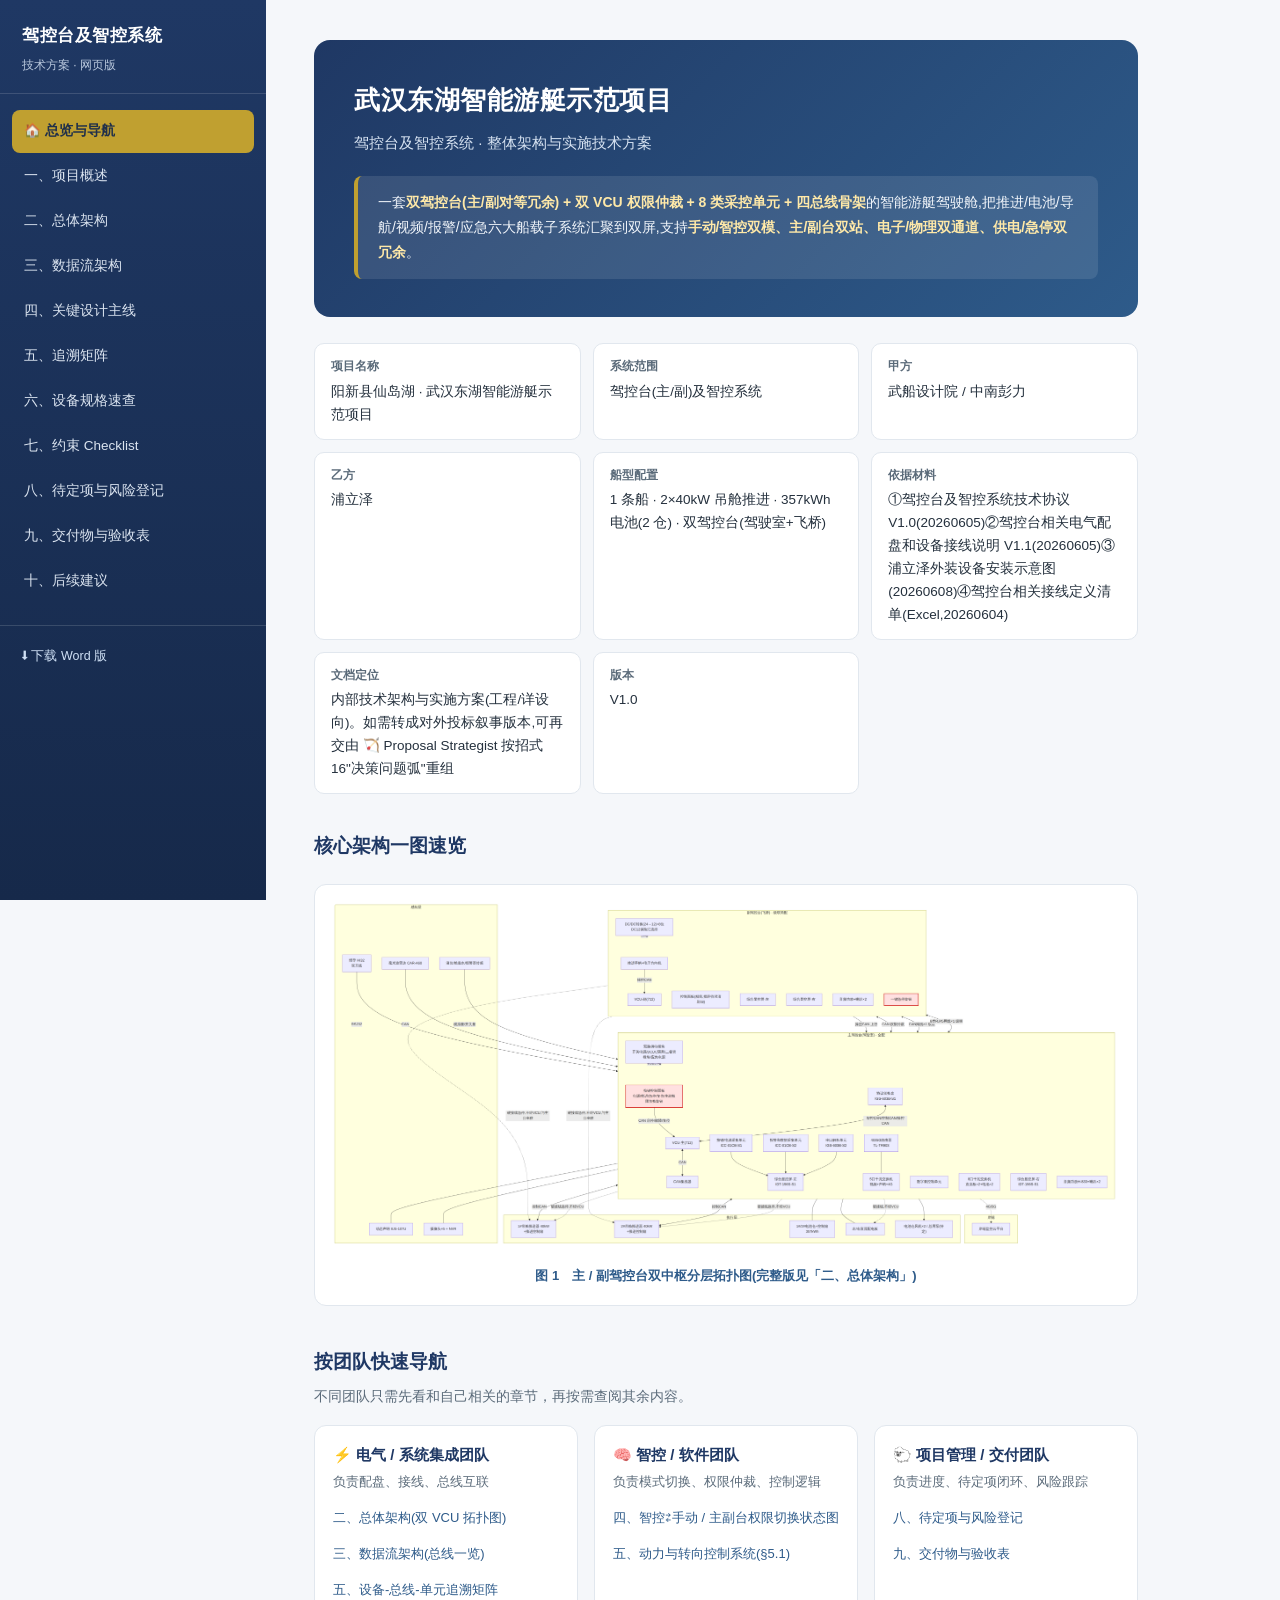
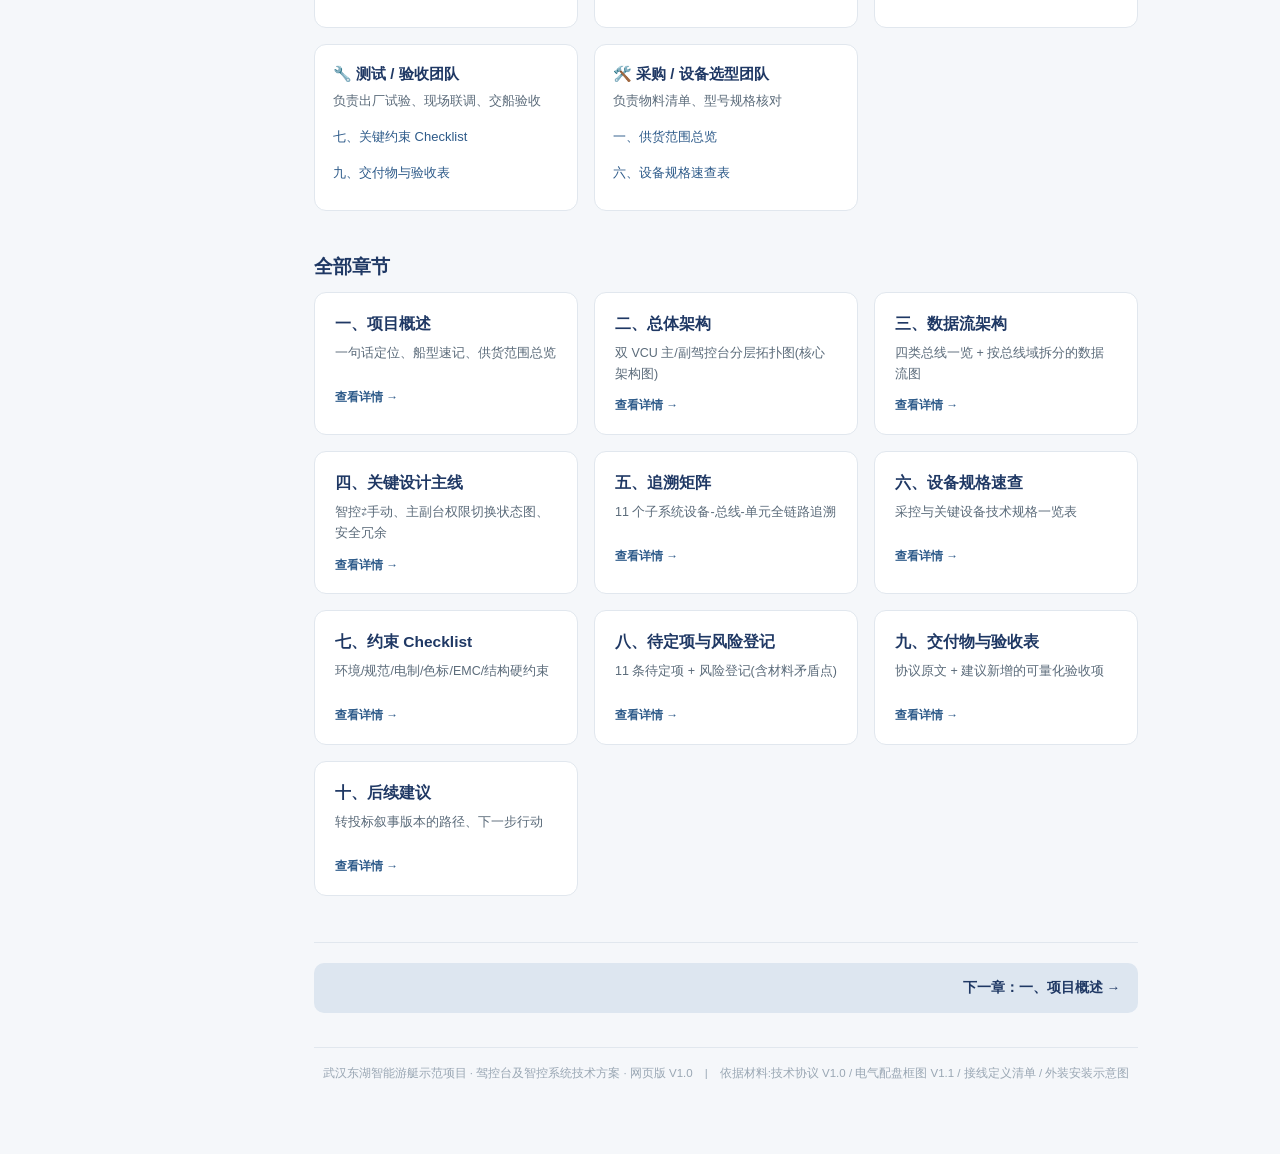
<file: projects/武汉东湖智能游艇示范项目/web/index.html>
<!DOCTYPE html>
<html lang="zh-CN">
<head>
<meta charset="UTF-8">
<meta name="viewport" content="width=device-width, initial-scale=1.0">
<title>总览 · 驾控台及智控系统技术方案</title>
<link rel="stylesheet" href="assets/style.css">
</head>
<body>
<input type="checkbox" id="nav-toggle" class="nav-toggle-checkbox">
<label for="nav-toggle" class="nav-toggle-btn" aria-label="打开导航">☰ 目录</label>

<aside class="sidebar">
  <div class="brand">
    <div class="brand-title">驾控台及智控系统</div>
    <div class="brand-sub">技术方案 · 网页版</div>
  </div>
  <nav class="chapter-nav">
    <a class="nav-link active" href="index.html">🏠 总览与导航</a>
    <a class="nav-link " href="01-项目概述.html">一、项目概述</a>
    <a class="nav-link " href="02-总体架构.html">二、总体架构</a>
    <a class="nav-link " href="03-数据流架构.html">三、数据流架构</a>
    <a class="nav-link " href="04-关键设计主线.html">四、关键设计主线</a>
    <a class="nav-link " href="05-追溯矩阵.html">五、追溯矩阵</a>
    <a class="nav-link " href="06-设备规格速查.html">六、设备规格速查</a>
    <a class="nav-link " href="07-约束checklist.html">七、约束 Checklist</a>
    <a class="nav-link " href="08-待定项与风险.html">八、待定项与风险登记</a>
    <a class="nav-link " href="09-交付物与验收.html">九、交付物与验收表</a>
    <a class="nav-link " href="10-后续建议.html">十、后续建议</a>
  </nav>
  <div class="sidebar-footer">
    <a href="../驾控台及智控系统-技术方案.docx">⬇ 下载 Word 版</a>
  </div>
</aside>

<main class="content">
  
  
<div class="hero">
  <div class="hero-title">武汉东湖智能游艇示范项目</div>
  <div class="hero-sub">驾控台及智控系统 · 整体架构与实施技术方案</div>
  <blockquote class="hero-quote">一套<strong>双驾控台(主/副对等冗余) + 双 VCU 权限仲裁 + 8 类采控单元 + 四总线骨架</strong>的智能游艇驾驶舱,把推进/电池/导航/视频/报警/应急六大船载子系统汇聚到双屏,支持<strong>手动/智控双模、主/副台双站、电子/物理双通道、供电/急停双冗余</strong>。</blockquote>
</div>

<section class="facts-grid"><div class="fact"><div class="fact-k">项目名称</div><div class="fact-v">阳新县仙岛湖 · 武汉东湖智能游艇示范项目</div></div><div class="fact"><div class="fact-k">系统范围</div><div class="fact-v">驾控台(主/副)及智控系统</div></div><div class="fact"><div class="fact-k">甲方</div><div class="fact-v">武船设计院 / 中南彭力</div></div><div class="fact"><div class="fact-k">乙方</div><div class="fact-v">浦立泽</div></div><div class="fact"><div class="fact-k">船型配置</div><div class="fact-v">1 条船 · 2×40kW 吊舱推进 · 357kWh 电池(2 仓) · 双驾控台(驾驶室+飞桥)</div></div><div class="fact"><div class="fact-k">依据材料</div><div class="fact-v">①驾控台及智控系统技术协议 V1.0(20260605)②驾控台相关电气配盘和设备接线说明 V1.1(20260605)③浦立泽外装设备安装示意图(20260608)④驾控台相关接线定义清单(Excel,20260604)</div></div><div class="fact"><div class="fact-k">文档定位</div><div class="fact-v">内部技术架构与实施方案(工程/详设向)。如需转成对外投标叙事版本,可再交由 🏹 Proposal Strategist 按招式16"决策问题弧"重组</div></div><div class="fact"><div class="fact-k">版本</div><div class="fact-v">V1.0</div></div></section>

<section class="section-block">
  <h2 class="block-title">核心架构一图速览</h2>
  <figure class="diagram">
    <img src="assets/img/diagram1-hd.png" alt="主/副驾控台双中枢分层拓扑图" loading="lazy">
    <figcaption>图 1　主 / 副驾控台双中枢分层拓扑图(完整版见「二、总体架构」)</figcaption>
  </figure>
</section>

<section class="section-block">
  <h2 class="block-title">按团队快速导航</h2>
  <p class="block-hint">不同团队只需先看和自己相关的章节，再按需查阅其余内容。</p>
  <div class="team-grid"><div class="team-card"><div class="team-title">⚡ 电气 / 系统集成团队</div><div class="team-desc">负责配盘、接线、总线互联</div><ul class="team-links"><li><a href="02-总体架构.html">二、总体架构(双 VCU 拓扑图)</a></li><li><a href="03-数据流架构.html">三、数据流架构(总线一览)</a></li><li><a href="05-追溯矩阵.html">五、设备-总线-单元追溯矩阵</a></li></ul></div><div class="team-card"><div class="team-title">🧠 智控 / 软件团队</div><div class="team-desc">负责模式切换、权限仲裁、控制逻辑</div><ul class="team-links"><li><a href="04-关键设计主线.html">四、智控⇄手动 / 主副台权限切换状态图</a></li><li><a href="05-追溯矩阵.html">五、动力与转向控制系统(§5.1)</a></li></ul></div><div class="team-card"><div class="team-title">🐑 项目管理 / 交付团队</div><div class="team-desc">负责进度、待定项闭环、风险跟踪</div><ul class="team-links"><li><a href="08-待定项与风险.html">八、待定项与风险登记</a></li><li><a href="09-交付物与验收.html">九、交付物与验收表</a></li></ul></div><div class="team-card"><div class="team-title">🔧 测试 / 验收团队</div><div class="team-desc">负责出厂试验、现场联调、交船验收</div><ul class="team-links"><li><a href="07-约束checklist.html">七、关键约束 Checklist</a></li><li><a href="09-交付物与验收.html">九、交付物与验收表</a></li></ul></div><div class="team-card"><div class="team-title">🛠️ 采购 / 设备选型团队</div><div class="team-desc">负责物料清单、型号规格核对</div><ul class="team-links"><li><a href="01-项目概述.html">一、供货范围总览</a></li><li><a href="06-设备规格速查.html">六、设备规格速查表</a></li></ul></div></div>
</section>

<section class="section-block">
  <h2 class="block-title">全部章节</h2>
  <div class="chapter-grid"><a class="chapter-card" href="01-项目概述.html"><div class="card-title">一、项目概述</div><div class="card-desc">一句话定位、船型速记、供货范围总览</div><div class="card-arrow">查看详情 →</div></a><a class="chapter-card" href="02-总体架构.html"><div class="card-title">二、总体架构</div><div class="card-desc">双 VCU 主/副驾控台分层拓扑图(核心架构图)</div><div class="card-arrow">查看详情 →</div></a><a class="chapter-card" href="03-数据流架构.html"><div class="card-title">三、数据流架构</div><div class="card-desc">四类总线一览 + 按总线域拆分的数据流图</div><div class="card-arrow">查看详情 →</div></a><a class="chapter-card" href="04-关键设计主线.html"><div class="card-title">四、关键设计主线</div><div class="card-desc">智控⇄手动、主副台权限切换状态图、安全冗余</div><div class="card-arrow">查看详情 →</div></a><a class="chapter-card" href="05-追溯矩阵.html"><div class="card-title">五、追溯矩阵</div><div class="card-desc">11 个子系统设备-总线-单元全链路追溯</div><div class="card-arrow">查看详情 →</div></a><a class="chapter-card" href="06-设备规格速查.html"><div class="card-title">六、设备规格速查</div><div class="card-desc">采控与关键设备技术规格一览表</div><div class="card-arrow">查看详情 →</div></a><a class="chapter-card" href="07-约束checklist.html"><div class="card-title">七、约束 Checklist</div><div class="card-desc">环境/规范/电制/色标/EMC/结构硬约束</div><div class="card-arrow">查看详情 →</div></a><a class="chapter-card" href="08-待定项与风险.html"><div class="card-title">八、待定项与风险登记</div><div class="card-desc">11 条待定项 + 风险登记(含材料矛盾点)</div><div class="card-arrow">查看详情 →</div></a><a class="chapter-card" href="09-交付物与验收.html"><div class="card-title">九、交付物与验收表</div><div class="card-desc">协议原文 + 建议新增的可量化验收项</div><div class="card-arrow">查看详情 →</div></a><a class="chapter-card" href="10-后续建议.html"><div class="card-title">十、后续建议</div><div class="card-desc">转投标叙事版本的路径、下一步行动</div><div class="card-arrow">查看详情 →</div></a></div>
</section>

  <div class="prevnext"><a class="pn-btn pn-next" href="01-项目概述.html">下一章：一、项目概述 →</a></div>
  <footer class="page-footer">
    武汉东湖智能游艇示范项目 · 驾控台及智控系统技术方案 · 网页版 V1.0　|　依据材料:技术协议 V1.0 / 电气配盘框图 V1.1 / 接线定义清单 / 外装安装示意图
  </footer>
</main>
</body>
</html>
</file>
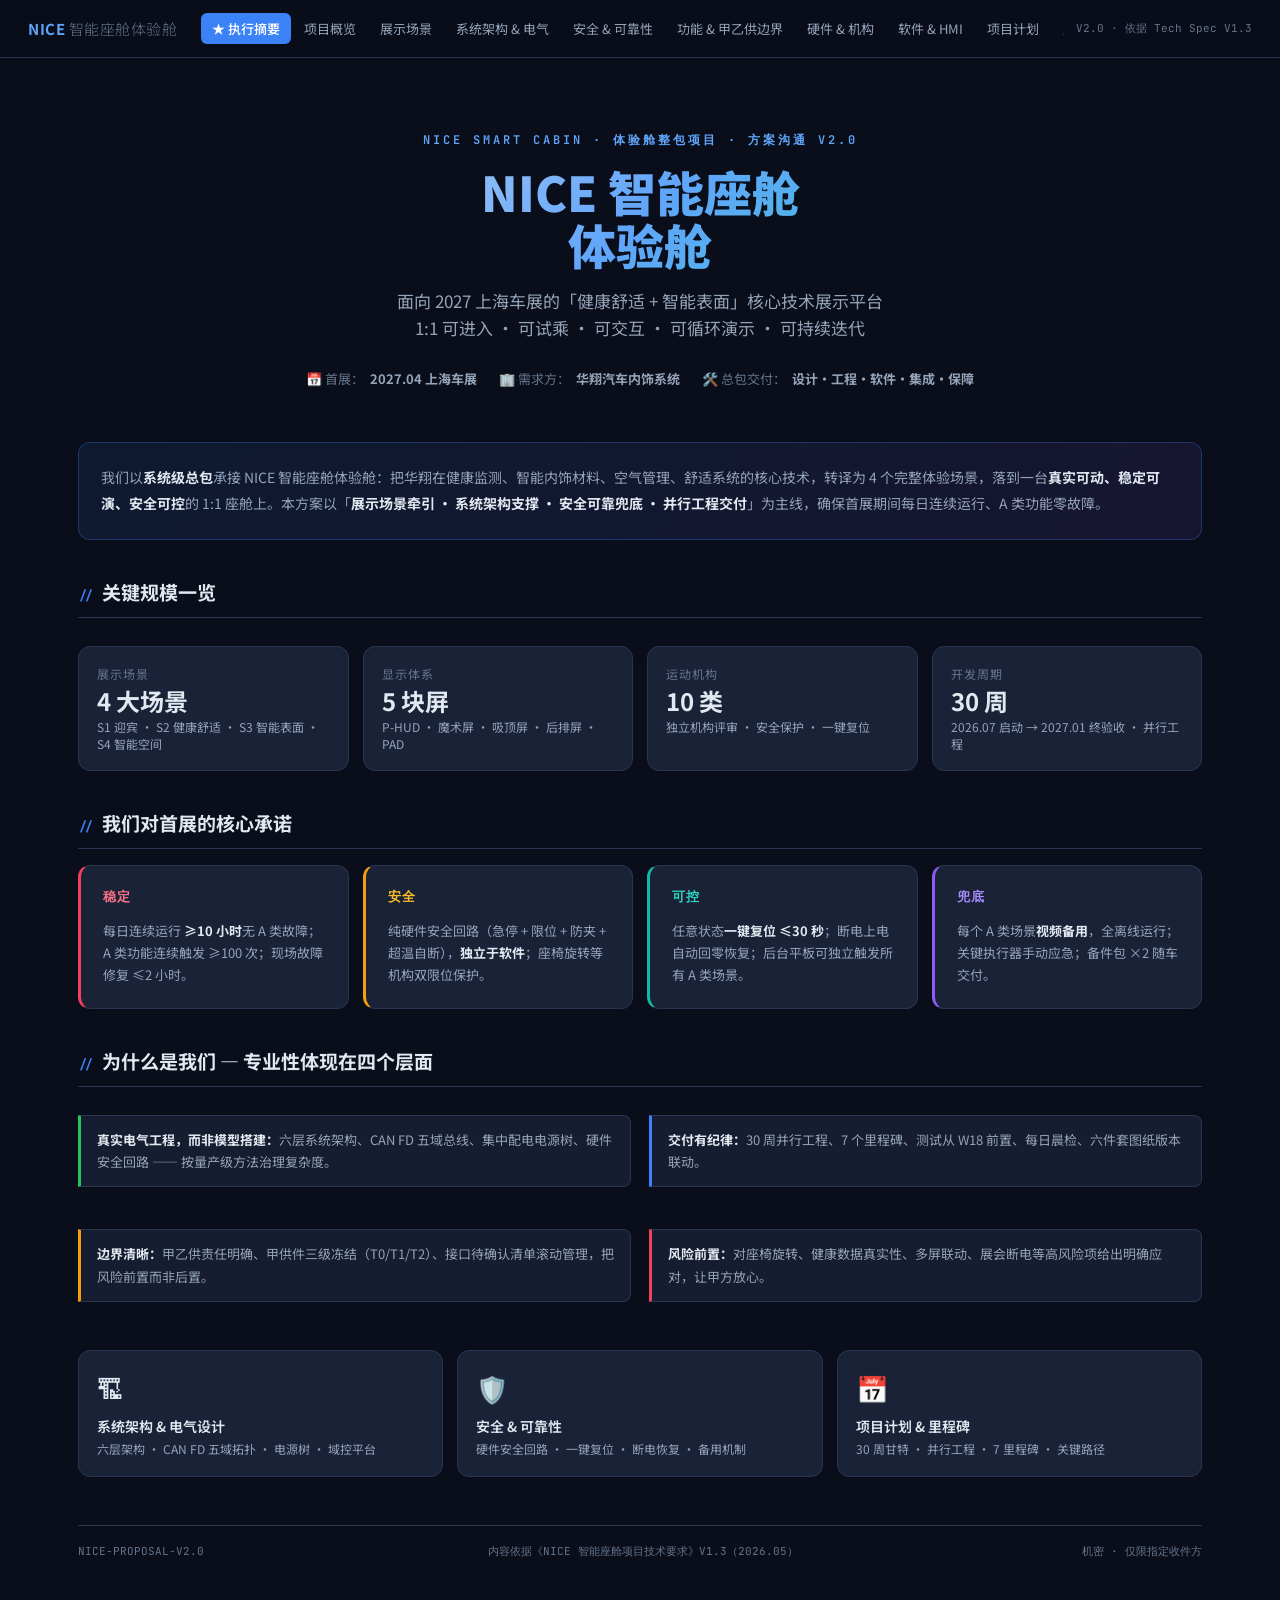
<file: NICE-智能座舱-方案沟通-V2.0.html>
<!DOCTYPE html>
<html lang="zh-CN">
<head>
<meta charset="UTF-8">
<meta name="viewport" content="width=device-width, initial-scale=1.0">
<title>NICE 智能座舱 — 体验舱整包方案沟通 V2.0</title>
<link href="https://fonts.googleapis.com/css2?family=Noto+Sans+SC:wght@300;400;500;700;900&family=Inter:wght@300;400;600;700&family=JetBrains+Mono:wght@400;600&display=swap" rel="stylesheet">
<style>
  :root{
    --bg:#0a0e1a;--bg2:#0f1525;--bg3:#161d30;--card:#1a2238;--card2:#1e2840;
    --border:#2a3550;--border2:#3a4a6a;--accent:#3b82f6;--accent2:#60a5fa;--accent3:#93c5fd;
    --teal:#14b8a6;--teal2:#2dd4bf;--amber:#f59e0b;--amber2:#fbbf24;--rose:#f43f5e;--rose2:#fb7185;
    --violet:#8b5cf6;--violet2:#a78bfa;--green:#22c55e;--green2:#4ade80;
    --text:#e2e8f0;--text2:#94a3b8;--text3:#64748b;
  }
  *{box-sizing:border-box;margin:0;padding:0}
  body{font-family:'Noto Sans SC','Inter',sans-serif;background:var(--bg);color:var(--text);min-height:100vh;overflow-x:hidden}
  /* NAV */
  .navbar{position:fixed;top:0;left:0;right:0;z-index:1000;background:rgba(10,14,26,.92);backdrop-filter:blur(16px);border-bottom:1px solid var(--border);display:flex;align-items:center;padding:0 28px;height:58px;gap:4px}
  .nav-logo{font-weight:700;font-size:15px;color:var(--accent2);margin-right:20px;letter-spacing:.5px;white-space:nowrap}
  .nav-logo span{color:var(--text3);font-weight:300}
  .nav-links{display:flex;gap:2px;flex:1;overflow-x:auto;scrollbar-width:none}
  .nav-links::-webkit-scrollbar{display:none}
  .nav-btn{background:none;border:none;color:var(--text2);font-family:'Noto Sans SC',sans-serif;font-size:13px;padding:6px 11px;border-radius:6px;cursor:pointer;white-space:nowrap;transition:all .2s}
  .nav-btn:hover{background:var(--card);color:var(--text)}
  .nav-btn.active{background:var(--accent);color:#fff;font-weight:500}
  .nav-ver{font-size:11px;color:var(--text3);font-family:'JetBrains Mono',monospace;white-space:nowrap;margin-left:8px}
  /* PAGE */
  .page{display:none;padding-top:78px;min-height:100vh}
  .page.active{display:block;animation:fade .4s ease}
  @keyframes fade{from{opacity:0;transform:translateY(6px)}to{opacity:1;transform:none}}
  .page-container{max-width:1180px;margin:0 auto;padding:0 28px 72px}
  .page-header{padding:36px 0 28px;border-bottom:1px solid var(--border);margin-bottom:36px}
  .page-tag{font-size:11px;font-weight:600;letter-spacing:2px;text-transform:uppercase;color:var(--accent);margin-bottom:8px;font-family:'JetBrains Mono',monospace}
  .page-title{font-size:30px;font-weight:900;line-height:1.2;margin-bottom:12px}
  .page-subtitle{font-size:15px;color:var(--text2);line-height:1.65;max-width:760px}
  /* CARDS / GRID */
  .card{background:var(--card);border:1px solid var(--border);border-radius:12px;padding:22px}
  .card-title{font-size:13px;font-weight:600;color:var(--text2);text-transform:uppercase;letter-spacing:1px;margin-bottom:14px;font-family:'JetBrains Mono',monospace}
  .grid-2{display:grid;grid-template-columns:1fr 1fr;gap:18px}
  .grid-3{display:grid;grid-template-columns:repeat(3,1fr);gap:18px}
  .grid-4{display:grid;grid-template-columns:repeat(4,1fr);gap:14px}
  @media(max-width:900px){.grid-3,.grid-4{grid-template-columns:1fr 1fr}.grid-2{grid-template-columns:1fr}}
  .stat-card{background:var(--card);border:1px solid var(--border);border-radius:12px;padding:18px}
  .stat-label{font-size:12px;color:var(--text3);margin-bottom:6px;text-transform:uppercase;letter-spacing:1px}
  .stat-value{font-size:24px;font-weight:700;line-height:1.05}
  .stat-sub{font-size:12px;color:var(--text2);margin-top:5px}
  .section-title{font-size:19px;font-weight:700;margin:38px 0 16px;padding-bottom:12px;border-bottom:1px solid var(--border)}
  .section-title::before{content:'// ';color:var(--accent);font-family:'JetBrains Mono',monospace;font-size:13px}
  /* BADGE */
  .badge{display:inline-flex;align-items:center;gap:4px;padding:3px 10px;border-radius:20px;font-size:11px;font-weight:600;letter-spacing:.5px}
  .badge-A{background:rgba(239,68,68,.15);color:var(--rose2);border:1px solid rgba(239,68,68,.3)}
  .badge-B{background:rgba(245,158,11,.15);color:var(--amber2);border:1px solid rgba(245,158,11,.3)}
  .badge-C{background:rgba(59,130,246,.15);color:var(--accent3);border:1px solid rgba(59,130,246,.3)}
  .badge-green{background:rgba(34,197,94,.12);color:var(--green2);border:1px solid rgba(34,197,94,.25)}
  .badge-violet{background:rgba(139,92,246,.12);color:var(--violet2);border:1px solid rgba(139,92,246,.25)}
  .badge-teal{background:rgba(20,184,166,.12);color:var(--teal2);border:1px solid rgba(20,184,166,.25)}
  /* TABLE */
  .table-wrap{overflow-x:auto;border-radius:10px;border:1px solid var(--border)}
  table{width:100%;border-collapse:collapse;font-size:13px}
  th{background:var(--bg3);color:var(--text2);font-weight:600;text-align:left;padding:11px 14px;border-bottom:1px solid var(--border);white-space:nowrap}
  td{padding:9px 14px;border-bottom:1px solid var(--border);color:var(--text);vertical-align:top;line-height:1.5}
  tr:last-child td{border-bottom:none}
  tr:hover td{background:rgba(59,130,246,.04)}
  .proto-tag{display:inline-block;padding:2px 8px;border-radius:4px;font-size:11px;font-family:'JetBrains Mono',monospace;font-weight:600;background:rgba(59,130,246,.15);color:var(--accent3);border:1px solid rgba(59,130,246,.2)}
  .info-block{background:var(--bg3);border:1px solid var(--border);border-left:3px solid var(--accent);border-radius:0 8px 8px 0;padding:13px 16px;margin:12px 0;font-size:13px;color:var(--text2);line-height:1.7}
  .info-block.warn{border-left-color:var(--amber)}.info-block.danger{border-left-color:var(--rose)}.info-block.success{border-left-color:var(--green)}
  .info-block strong{color:var(--text)}
  .highlight-box{background:linear-gradient(135deg,rgba(59,130,246,.1),rgba(139,92,246,.1));border:1px solid rgba(59,130,246,.3);border-radius:12px;padding:22px;margin:18px 0}
  .step-list{list-style:none}
  .step-list li{display:flex;gap:12px;align-items:flex-start;padding:8px 0;border-bottom:1px solid var(--border);font-size:13px;color:var(--text2);line-height:1.5}
  .step-list li:last-child{border-bottom:none}
  .step-num{min-width:22px;height:22px;background:var(--accent);color:#fff;border-radius:50%;display:flex;align-items:center;justify-content:center;font-size:11px;font-weight:600;flex-shrink:0;margin-top:1px}
  .scene-card{border-radius:14px;border:1px solid var(--border);overflow:hidden;background:var(--card);margin-bottom:22px}
  .scene-header{padding:18px 22px 14px;background:linear-gradient(135deg,var(--bg3),var(--card2));border-bottom:1px solid var(--border);display:flex;align-items:center;gap:14px}
  .scene-icon{width:42px;height:42px;border-radius:10px;display:flex;align-items:center;justify-content:center;font-size:21px}
  .scene-num{font-size:11px;font-family:'JetBrains Mono',monospace;color:var(--text3);font-weight:600}
  .scene-name{font-size:17px;font-weight:700}
  .scene-body{padding:18px 22px}
  /* HERO / EXEC */
  .hero{text-align:center;padding:54px 0 36px}
  .hero-eyebrow{font-size:12px;font-weight:600;letter-spacing:3px;text-transform:uppercase;color:var(--accent2);margin-bottom:16px;font-family:'JetBrains Mono',monospace}
  .hero-title{font-size:48px;font-weight:900;line-height:1.1;margin-bottom:16px;background:linear-gradient(135deg,#e2e8f0,#60a5fa,#2dd4bf);-webkit-background-clip:text;-webkit-text-fill-color:transparent;background-clip:text}
  .hero-sub{font-size:17px;color:var(--text2);max-width:660px;margin:0 auto 28px;line-height:1.6}
  .hero-meta{display:flex;justify-content:center;gap:22px;flex-wrap:wrap;font-size:13px;color:var(--text3)}
  .hero-meta span{display:flex;align-items:center;gap:6px}.hero-meta strong{color:var(--text2)}
  .commit-grid{display:grid;grid-template-columns:repeat(4,1fr);gap:14px;margin:28px 0}
  @media(max-width:900px){.commit-grid,.quick-nav{grid-template-columns:1fr 1fr!important}}
  .quick-nav{display:grid;grid-template-columns:repeat(3,1fr);gap:14px;margin:36px 0}
  .qn-card{background:var(--card);border:1px solid var(--border);border-radius:12px;padding:18px;cursor:pointer;transition:all .2s;text-align:left}
  .qn-card:hover{border-color:var(--accent);background:var(--card2);transform:translateY(-2px)}
  .qn-icon{font-size:26px;margin-bottom:10px}.qn-title{font-size:14px;font-weight:600;margin-bottom:4px}.qn-desc{font-size:12px;color:var(--text2);line-height:1.5}
  /* TOPOLOGY DIAGRAM */
  .topo{display:flex;flex-direction:column;gap:10px;margin:8px 0 4px}
  .topo-band{border:1px solid var(--border);border-radius:10px;padding:12px 14px;display:grid;grid-template-columns:120px 1fr;gap:14px;align-items:center;background:var(--card)}
  .topo-band .lyr{font-size:12px;font-weight:700;font-family:'JetBrains Mono',monospace}
  .topo-nodes{display:flex;gap:8px;flex-wrap:wrap}
  .node{background:var(--card2);border:1px solid var(--border2);border-radius:7px;padding:6px 11px;font-size:12px;color:var(--text);white-space:nowrap}
  .node.dc{background:rgba(139,92,246,.16);border-color:var(--violet)}
  .node.safe{background:rgba(244,63,94,.14);border-color:var(--rose)}
  .arrow-down{text-align:center;color:var(--text3);font-size:15px;line-height:1}
  .can-cols{display:grid;grid-template-columns:repeat(5,1fr);gap:8px}
  @media(max-width:900px){.can-cols{grid-template-columns:1fr 1fr}.topo-band{grid-template-columns:1fr}}
  .can-col{border:1px solid var(--border);border-radius:9px;overflow:hidden;background:var(--bg3)}
  .can-head{padding:7px 10px;font-size:11px;font-weight:700;font-family:'JetBrains Mono',monospace;color:#fff}
  .can-body{padding:8px;display:flex;flex-direction:column;gap:5px}
  .can-body .n{font-size:11px;color:var(--text2);background:var(--card);border:1px solid var(--border);border-radius:5px;padding:4px 7px;line-height:1.3}
  .safe-rail{border:1px dashed var(--rose);border-radius:10px;padding:12px 14px;background:rgba(244,63,94,.05)}
  /* POWER TREE */
  .pwr{display:grid;grid-template-columns:140px 1fr;gap:10px;align-items:start}
  @media(max-width:700px){.pwr{grid-template-columns:1fr}}
  .pwr-src{background:rgba(34,197,94,.1);border:1px solid var(--green);border-radius:9px;padding:12px;font-size:12px;text-align:center;align-self:center}
  .pwr-rails{display:flex;flex-direction:column;gap:8px}
  .pwr-rail{display:grid;grid-template-columns:120px 1fr;gap:10px;align-items:center;border:1px solid var(--border);border-radius:8px;padding:9px 11px;background:var(--card)}
  .pwr-v{font-family:'JetBrains Mono',monospace;font-weight:700;font-size:13px}
  .pwr-load{font-size:12px;color:var(--text2);line-height:1.4}
  /* GANTT */
  .gantt-wrap{overflow-x:auto;border:1px solid var(--border);border-radius:10px;background:var(--bg3)}
  .gantt{min-width:920px;font-size:11px}
  .gantt-head,.gantt-row{display:grid;grid-template-columns:130px repeat(30,1fr)}
  .gantt-head>div{padding:6px 2px;text-align:center;color:var(--text3);font-family:'JetBrains Mono',monospace;border-bottom:1px solid var(--border);border-left:1px solid rgba(42,53,80,.5)}
  .gantt-head>div:first-child{text-align:left;padding-left:10px;border-left:none}
  .gantt-month{display:grid;grid-template-columns:130px repeat(30,1fr);background:var(--bg2)}
  .gantt-month>div{padding:5px 2px;text-align:center;font-size:10px;color:var(--accent2);border-left:1px solid rgba(42,53,80,.4)}
  .gantt-month>div:first-child{border-left:none}
  .gantt-row{align-items:center;border-bottom:1px solid rgba(42,53,80,.45);min-height:30px}
  .gantt-row .lbl{padding:5px 10px;font-size:12px;color:var(--text);font-weight:500}
  .gbar{height:13px;border-radius:4px;margin:0 1px;align-self:center}
  .gms{height:0;position:relative}
  .gms .dia{position:relative;width:11px;height:11px;background:var(--amber);transform:rotate(45deg);margin:0 auto;border:1.5px solid var(--bg)}
  .ms-tip{font-size:10px;color:var(--amber2);text-align:center;margin-top:14px;font-family:'JetBrains Mono',monospace;white-space:nowrap}
  .checklist{list-style:none}
  .checklist li{display:flex;gap:10px;padding:7px 0;font-size:13px;color:var(--text2);border-bottom:1px solid var(--border);align-items:flex-start}
  .checklist li:last-child{border-bottom:none}
  .checklist li::before{content:'✓';color:var(--green2);font-size:12px;flex-shrink:0;margin-top:1px}
  .flow-col{display:flex;flex-direction:column;gap:7px}
  .flow-box{background:var(--card2);border:1px solid var(--border);border-radius:8px;padding:9px 13px;font-size:12px;color:var(--text);text-align:center}
  .foot{margin-top:48px;padding-top:18px;border-top:1px solid var(--border);font-size:11px;color:var(--text3);font-family:'JetBrains Mono',monospace;display:flex;justify-content:space-between;flex-wrap:wrap;gap:8px}
  ::-webkit-scrollbar{width:6px;height:6px}::-webkit-scrollbar-track{background:var(--bg)}::-webkit-scrollbar-thumb{background:var(--border2);border-radius:3px}
  @media(max-width:768px){.navbar{padding:0 14px}.page-container{padding:0 14px 48px}.hero-title{font-size:30px}}
</style>
</head>
<body>

<nav class="navbar">
  <div class="nav-logo">NICE <span>智能座舱体验舱</span></div>
  <div class="nav-links">
    <button class="nav-btn active" onclick="show('exec',this)">★ 执行摘要</button>
    <button class="nav-btn" onclick="show('over',this)">项目概览</button>
    <button class="nav-btn" onclick="show('scenes',this)">展示场景</button>
    <button class="nav-btn" onclick="show('arch',this)">系统架构 & 电气</button>
    <button class="nav-btn" onclick="show('safe',this)">安全 & 可靠性</button>
    <button class="nav-btn" onclick="show('func',this)">功能 & 甲乙供边界</button>
    <button class="nav-btn" onclick="show('hw',this)">硬件 & 机构</button>
    <button class="nav-btn" onclick="show('sw',this)">软件 & HMI</button>
    <button class="nav-btn" onclick="show('plan',this)">项目计划</button>
    <button class="nav-btn" onclick="show('quality',this)">质量 & 保障</button>
    <button class="nav-btn" onclick="show('risk',this)">风险管理</button>
  </div>
  <div class="nav-ver">V2.0 · 依据 Tech&nbsp;Spec&nbsp;V1.3</div>
</nav>

<!-- ===== EXEC SUMMARY ===== -->
<div id="page-exec" class="page active">
  <div class="page-container">
    <div class="hero">
      <div class="hero-eyebrow">NICE Smart Cabin · 体验舱整包项目 · 方案沟通 V2.0</div>
      <h1 class="hero-title">NICE 智能座舱<br>体验舱</h1>
      <p class="hero-sub">面向 2027 上海车展的「健康舒适 + 智能表面」核心技术展示平台<br>1:1 可进入 · 可试乘 · 可交互 · 可循环演示 · 可持续迭代</p>
      <div class="hero-meta">
        <span>📅 首展：<strong>2027.04 上海车展</strong></span>
        <span>🏢 需求方：<strong>华翔汽车内饰系统</strong></span>
        <span>🛠️ 总包交付：<strong>设计·工程·软件·集成·保障</strong></span>
      </div>
    </div>

    <div class="highlight-box">
      <p style="font-size:14px;line-height:1.85;color:var(--text2)">
      我们以<strong style="color:var(--text)">系统级总包</strong>承接 NICE 智能座舱体验舱：把华翔在健康监测、智能内饰材料、空气管理、舒适系统的核心技术，转译为 4 个完整体验场景，落到一台<strong style="color:var(--text)">真实可动、稳定可演、安全可控</strong>的 1:1 座舱上。本方案以「<strong style="color:var(--text)">展示场景牵引 · 系统架构支撑 · 安全可靠兜底 · 并行工程交付</strong>」为主线，确保首展期间每日连续运行、A 类功能零故障。
      </p>
    </div>

    <div class="section-title">关键规模一览</div>
    <div class="commit-grid">
      <div class="stat-card"><div class="stat-label">展示场景</div><div class="stat-value">4 大场景</div><div class="stat-sub">S1 迎宾 · S2 健康舒适 · S3 智能表面 · S4 智能空间</div></div>
      <div class="stat-card"><div class="stat-label">显示体系</div><div class="stat-value">5 块屏</div><div class="stat-sub">P-HUD · 魔术屏 · 吸顶屏 · 后排屏 · PAD</div></div>
      <div class="stat-card"><div class="stat-label">运动机构</div><div class="stat-value">10 类</div><div class="stat-sub">独立机构评审 · 安全保护 · 一键复位</div></div>
      <div class="stat-card"><div class="stat-label">开发周期</div><div class="stat-value">30 周</div><div class="stat-sub">2026.07 启动 → 2027.01 终验收 · 并行工程</div></div>
    </div>

    <div class="section-title">我们对首展的核心承诺</div>
    <div class="grid-4">
      <div class="card" style="border-left:3px solid var(--rose)"><div class="card-title" style="color:var(--rose2)">稳定</div><p style="font-size:13px;color:var(--text2);line-height:1.7">每日连续运行 <strong style="color:var(--text)">≥10 小时</strong>无 A 类故障；A 类功能连续触发 ≥100 次；现场故障修复 ≤2 小时。</p></div>
      <div class="card" style="border-left:3px solid var(--amber)"><div class="card-title" style="color:var(--amber2)">安全</div><p style="font-size:13px;color:var(--text2);line-height:1.7">纯硬件安全回路（急停 + 限位 + 防夹 + 超温自断），<strong style="color:var(--text)">独立于软件</strong>；座椅旋转等机构双限位保护。</p></div>
      <div class="card" style="border-left:3px solid var(--teal)"><div class="card-title" style="color:var(--teal2)">可控</div><p style="font-size:13px;color:var(--text2);line-height:1.7">任意状态<strong style="color:var(--text)">一键复位 ≤30 秒</strong>；断电上电自动回零恢复；后台平板可独立触发所有 A 类场景。</p></div>
      <div class="card" style="border-left:3px solid var(--violet)"><div class="card-title" style="color:var(--violet2)">兜底</div><p style="font-size:13px;color:var(--text2);line-height:1.7">每个 A 类场景<strong style="color:var(--text)">视频备用</strong>，全离线运行；关键执行器手动应急；备件包 ×2 随车交付。</p></div>
    </div>

    <div class="section-title">为什么是我们 — 专业性体现在四个层面</div>
    <div class="grid-2">
      <div class="info-block success"><strong>真实电气工程，而非模型搭建：</strong>六层系统架构、CAN FD 五域总线、集中配电电源树、硬件安全回路 —— 按量产级方法治理复杂度。</div>
      <div class="info-block"><strong>交付有纪律：</strong>30 周并行工程、7 个里程碑、测试从 W18 前置、每日晨检、六件套图纸版本联动。</div>
      <div class="info-block warn"><strong>边界清晰：</strong>甲乙供责任明确、甲供件三级冻结（T0/T1/T2）、接口待确认清单滚动管理，把风险前置而非后置。</div>
      <div class="info-block danger"><strong>风险前置：</strong>对座椅旋转、健康数据真实性、多屏联动、展会断电等高风险项给出明确应对，让甲方放心。</div>
    </div>

    <div class="quick-nav">
      <div class="qn-card" onclick="show('arch',document.querySelectorAll('.nav-btn')[3])"><div class="qn-icon">🏗</div><div class="qn-title">系统架构 & 电气设计</div><div class="qn-desc">六层架构 · CAN FD 五域拓扑 · 电源树 · 域控平台</div></div>
      <div class="qn-card" onclick="show('safe',document.querySelectorAll('.nav-btn')[4])"><div class="qn-icon">🛡️</div><div class="qn-title">安全 & 可靠性</div><div class="qn-desc">硬件安全回路 · 一键复位 · 断电恢复 · 备用机制</div></div>
      <div class="qn-card" onclick="show('plan',document.querySelectorAll('.nav-btn')[8])"><div class="qn-icon">📅</div><div class="qn-title">项目计划 & 里程碑</div><div class="qn-desc">30 周甘特 · 并行工程 · 7 里程碑 · 关键路径</div></div>
    </div>
    <div class="foot"><span>NICE-PROPOSAL-V2.0</span><span>内容依据《NICE 智能座舱项目技术要求》V1.3（2026.05）</span><span>机密 · 仅限指定收件方</span></div>
  </div>
</div>

<!-- ===== OVERVIEW ===== -->
<div id="page-over" class="page">
  <div class="page-container">
    <div class="page-header"><div class="page-tag">CHAPTER 01</div><h2 class="page-title">项目背景与技术路径</h2>
      <p class="page-subtitle">NICE 智能座舱体验舱是华翔面向 2027 上海车展及后续全球车展打造的核心技术展示平台，并将持续迭代。我们以系统级总包方式，把核心零部件技术整合为可进入、可交互、可循环演示的 1:1 体验舱。</p></div>

    <div class="section-title">「健康舒适 + 智能表面」主题转译</div>
    <div class="highlight-box" style="background:linear-gradient(135deg,rgba(20,184,166,.08),rgba(59,130,246,.08));border-color:rgba(20,184,166,.3)">
      <p style="font-size:13px;line-height:1.85;color:var(--text2)">技术实现路径：<strong style="color:var(--text)">甲供核心技术输入 → 主题转译 → 4 大场景编排 → 软硬件系统集成 → 多模态交互 → 展示脚本与动画 → 体验舱制作 → 展会交付运维</strong>。在电子电器层面，建立以<strong style="color:var(--text)">域控制器为核心、CAN FD 为主干</strong>的控制架构；在软件层面，开发多屏 HMI、场景引擎、健康数据可视化、语音交互、后台调试与一键复位；在保障层面，通过视频备用、后台触发、手动应急、备件与驻场确保首展稳定。</p>
    </div>

    <div class="section-title">4 大展示场景</div>
    <div class="table-wrap">
      <table><thead><tr><th>场景</th><th>名称</th><th>优先级</th><th>核心展示技术</th></tr></thead><tbody>
        <tr><td><strong>S1</strong></td><td>迎宾场景</td><td><span class="badge badge-green">P0 首展必有</span></td><td>P-HUD 星河迎宾 · 氛围灯迎宾序列 · 星空天幕 · 发光字标</td></tr>
        <tr><td><strong>S2</strong></td><td>健康舒适场景</td><td><span class="badge badge-green">P0 首展必有</span></td><td>健康监测（传感+可视化）· 零重力座椅 · 全车加热 · 空调净化</td></tr>
        <tr><td><strong>S3</strong></td><td>智能表面场景</td><td><span class="badge badge-teal">P1 重点展示</span></td><td>IMSE 膜激活 · 自发光缝线 · 屏幕消隐内饰一体化</td></tr>
        <tr><td><strong>S4</strong></td><td>智能空间场景</td><td><span class="badge badge-teal">P1 重点展示</span></td><td>Console Body1/2 · 方向盘收缩 · 座椅 180° 旋转 · 吸顶屏联动</td></tr>
      </tbody></table>
    </div>
    <div class="info-block"><strong>功能分级原则：</strong><span class="badge badge-A">A 类 必达</span> 真实硬件、稳定演示、不可替代（实现率 100%）；<span class="badge badge-B">B 类 增强</span> 实现主要效果、允许适度简化（≥90%，可用模拟数据，须书面确认）；<span class="badge badge-C">C 类 概念</span> 可用动画/样件/屏幕替代，预验收前确认边界。</div>

    <div class="section-title">模型形式定义</div>
    <div class="grid-3">
      <div class="card"><div class="card-title">形态</div><p style="font-size:13px;color:var(--text2);line-height:1.7">全舱 1:1，含完整外饰（前/后保/侧围/车顶/车门/尾门样式），可进入支持 4 人试乘。</p></div>
      <div class="card"><div class="card-title">座椅</div><p style="font-size:13px;color:var(--text2);line-height:1.7">前排 2 套（含 180° 旋转）+ 后排 2 套，合计 4 套零重力座椅。</p></div>
      <div class="card"><div class="card-title">边界</div><p style="font-size:13px;color:var(--text2);line-height:1.7">无实际尾门（仅样式）、车窗无升降、<strong>无底盘驱动系统</strong>；独立展台，可分拆运输，展馆安装 ≤8 小时。</p></div>
    </div>
  </div>
</div>

<!-- ===== SCENES ===== -->
<div id="page-scenes" class="page">
  <div class="page-container">
    <div class="page-header"><div class="page-tag">CHAPTER 02</div><h2 class="page-title">展示场景与体验脚本</h2>
      <p class="page-subtitle">每个场景构成「触发 → 系统响应 → 技术亮点 → 复位」完整闭环，覆盖 ≥2 种交互方式，并配套故事板、联动逻辑图、演示视频与验收用例。</p></div>

    <div class="scene-card">
      <div class="scene-header"><div class="scene-icon" style="background:rgba(251,191,36,.15)">🌟</div><div><div class="scene-num">SCENE 01 · P0</div><div class="scene-name">S1 — 迎宾场景</div></div><span class="badge badge-A" style="margin-left:auto">A 类 必达</span></div>
      <div class="scene-body">
        <div style="font-size:12px;color:var(--text3);margin-bottom:8px">触发：人体接近感应（毫米波/PIR）≤2m</div>
        <ul class="step-list">
          <li><span class="step-num">①</span>P-HUD 播放带字标星河迎宾动画（15–20 秒）→ 主界面</li>
          <li><span class="step-num">②</span>整车氛围灯迎宾序列：由外向内渐亮，暖白→品牌色，≥8 分区流水</li>
          <li><span class="step-num">③</span>发光字标点亮 + 星空天幕激活（光纤）</li>
          <li><span class="step-num">④</span>语音播报「您好，欢迎乘坐 NICE 智能座舱」</li>
        </ul>
        <div class="info-block success" style="margin-top:12px"><strong>备用演示：</strong>后台平板一键触发；迎宾动画视频备份；氛围灯可独立触发。</div>
      </div>
    </div>

    <div class="scene-card">
      <div class="scene-header"><div class="scene-icon" style="background:rgba(20,184,166,.15)">💚</div><div><div class="scene-num">SCENE 02 · P0</div><div class="scene-name">S2 — 健康舒适场景</div></div><span class="badge badge-A" style="margin-left:auto">A 类 必达</span></div>
      <div class="scene-body">
        <div style="font-size:12px;color:var(--text3);margin-bottom:8px">触发：主界面选「健康舒适」或语音「进入健康模式」</div>
        <ul class="step-list">
          <li><span class="step-num">①</span>健康监测开始采集（甲供摄像头数据源，乙方域控取流）</li>
          <li><span class="step-num">②</span>健康画面显示于魔术屏/PAD/吸顶屏：红外画面 + 心率/HRV/血压/血氧</li>
          <li><span class="step-num">③</span>座椅调整至零重力（靠背角 + 腿托同步联动）</li>
          <li><span class="step-num">④</span>全车加热膜激活（扶手/门板/头顶/地毯，分区控温，上限 70℃）</li>
          <li><span class="step-num">⑤</span>氛围灯切换健康色 + 空调富氧离子/花粉过滤</li>
        </ul>
        <div class="info-block" style="margin-top:12px"><strong>责任边界：</strong>健康数据算法、准确性与医学边界由甲供方负责；我方负责取流驱动、数据解析、可视化与场景联动。现场数据不稳时支持<strong>模拟数据备用模式</strong>。</div>
      </div>
    </div>

    <div class="scene-card">
      <div class="scene-header"><div class="scene-icon" style="background:rgba(139,92,246,.15)">✨</div><div><div class="scene-num">SCENE 03 · P1</div><div class="scene-name">S3 — 智能表面场景</div></div><span class="badge badge-teal" style="margin-left:auto">P1 重点</span></div>
      <div class="scene-body">
        <ul class="step-list">
          <li><span class="step-num">①</span>P-HUD/魔术屏/吸顶屏全部熄屏，体现「无屏即屏」消隐</li>
          <li><span class="step-num">②</span>星空顶关闭，扬声器下降收纳</li>
          <li><span class="step-num">③</span>IMSE 膜激活（隐藏触控 + 背光图案）</li>
          <li><span class="step-num">④</span>自发光缝线独立发光（独立控制，不与氛围灯联动）</li>
          <li><span class="step-num">⑤</span>多材质饰条（真木/真铝/碳纤维/金属拉丝）低亮度下呈质感</li>
        </ul>
        <div class="info-block warn" style="margin-top:12px"><strong>核心理念：</strong>以材料本身的光学与触觉特性展示华翔智能表面技术，与 S4 的机构运动形成对比。</div>
      </div>
    </div>

    <div class="scene-card">
      <div class="scene-header"><div class="scene-icon" style="background:rgba(59,130,246,.15)">🚀</div><div><div class="scene-num">SCENE 04 · P1</div><div class="scene-name">S4 — 智能空间场景</div></div><span class="badge badge-teal" style="margin-left:auto">P1 重点</span></div>
      <div class="scene-body">
        <ul class="step-list">
          <li><span class="step-num">①</span>Console Body1（旋转出）+ Body2（滑出）展开</li>
          <li><span class="step-num">②</span>方向盘收缩（向前/向上折叠），模拟 L4 接管</li>
          <li><span class="step-num">③</span>前排座椅旋转 180° 面向后排（电控，≤15 秒，有提示音）</li>
          <li><span class="step-num">④</span>吸顶屏旋转至播放位 + 后排控制屏接管 + P-HUD 切自动驾驶信息</li>
        </ul>
        <div class="info-block danger" style="margin-top:12px"><strong>安全要求：</strong>座椅旋转有限位 + 防夹保护、旋转过程有提示音；方向盘收缩机械 + 电气双限位；一键复位全程 ≤30 秒。</div>
      </div>
    </div>
  </div>
</div>

<!-- ===== ARCH & EE ===== -->
<div id="page-arch" class="page">
  <div class="page-container">
    <div class="page-header"><div class="page-tag">CHAPTER 03</div><h2 class="page-title">系统架构与电气设计</h2>
      <p class="page-subtitle">系统按「<strong>主域控 + 多子控制器 + 多屏 HMI + CAN FD 主干</strong>」的量产级方法治理。六层架构 + 五域 CAN FD + 集中配电电源树，确保各模块可独立调试、整体联动、一键复位、单节点故障不影响整体。</p></div>

    <div class="section-title">图 3-1 · 系统网络拓扑（六层 + 五域 CAN FD + 硬件安全回路）</div>
    <div class="topo">
      <div class="topo-band"><div class="lyr" style="color:var(--accent2)">演示/运维层</div><div class="topo-nodes"><span class="node">演示平板 · Wi-Fi 本地 AP</span><span class="node">后台调试 PC</span><span class="node safe">硬件复位按键</span></div></div>
      <div class="arrow-down">↓ TCP 心跳 + ACK</div>
      <div class="topo-band"><div class="lyr" style="color:var(--violet2)">中央控制层</div><div class="topo-nodes"><span class="node dc">域控制器（主控）· 多屏输出 · 5×CAN FD 网关 · 千兆以太网 · USB3 · Wi-Fi6/BT5</span><span class="node safe">运动安全协处理 MCU</span></div></div>
      <div class="arrow-down">↓</div>
      <div class="topo-band"><div class="lyr" style="color:var(--teal2)">显示/视频层</div><div class="topo-nodes"><span class="node">P-HUD（HDMI/LVDS）</span><span class="node">魔术屏 9″</span><span class="node">吸顶屏 20.5″</span><span class="node">后排屏 7″</span><span class="node">PAD · Wi-Fi</span><span class="node">健康/吸顶摄像头 · USB3/以太网</span></div></div>
      <div class="arrow-down">↓ CAN FD ≥5 Mbps</div>
      <div class="can-cols">
        <div class="can-col"><div class="can-head" style="background:var(--accent)">CAN-A 灯光</div><div class="can-body"><div class="n">氛围灯 ≥8 分区</div><div class="n">发光字标</div><div class="n">大灯</div></div></div>
        <div class="can-col"><div class="can-head" style="background:var(--teal)">CAN-B 座椅</div><div class="can-body"><div class="n">前排×2（含旋转）</div><div class="n">后排×2</div><div class="n">加热/通风/按摩</div></div></div>
        <div class="can-col"><div class="can-head" style="background:var(--violet)">CAN-C 机构</div><div class="can-body"><div class="n">Console B1/B2</div><div class="n">方向盘/手套箱</div><div class="n">无线充电/升降/遮阳/鞋清理</div></div></div>
        <div class="can-col"><div class="can-head" style="background:var(--amber)">CAN-D 舒适</div><div class="can-body"><div class="n">空调/香氛</div><div class="n">冰箱/吹风机</div><div class="n">垃圾桶/风机</div></div></div>
        <div class="can-col"><div class="can-head" style="background:var(--rose)">CAN-E 加热&健康</div><div class="can-body"><div class="n">加热膜分区(NTC)</div><div class="n">健康扶手×2</div></div></div>
      </div>
      <div class="arrow-down">↑ 状态/到位/温度/电流/限位反馈</div>
      <div class="safe-rail"><strong style="color:var(--rose2);font-size:12px">硬件安全回路（独立于软件）</strong><div class="topo-nodes" style="margin-top:8px"><span class="node safe">急停×3 → 安全继电器</span><span class="node safe">切断 48V/24V 机构动力</span><span class="node safe">每轴原点+双限位</span><span class="node safe">电流防夹</span><span class="node safe">加热超温自断 ≤70℃</span></div></div>
      <div class="info-block" style="margin-top:6px"><strong>甲供专控（预留接口）：</strong>IMSE 膜控制器 · 星空天幕光纤控制器 · 健康监测控制器 —— 接口与协议由华翔后期提供，拓扑按预留 CAN FD/以太网接口 + 占位节点处理。</div>
    </div>

    <div class="section-title">六层架构职责</div>
    <div class="table-wrap"><table><thead><tr><th>层级</th><th>组成</th><th>职责</th></tr></thead><tbody>
      <tr><td>演示/运维层</td><td>演示平板、后台调试 PC、硬件复位</td><td>场景触发、一键演示/复位、单功能调试、备用视频、断网降级</td></tr>
      <tr><td>中央控制层</td><td>域控制器（主控）+ 运动安全协处理 MCU</td><td>多屏 UI、场景编排、健康可视化、状态监控、一键复位、与安全回路握手</td></tr>
      <tr><td>显示/视频层</td><td>4 屏（HDMI/LVDS）+ PAD（Wi-Fi）+ 摄像头（USB3/以太网）</td><td>高带宽视频分发与采集，独立于 CAN 信令</td></tr>
      <tr><td>域总线层</td><td>CAN-A 灯光 / B 座椅 / C 机构 / D 舒适 / E 加热&健康</td><td>节点级实时控制指令与状态回传（CAN FD ≥5 Mbps）</td></tr>
      <tr><td>节点执行层</td><td>各控制板、驱动器、加热膜控制器、健康扶手节点</td><td>本地闭环执行、限位保护、故障上报</td></tr>
      <tr><td>配电安全层</td><td>PSU×5、PDU-A~E、安全继电器、急停回路</td><td>供电、分路熔断、硬件级安全切断</td></tr>
    </tbody></table></div>

    <div class="section-title">图 3-2 · 电源树（一进五出 · 集中配电 · 分路熔断）</div>
    <div class="pwr">
      <div class="pwr-src">AC 220V<br>市电/展馆电源<br><span style="color:var(--text3);font-size:11px">总开关 + 漏保 + 滤波防雷</span></div>
      <div class="pwr-rails">
        <div class="pwr-rail"><div class="pwr-v" style="color:var(--rose2)">48V / 30A</div><div class="pwr-load">大扭矩机构：座椅 180° 旋转伺服 ×2、Console B1/B2 主驱动 · <em>经安全继电器 + STO</em></div></div>
        <div class="pwr-rail"><div class="pwr-v" style="color:var(--amber2)">24V / 20A</div><div class="pwr-load">步进机构：方向盘/手套箱/无线充电/扬声器升降/吸顶屏旋转/遮阳帘/鞋清理 · <em>经安全继电器</em></div></div>
        <div class="pwr-rail"><div class="pwr-v" style="color:var(--teal2)">13V / 80A</div><div class="pwr-load">加热膜分区（扶手/门板/头顶/地毯）· NTC 超温自断 · 不经急停</div></div>
        <div class="pwr-rail"><div class="pwr-v" style="color:var(--accent2)">12V / 40A</div><div class="pwr-load">域控/交换机/5 屏/音响/各控制板逻辑/健康扶手 · 急停后仍可监控报警</div></div>
        <div class="pwr-rail"><div class="pwr-v" style="color:var(--green2)">5V / 60A</div><div class="pwr-load">氛围灯灯带分 8 回路就近注电，每段 ≤3m，消除末端压降</div></div>
      </div>
    </div>
    <div class="info-block warn" style="margin-top:14px"><strong>断电恢复策略：</strong>采用「机构断电自锁 + 上电自动回零 + 域控关键参数记忆」，重新上电至可演示状态 ≤5 分钟。<em>（UPS 配置为开口项，若需「市电闪断不中断」可为控制电增配在线式 UPS，详见与甲方确认事项。）</em></div>

    <div class="section-title">通信协议主干</div>
    <div class="table-wrap"><table><thead><tr><th>协议</th><th>应用</th><th>关键规格</th></tr></thead><tbody>
      <tr><td><span class="proto-tag">CAN FD</span></td><td>五域执行总线（座椅/机构/灯光/舒适/加热健康）</td><td>数据段 ≥5 Mbps；两端 120Ω；负载率 ≤40%；节点 ID 提前规划</td></tr>
      <tr><td><span class="proto-tag">Ethernet</span></td><td>演示端通信 + 健康/吸顶视频取流</td><td>千兆；TCP 心跳 1Hz + ACK；断网进入本地脚本降级</td></tr>
      <tr><td><span class="proto-tag">HDMI/LVDS</span></td><td>4 屏高带宽视频</td><td>独立于 CAN 信令</td></tr>
      <tr><td><span class="proto-tag">Wi-Fi 6 / BT 5</span></td><td>PAD、后台平板、无线充电识别</td><td>独立 AP，不依赖展馆公共网络</td></tr>
    </tbody></table></div>
  </div>
</div>

<!-- ===== SAFETY ===== -->
<div id="page-safe" class="page">
  <div class="page-container">
    <div class="page-header"><div class="page-tag">CHAPTER 04</div><h2 class="page-title">安全与可靠性</h2>
      <p class="page-subtitle">展会环境 4 人进入、参观者高频操作，安全与稳定是首展的生命线。我们以<strong>纯硬件安全回路（独立于软件）</strong>为底线，软件死机或总线掉线均不影响急停有效性。</p></div>

    <div class="grid-4">
      <div class="stat-card"><div class="stat-label">连续运行</div><div class="stat-value">≥10h</div><div class="stat-sub">24 小时内无需重启</div></div>
      <div class="stat-card"><div class="stat-label">A 类触发</div><div class="stat-value">≥100 次</div><div class="stat-sub">无故障；修复 ≤2 小时</div></div>
      <div class="stat-card"><div class="stat-label">一键复位</div><div class="stat-value">≤30s</div><div class="stat-sub">任意状态 → 默认待机</div></div>
      <div class="stat-card"><div class="stat-label">断电恢复</div><div class="stat-value">≤5min</div><div class="stat-sub">上电自动回零至可演示</div></div>
    </div>

    <div class="section-title">硬件安全功能矩阵</div>
    <div class="table-wrap"><table><thead><tr><th>安全功能</th><th>实现方式</th><th>恢复方式</th></tr></thead><tbody>
      <tr><td>紧急停止</td><td>急停按钮 ×3（中控/舱外/无线遥控）串联安全继电器，断开 48V/24V 机构动力</td><td>排险→旋出急停→面板复位→域控确认后重新使能</td></tr>
      <tr><td>伺服安全转矩关断</td><td>安全继电器接座椅旋转/Console 伺服 STO 端子</td><td>同急停</td></tr>
      <tr><td>机构限位</td><td>每运动轴原点 ×1 + 正/负机械限位 ×2，直接接入驱动器</td><td>报警→反向脱离→重新回零</td></tr>
      <tr><td>电流防夹</td><td>座椅旋转/Console/方向盘/升降/遮阳帘/鞋清理 电流检测，超限停止并反向释放 ≥10mm</td><td>自动释放后等待重新触发</td></tr>
      <tr><td>加热膜超温保护</td><td>各区 NTC 硬件比较器，超 70℃ 直接切断该区 13V（独立于软件，60℃ 告警/70℃ 断电）</td><td>降温至阈值以下自动恢复</td></tr>
      <tr><td>断电安全</td><td>机构断电自锁（步进保持/蜗轮自锁），不溜位；上电自动回零</td><td>上电自检→各轴回零→待机场景</td></tr>
    </tbody></table></div>

    <div class="section-title">一键复位与备用机制</div>
    <div class="grid-2">
      <div class="card"><div class="card-title" style="color:var(--accent2)">一键复位（≤30 秒）</div>
        <div class="flow-col"><div class="flow-box">域控广播复位帧 → 暂停新指令</div><div style="text-align:center;color:var(--text3)">↓ 按安全优先级</div><div class="flow-box" style="text-align:left">1. 停加热/风机 · 鞋清理回收锁止</div><div class="flow-box" style="text-align:left">2. 座椅停危险动作并回安全位</div><div class="flow-box" style="text-align:left">3. Console/方向盘/吸顶屏复位</div><div class="flow-box" style="text-align:left">4. 屏幕/灯光/音响回默认</div></div>
        <div class="info-block danger" style="margin-top:10px">无法自动复位时显示「需人工处理」，<strong>不强行执行</strong>。</div>
      </div>
      <div class="card"><div class="card-title" style="color:var(--green2)">A 类功能保障底线</div>
        <ul class="checklist">
          <li>后台平板独立触发所有 A 类场景，无需触碰本体</li>
          <li>每个 A 类场景视频备用版本（1080P），预加载本地，≤2 秒切换</li>
          <li>系统全离线运行，语音本地模式，不依赖展馆网络</li>
          <li>每个关键执行器手动应急旁路 + 书面操作说明</li>
          <li>易损件备件包 ×2 随车交付；硬件复位按键</li>
        </ul>
      </div>
    </div>
    <div class="info-block success"><strong>测试前置：</strong>测试从 W18 开始而非最后 —— 单体功能 → 分系统联调 → 场景联动 → 稳定性（8h×3 次）→ 预验收，问题早暴露早整改。</div>
  </div>
</div>

<!-- ===== FUNC & BOUNDARY ===== -->
<div id="page-func" class="page">
  <div class="page-container">
    <div class="page-header"><div class="page-tag">CHAPTER 05</div><h2 class="page-title">功能清单与甲乙供边界</h2>
      <p class="page-subtitle">功能按 A/B/C 分级、甲供/乙供边界清晰。甲供件以华翔确认样件状态为准、可无损取出；接口协议采用三级冻结（T0/T1/T2）滚动管理，把集成风险前置。</p></div>

    <div class="grid-3" style="margin-bottom:28px">
      <div class="stat-card" style="border-left:3px solid var(--rose)"><div class="stat-label">A 类 必达</div><div class="stat-value" style="color:var(--rose2)">硬件真实</div><div class="stat-sub">展会稳定演示，不可替代</div></div>
      <div class="stat-card" style="border-left:3px solid var(--amber)"><div class="stat-label">B 类 增强</div><div class="stat-value" style="color:var(--amber2)">主要效果</div><div class="stat-sub">允许适度简化，书面确认</div></div>
      <div class="stat-card" style="border-left:3px solid var(--accent)"><div class="stat-label">甲供件</div><div class="stat-value" style="color:var(--accent2)">12 类</div><div class="stat-sub">我方负责结构适配与集成</div></div>
    </div>

    <div class="section-title">核心功能与供应边界（节选）</div>
    <div class="table-wrap"><table><thead><tr><th>产品/功能</th><th>级别</th><th>供应</th><th>关键规格 / 边界</th></tr></thead><tbody>
      <tr><td>P-HUD 天际屏</td><td><span class="badge badge-A">A</span></td><td><span style="color:var(--green2)">乙供</span></td><td>乙方推荐屏幕规格、甲方确认；三区分区显示 + 熄屏动画</td></tr>
      <tr><td>魔术屏 9″</td><td><span class="badge badge-A">A</span></td><td><span style="color:var(--accent3)">甲供 ES</span></td><td>华翔提供样件 + 控制逻辑；乙方设计造型、定义接口协议</td></tr>
      <tr><td>吸顶屏 20.5″ 1920×1080</td><td><span class="badge badge-A">A</span></td><td><span style="color:var(--accent3)">甲供 ES</span></td><td>乙方制作旋转机构 + 匹配摄像头外框</td></tr>
      <tr><td>后排控制屏 7″</td><td><span class="badge badge-A">A</span></td><td><span style="color:var(--green2)">乙供</span></td><td>可拆卸；华翔提供升降底座，乙方适配</td></tr>
      <tr><td>健康监测系统</td><td><span class="badge badge-B">B</span></td><td><span style="color:var(--accent3)">甲供</span></td><td>华翔提供摄像头 + 在乙方域控上开发 APP；乙方做取流驱动 + UI/UE 适配</td></tr>
      <tr><td>域控制器</td><td><span class="badge badge-A">A</span></td><td><span style="color:var(--green2)">乙供</span></td><td>工控级主控；多屏 + 5×CAN FD 网关 + 以太网 + 后台调试</td></tr>
      <tr><td>全车氛围灯</td><td><span class="badge badge-A">A</span></td><td><span style="color:var(--green2)">乙供</span></td><td>RGB256；呼吸+流水；≥8 分区；场景联动</td></tr>
      <tr><td>IMSE 膜 ×4</td><td><span class="badge badge-B">B</span></td><td><span style="color:var(--accent3)">甲供 ES</span></td><td>华翔提供膜+控制器；乙方设计装配骨架；接口后期提供</td></tr>
      <tr><td>自发光缝线</td><td><span class="badge badge-A">A</span></td><td><span style="color:var(--accent3)">甲供 ES</span></td><td>仅独立控制发光，不与氛围灯联动</td></tr>
      <tr><td>星空天幕（光纤）</td><td><span class="badge badge-A">A</span></td><td><span style="color:var(--green2)">乙供</span></td><td>华翔提供样件/光纤方案；顶棚光纤丝须隐藏不外露</td></tr>
      <tr><td>加热膜（各区域）</td><td><span class="badge badge-B">B</span></td><td><span style="color:var(--accent3)">甲供材料</span></td><td>DC13V / 1000W·m⁻² / NTC / 上限 70℃；乙方控制集成</td></tr>
      <tr><td>零重力座椅 ×4</td><td><span class="badge badge-B">B</span></td><td><span style="color:var(--green2)">乙供</span></td><td>前 2 含 180° 旋转；红外按摩/加热/通风</td></tr>
    </tbody></table></div>

    <div class="section-title">甲供件接口三级冻结（前置风险管理）</div>
    <div class="grid-3">
      <div class="card" style="border-left:3px solid var(--rose)"><div class="card-title" style="color:var(--rose2)">T0 · 样件清单冻结</div><p style="font-size:13px;color:var(--text2);line-height:1.7">明确甲供件清单、数量、状态、责任人、到货时间。<strong style="color:var(--text)">项目启动 W2</strong>。</p></div>
      <div class="card" style="border-left:3px solid var(--amber)"><div class="card-title" style="color:var(--amber2)">T1 · 接口协议冻结</div><p style="font-size:13px;color:var(--text2);line-height:1.7">电源、通信、SDK、接插件、数据格式、安装界面。<strong style="color:var(--text)">W4–W8</strong>。</p></div>
      <div class="card" style="border-left:3px solid var(--green)"><div class="card-title" style="color:var(--green2)">T2 · 集成样件冻结</div><p style="font-size:13px;color:var(--text2);line-height:1.7">实物样件到位，可用于结构安装、线束制作、软件联调。<strong style="color:var(--text)">W8–W12</strong>。</p></div>
    </div>
    <div class="info-block"><strong>协同与边界：</strong>我方作为总包对自身工作包质量与进度负责，并对甲供件做无损集成与接口适配；甲供件本体功能、接口协议交付时点由华翔负责，相关待确认项以《接口协议待确认清单》每周滚动同步，确保依赖关系透明、可控。</div>
  </div>
</div>

<!-- ===== HW ===== -->
<div id="page-hw" class="page">
  <div class="page-container">
    <div class="page-header"><div class="page-tag">CHAPTER 06</div><h2 class="page-title">硬件系统与运动机构</h2>
      <p class="page-subtitle">含 <strong>10 类运动机构</strong>，均在方案阶段提交独立机构评审（运动参数、安全保护、噪音、连续可靠性、手动应急、一键复位）。电子电器满足展车级工艺标准。</p></div>

    <div class="section-title">10 类运动机构关键指标</div>
    <div class="table-wrap"><table><thead><tr><th>机构</th><th>关键参数</th><th>验收指标</th></tr></thead><tbody>
      <tr><td>Console Body1 旋转</td><td>角度/行程/速度乙方自定义；与 B2 联动或独立</td><td>连续 100 次无卡死；噪音 ≤45dB；限位有效</td></tr>
      <tr><td>Console Body2 滑动</td><td>行程乙方自定义；独立或联动</td><td>连续 100 次；平稳无抖动；≤45dB</td></tr>
      <tr><td>水晶扬声器升降（集成液晶屏）</td><td>行程 ≥80mm；音乐/语音唤醒自动升降</td><td>升降 3–5 秒；左右平衡 ≤2mm；≤42dB</td></tr>
      <tr><td>手套箱电控开合</td><td>密码保护逻辑联动主屏</td><td>顺畅无卡，连续 100 次；密码稳定</td></tr>
      <tr><td>无线充电座上翘</td><td>5–15°；充电触发；Qi/MagSafe</td><td>平稳无晃；充电 ≥15W 实测</td></tr>
      <tr><td>前排座椅 180° 旋转</td><td>定位 180°；电控；限位 + 防夹</td><td>≤15 秒；定位 ±2°；≤45dB</td></tr>
      <tr><td>吸顶屏旋转</td><td>旋转至合适视角；场景联动</td><td>到位 ±3°；≤40dB；稳定不晃</td></tr>
      <tr><td>方向盘伸缩折叠</td><td>UI 开关选项</td><td>机械 + 电气双限位；可手动应急</td></tr>
      <tr><td>电控前风挡遮阳帘</td><td>全幅覆盖；车停手动操作</td><td>平稳无晃；≤48dB；连续 50 次</td></tr>
      <tr><td>鞋清理烘干装置<span class="badge badge-B" style="margin-left:6px">简化单轴</span></td><td>副驾座位底部地毯中后部；单轴滑出/收回</td><td>平稳无晃；限位 + 断电自锁</td></tr>
    </tbody></table></div>

    <div class="section-title">电子电器子系统</div>
    <div class="table-wrap"><table><thead><tr><th>子系统</th><th>规格要点</th></tr></thead><tbody>
      <tr><td>域控制器（主控）</td><td>统筹多屏/场景/联动/健康可视化/语音/后台调试/一键复位</td></tr>
      <tr><td>CAN FD 网关</td><td>波特率 ≥5 Mbps；网关节点统一管理；节点 ID 提前规划</td></tr>
      <tr><td>灯光控制系统</td><td>氛围灯 RGB256/≥8 分区、字标、大灯、自发光缝线（DMX512 或私有协议）</td></tr>
      <tr><td>机构控制系统</td><td>独立 MCU；位置反馈；机械 + 电气双限位保护</td></tr>
      <tr><td>座椅控制系统</td><td>CAN FD；多轴独立控制；位置记忆</td></tr>
      <tr><td>加热膜控制系统</td><td>DC13V；NTC 温度监测；各区独立；超温自断 ≤70℃</td></tr>
      <tr><td>健康监测系统</td><td>甲供摄像头数据源接入乙方域控，华翔基于域控开发 APP</td></tr>
      <tr><td>电源管理系统</td><td>AC220V → DC 48/24/13/12/5V 分配；过流/过压/短路保护</td></tr>
      <tr><td>线束系统</td><td>带屏蔽 + 防水连接器；标签（模块名+接插件编号）；防错设计</td></tr>
    </tbody></table></div>

    <div class="section-title">车身骨架与品质</div>
    <div class="grid-2">
      <div class="card"><div class="card-title">结构</div><ul class="checklist"><li>方钢焊接，4 人试乘（静载 ≥400kg 无永久变形）</li><li>所有安装点定位误差 ≤±1mm，骨架阶段预埋</li><li>可分段运输（单段 ≤500kg）；展台高度可调 ±50mm</li></ul></div>
      <div class="card"><div class="card-title">车展展车级外观</div><ul class="checklist"><li>缝隙变化 ≤0.5mm；面差 ≤0.5mm</li><li>色差 ΔE ≤2.0（D65/10°，以确认色板为基准）</li><li>包覆无鼓包气泡皱褶；缝线间距偏差 ≤0.5mm</li></ul></div>
    </div>
  </div>
</div>

<!-- ===== SW ===== -->
<div id="page-sw" class="page">
  <div class="page-container">
    <div class="page-header"><div class="page-tag">CHAPTER 07</div><h2 class="page-title">软件系统与 HMI</h2>
      <p class="page-subtitle">域控软件统筹多屏 UI、场景联动、语音交互、健康可视化、后台工具与一键复位。核心是<strong>基于统一状态机和场景引擎</strong>实现跨屏状态同步、设备反馈、场景联动与异常提示 —— 而非孤立地「做几套界面」。</p></div>

    <div class="section-title">软件工作包拆分</div>
    <div class="grid-2">
      <div class="card"><div class="card-title" style="color:var(--accent2)">基础平台层</div><ul class="checklist"><li>域控基础平台（OS/驱动/通信服务/日志）</li><li>多屏内容管理框架（5 屏统一渲染调度）</li><li>场景引擎（S1–S4 触发/切换/复位状态机）</li><li>CAN FD 通信中间件（设备状态/数据解析）</li></ul></div>
      <div class="card"><div class="card-title" style="color:var(--teal2)">应用逻辑层</div><ul class="checklist"><li>多屏 UI（基于统一状态机，非孤立页面）</li><li>健康数据可视化（取流驱动 + 华翔 APP 适配）</li><li>语音交互（唤醒「你好，华翔」+ 连续对话 + 指令库）</li><li>机构控制逻辑（10 类机构状态机与互锁）</li></ul></div>
      <div class="card"><div class="card-title" style="color:var(--violet2)">联动逻辑层</div><ul class="checklist"><li>氛围灯/加热/座椅/Console 场景联动</li><li>S1–S4 场景预设与情绪联动</li></ul></div>
      <div class="card"><div class="card-title" style="color:var(--rose2)">运维工具层</div><ul class="checklist"><li>后台调试（功能独立触发/日志/参数/状态监控）</li><li>一键复位（安全优先级）+ 备用视频（≤2 秒切换）</li><li>故障日志与状态监控 + 离线部署/版本管理</li></ul></div>
    </div>

    <div class="section-title">多屏 HMI 主从关系</div>
    <div class="table-wrap"><table><thead><tr><th>屏幕</th><th>定位</th><th>核心职责</th></tr></thead><tbody>
      <tr><td>魔术屏 9″</td><td><span class="badge badge-A">主交互入口</span></td><td>车辆设置、场景控制、健康数据、语音反馈、P-HUD 控制</td></tr>
      <tr><td>P-HUD 天际屏</td><td><span class="badge badge-C">品牌展示</span></td><td>迎宾动画、驾驶/导航/娱乐三区、自动驾驶状态模拟</td></tr>
      <tr><td>吸顶屏 20.5″</td><td><span class="badge badge-teal">大屏展示</span></td><td>视频、健康大屏、AED 急救引导、迎宾内容</td></tr>
      <tr><td>后排控制屏 7″</td><td><span class="badge badge-violet">后排控制</span></td><td>后排座椅、温控、娱乐、Console、舒适功能</td></tr>
      <tr><td>PAD</td><td><span class="badge badge-green">辅助/后台</span></td><td>辅助控制终端 / 后台演示终端</td></tr>
    </tbody></table></div>
    <div class="info-block warn"><strong>域控选型框架：</strong>工控级 ≥8 核 X86/ARM、≥16GB RAM、≥256GB SSD、多路 HDMI/DP、5×CAN FD、千兆以太网、USB3.0、Wi-Fi6/BT5；连续运行 ≥10 小时无重启；断电恢复 ≤5 分钟；语音识别率 ≥95%（安静环境）、唤醒 ≤1 秒；触控响应 ≤100ms。</div>
  </div>
</div>

<!-- ===== PLAN ===== -->
<div id="page-plan" class="page">
  <div class="page-container">
    <div class="page-header"><div class="page-tag">CHAPTER 08</div><h2 class="page-title">项目计划与里程碑</h2>
      <p class="page-subtitle">总周期 <strong style="color:var(--amber2)">30 周</strong>，以 <strong>2026 年 7 月 1 日启动</strong>倒排至 2027 年 1 月终验收，留 2 个月余量对接 2027.04 上海车展。关键不是压缩所有工作，而是<strong>并行工程</strong>：造型并行结构、硬件并行软件、制作并行单体测试、总装并行联调。</p></div>

    <div class="section-title">图 8-1 · 30 周项目甘特图（7/1 启动）</div>
    <div class="gantt-wrap"><div class="gantt">
      <div class="gantt-month">
        <div>团队 \ 月份</div>
        <div style="grid-column:span 4">2026.07</div><div style="grid-column:span 4">08</div><div style="grid-column:span 5">09</div><div style="grid-column:span 4">10</div><div style="grid-column:span 4">11</div><div style="grid-column:span 5">12</div><div style="grid-column:span 4">2027.01</div>
      </div>
      <div class="gantt-head">
        <div>里程碑</div>
        <div>1</div><div>2</div><div>3</div><div>4</div><div>5</div><div>6</div><div>7</div><div>8</div><div>9</div><div>10</div><div>11</div><div>12</div><div>13</div><div>14</div><div>15</div><div>16</div><div>17</div><div>18</div><div>19</div><div>20</div><div>21</div><div>22</div><div>23</div><div>24</div><div>25</div><div>26</div><div>27</div><div>28</div><div>29</div><div>30</div>
      </div>
      <!-- milestone row -->
      <div class="gantt-row" style="min-height:34px">
        <div class="lbl" style="color:var(--amber2)">M1–M7</div>
        <div class="gms" style="grid-column:6"><div class="dia"></div><div class="ms-tip">M1·7-29</div></div>
        <div class="gms" style="grid-column:9"><div class="dia"></div><div class="ms-tip">M2·8-19</div></div>
        <div class="gms" style="grid-column:12"><div class="dia"></div><div class="ms-tip">M3·9-9</div></div>
        <div class="gms" style="grid-column:15"><div class="dia" style="background:var(--rose)"></div><div class="ms-tip" style="color:var(--rose2)">M4骨架·9-30</div></div>
        <div class="gms" style="grid-column:21"><div class="dia"></div><div class="ms-tip">M5·11-11</div></div>
        <div class="gms" style="grid-column:27"><div class="dia" style="background:var(--green)"></div><div class="ms-tip" style="color:var(--green2)">M6预验收·12-23</div></div>
        <div class="gms" style="grid-column:31"><div class="dia" style="background:var(--rose)"></div><div class="ms-tip" style="color:var(--rose2)">M7终验收·1-20</div></div>
      </div>
      <div class="gantt-row"><div class="lbl">造型 / CAS</div><div class="gbar" style="grid-column:2 / span 16;background:linear-gradient(90deg,var(--accent),var(--accent2))"></div></div>
      <div class="gantt-row"><div class="lbl">交互 / 动效</div><div class="gbar" style="grid-column:2 / span 21;background:linear-gradient(90deg,var(--violet),var(--violet2))"></div></div>
      <div class="gantt-row"><div class="lbl">动画制作</div><div class="gbar" style="grid-column:15 / span 16;background:linear-gradient(90deg,var(--violet2),var(--accent))"></div></div>
      <div class="gantt-row"><div class="lbl">硬件开发</div><div class="gbar" style="grid-column:3 / span 22;background:linear-gradient(90deg,var(--rose),var(--violet))"></div></div>
      <div class="gantt-row"><div class="lbl">软件开发</div><div class="gbar" style="grid-column:5 / span 24;background:linear-gradient(90deg,var(--teal),var(--green))"></div></div>
      <div class="gantt-row"><div class="lbl">展车模型</div><div class="gbar" style="grid-column:6 / span 25;background:linear-gradient(90deg,var(--amber),#f87171)"></div></div>
      <div class="gantt-row"><div class="lbl">测试（前置）</div><div class="gbar" style="grid-column:19 / span 12;background:linear-gradient(90deg,var(--green),var(--teal))"></div></div>
    </div></div>
    <div class="info-block" style="margin-top:6px"><strong>说明：</strong>条形为各团队主要工作区间（并行）；◆ 为里程碑。上述为<strong>执行计划口径</strong>（7 里程碑/30 周）；合同关键节点（M1 概念评审 / M2 数据冻结 / M3 骨架完成 / M4 预验收零 A 类）以正式合同为准，两套口径在项目计划书中对应映射。</div>

    <div class="section-title">7 个里程碑（7/1 启动顺延）</div>
    <div class="table-wrap"><table><thead><tr><th>里程碑</th><th>周</th><th>日期</th><th>核心通过条件</th></tr></thead><tbody>
      <tr><td>M1 需求/概念冻结</td><td>W5</td><td>2026-07-29</td><td>≥1 套造型方向 + S1–S4 初版脚本 + 甲供件清单冻结（T0）</td></tr>
      <tr><td>M2 概念方向确认</td><td>W8</td><td>2026-08-19</td><td>造型方向 + 故事板（≥6 帧）+ 技术植入策略</td></tr>
      <tr><td>M3 方案冻结</td><td>W11</td><td>2026-09-09</td><td>系统拓扑 + 机构方案（10 类）+ 软件架构 + CMF 方向</td></tr>
      <tr><td><strong>M4 骨架完成</strong></td><td>W14</td><td>2026-09-30</td><td>CAS/A 面、骨架、线束、IO/CAN FD 协议冻结</td></tr>
      <tr><td>M5 单体调试完成</td><td>W20</td><td>2026-11-11</td><td>硬件/机构/屏幕/控制器单体调试，具备联调条件</td></tr>
      <tr><td><strong>M6 预验收</strong></td><td>W26</td><td>2026-12-23</td><td>A 类通过、B 类 ≥90%、S1–S4 可完整演示、稳定性 8h×3</td></tr>
      <tr><td><strong>M7 终验收交付</strong></td><td>W30</td><td>2027-01-20</td><td>终验收、运输、安装、展会保障准备</td></tr>
    </tbody></table></div>

    <div class="section-title">并行工程策略</div>
    <div class="grid-2">
      <div class="info-block success"><strong>造型 ∥ 结构：</strong>造型设计并行结构可行性，避免串行等待。</div>
      <div class="info-block success"><strong>硬件 ∥ 软件：</strong>软件侧先用 Mock 数据，与硬件并行。</div>
      <div class="info-block success"><strong>制作 ∥ 单体测试：</strong>模型制作并行单体测试，早发现早整改。</div>
      <div class="info-block success"><strong>总装 ∥ 联调：</strong>测试从 W18 前置启动，总装并行联调整改。</div>
    </div>
  </div>
</div>

<!-- ===== QUALITY ===== -->
<div id="page-quality" class="page">
  <div class="page-container">
    <div class="page-header"><div class="page-tag">CHAPTER 09</div><h2 class="page-title">验收、交付与展会保障</h2>
      <p class="page-subtitle">多维度验收体系 + 展会现场驻场 + 售后质保，确保从工厂到展馆、从首展到后续巡展全链路可控。</p></div>

    <div class="section-title">验收维度</div>
    <div class="table-wrap"><table><thead><tr><th>验收类别</th><th>关键指标</th></tr></thead><tbody>
      <tr><td>外观验收</td><td>缝隙变化 ≤0.5mm；面差 ≤0.5mm；色差 ΔE ≤2.0</td></tr>
      <tr><td>结构验收</td><td>4 人静载无变形；运动机构噪音达标</td></tr>
      <tr><td>功能验收</td><td>A 类 100%；B 类 ≥90%；C 类书面确认边界</td></tr>
      <tr><td>场景联动验收</td><td>S1–S4 每场景联动要素 ≥6 类；演示全程无中断</td></tr>
      <tr><td>软件验收</td><td>触控 ≤100ms；一键复位 ≤30 秒；语音唤醒 ≤1 秒</td></tr>
      <tr><td>稳定性验收</td><td>8 小时 ×3 次；A 类零故障；断电恢复 ≤5 分钟</td></tr>
      <tr><td>专项模块验收</td><td>健康监测 / 加热膜 / 多屏联动 / 运动机构 / 一键复位 逐项</td></tr>
    </tbody></table></div>

    <div class="section-title">展会现场保障（首展 2027 上海车展）</div>
    <div class="grid-2">
      <div class="card"><div class="card-title" style="color:var(--accent2)">驻场与响应</div><ul class="checklist"><li>展前 72 小时完成全场景演示测试 + 报告</li><li>展前 24 小时现场工程师到位、最终调试</li><li>展会期间 ≥2 名技术工程师全程驻场</li><li>A 类故障响应 ≤15 分钟、修复 ≤2 小时</li><li>每日开展前 A 类功能晨检并提交报告</li></ul></div>
      <div class="card"><div class="card-title" style="color:var(--teal2)">售后与持续保障</div><ul class="checklist"><li>免费质保期不少于 1 年（非人为损坏免费维修）</li><li>远程支持 7×24，≤2 小时响应</li><li>质保期内免费软件迭代 ≤3 次</li><li>关键易损件供应保障 ≥3 年</li><li>质保期内展会现场支持（不少于 10 次 / 16 天）</li></ul></div>
    </div>

    <div class="section-title">交付物（六件套图纸 + 实物 + 软件 + 动画）</div>
    <div class="grid-3">
      <div class="card"><div class="card-title">工程数据</div><ul class="checklist"><li>CAS/A 面数据、结构数据</li><li>整车 BOM、10 类机构方案</li><li>系统拓扑图、电气原理图、线束图</li><li>IO 点表 + CAN FD 协议表</li></ul></div>
      <div class="card"><div class="card-title">软件 & 动画</div><ul class="checklist"><li>全部屏幕 UI 设计文件</li><li>域控源代码 + 后台调试工具</li><li>主宣传片、S1–S4 场景动画</li><li>技术原理动画、备用演示视频</li></ul></div>
      <div class="card"><div class="card-title">实物 & 管理</div><ul class="checklist"><li>1:1 体验舱 + 展台</li><li>备件包 ×2 随车交付</li><li>安装手册（图文 + 视频）</li><li>周报、纪要、风险/变更台账</li></ul></div>
    </div>
  </div>
</div>

<!-- ===== RISK ===== -->
<div id="page-risk" class="page">
  <div class="page-container">
    <div class="page-header"><div class="page-tag">CHAPTER 10</div><h2 class="page-title">风险识别与应对</h2>
      <p class="page-subtitle">把高风险项前置识别、明确应对，是总包专业度的直接体现。我们在项目启动即建立风险台账并持续更新。</p></div>

    <div class="grid-2">
      <div class="card" style="border-left:3px solid var(--rose)"><div style="font-weight:600;margin-bottom:6px">座椅 180° 旋转 — 安全与可靠性</div><p style="font-size:13px;color:var(--text2);line-height:1.6"><strong>应对：</strong>机械 + 电气双限位、旋转提示音；独立机构评审；≥100 次连续可靠性测试；现场工程师待命。</p></div>
      <div class="card" style="border-left:3px solid var(--rose)"><div style="font-weight:600;margin-bottom:6px">甲供件接口协议交付时点</div><p style="font-size:13px;color:var(--text2);line-height:1.6"><strong>应对：</strong>三级冻结（T0/T1/T2）+ 接口待确认清单周同步；接口未到位时优先推进不依赖项（造型/骨架/乙供硬件），协议到位即并行启动。</p></div>
      <div class="card" style="border-left:3px solid var(--rose)"><div style="font-weight:600;margin-bottom:6px">多屏多设备实时联动稳定性</div><p style="font-size:13px;color:var(--text2);line-height:1.6"><strong>应对：</strong>域控算力留余量；异步消息解耦；单场景压测后再联调；降级策略 + 全场景视频备用兜底。</p></div>
      <div class="card" style="border-left:3px solid var(--rose)"><div style="font-weight:600;margin-bottom:6px">健康数据真实性 vs 展示效果</div><p style="font-size:13px;color:var(--text2);line-height:1.6"><strong>应对：</strong>方案阶段明确 A/B 边界；实测稳定则展示真实值，否则书面确认采用模拟数据替代。</p></div>
      <div class="card" style="border-left:3px solid var(--amber)"><div style="font-weight:600;margin-bottom:6px">展会断电恢复（无 UPS）</div><p style="font-size:13px;color:var(--text2);line-height:1.6"><strong>应对：</strong>断电自锁 + 上电自动回零 + 参数记忆；如需「闪断不中断」可增配控制电 UPS（与甲方确认）。</p></div>
      <div class="card" style="border-left:3px solid var(--amber)"><div style="font-weight:600;margin-bottom:6px">车展展车级外观 — 多次运输保持</div><p style="font-size:13px;color:var(--text2);line-height:1.6"><strong>应对：</strong>定制防护包装；可调节安装方式；备件含易损外观件；安装手册提供缝隙调整方法。</p></div>
    </div>

    <div class="section-title">需与华翔共同确认的开口项</div>
    <div class="info-block warn">① 取消 UPS 与技术要求 UPS 条款的偏差确认；② 加热膜各区面积/功率/控制器；③ 甲供专控（IMSE/星空天幕/健康）接口协议与接入方式；④ 魔术屏分辨率口径统一（9″ 规格）；⑤ 展馆供电容量（建议预留 16A×N 路）；⑥ 健康监测取流驱动 + 华翔 APP 的接口边界。</div>
    <div class="foot"><span>NICE-PROPOSAL-V2.0</span><span>依据《技术要求》V1.3 · 项目计划 7/1 启动顺延</span><span>机密 · 仅限指定收件方</span></div>
  </div>
</div>

<script>
function show(id,btn){
  document.querySelectorAll('.page').forEach(p=>p.classList.remove('active'));
  document.querySelectorAll('.nav-btn').forEach(b=>b.classList.remove('active'));
  document.getElementById('page-'+id).classList.add('active');
  if(btn) btn.classList.add('active');
  window.scrollTo(0,0);
}
</script>
</body>
</html>
</file>
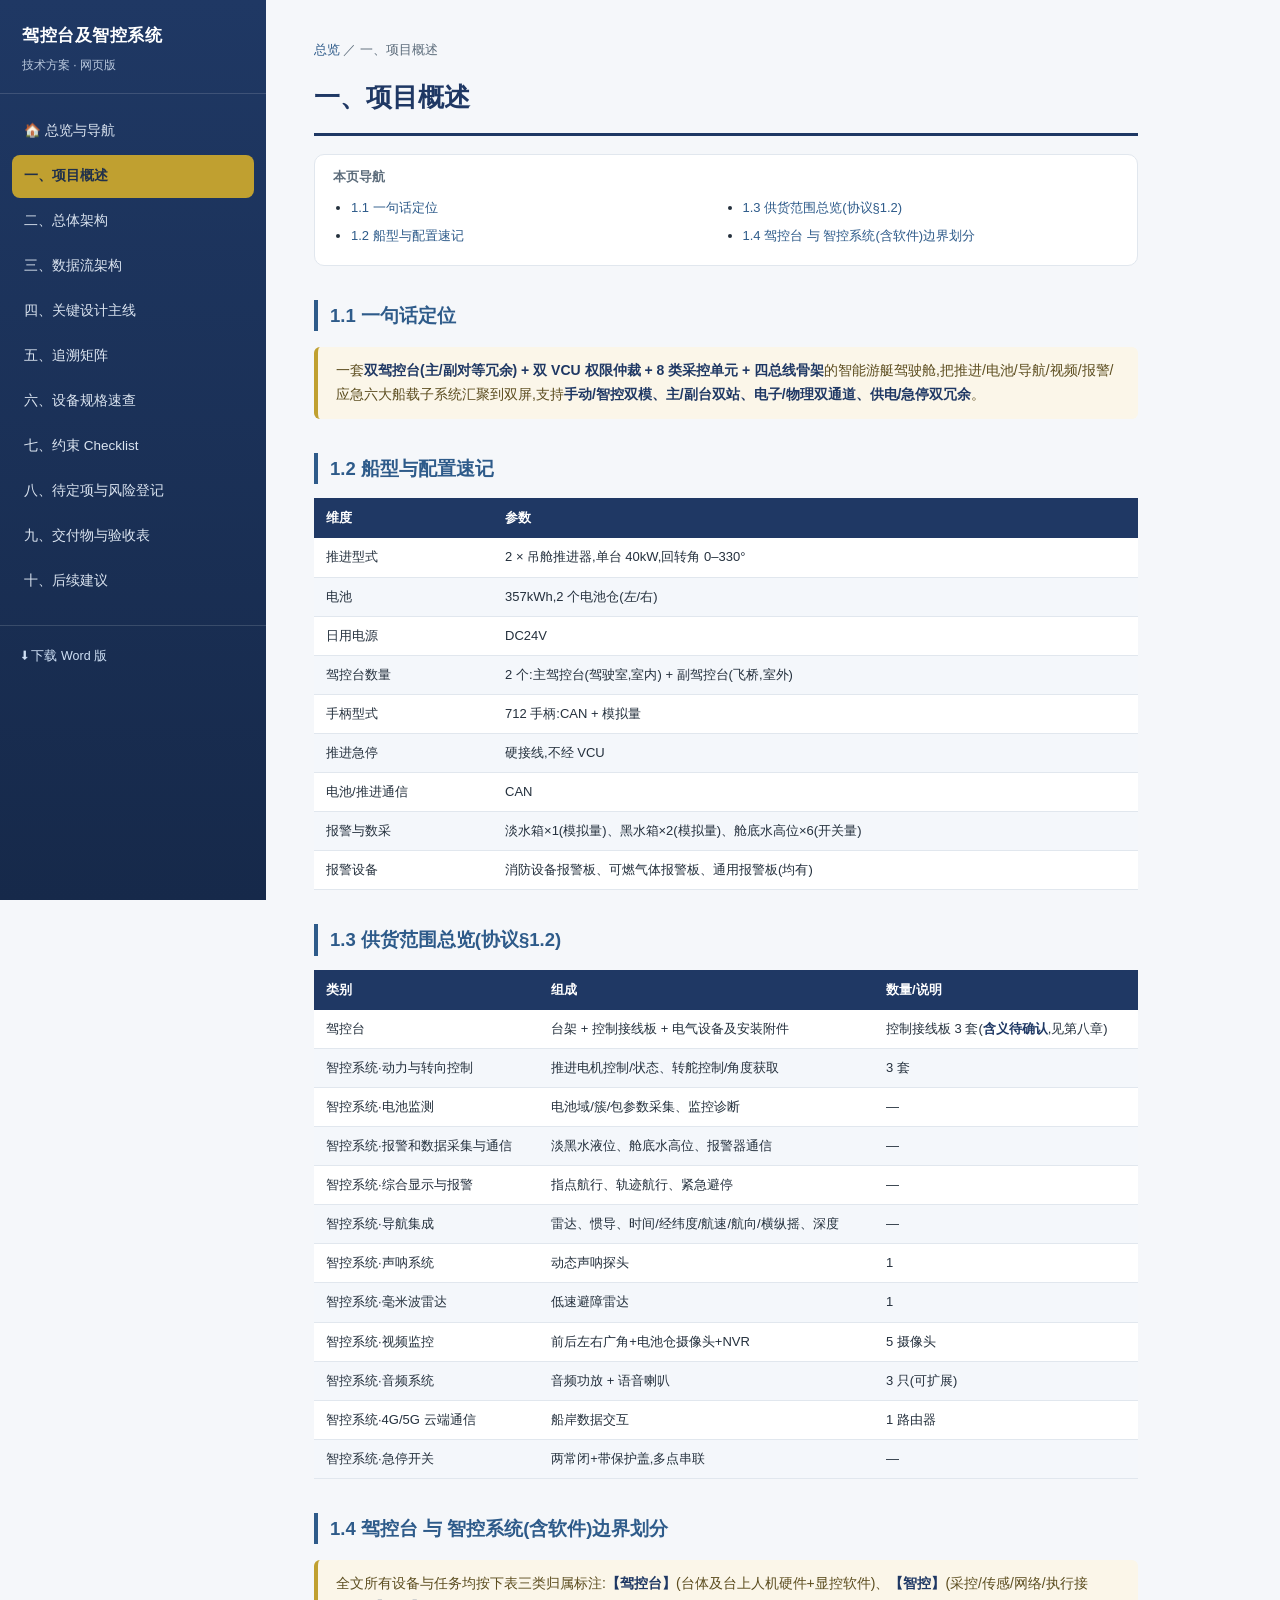
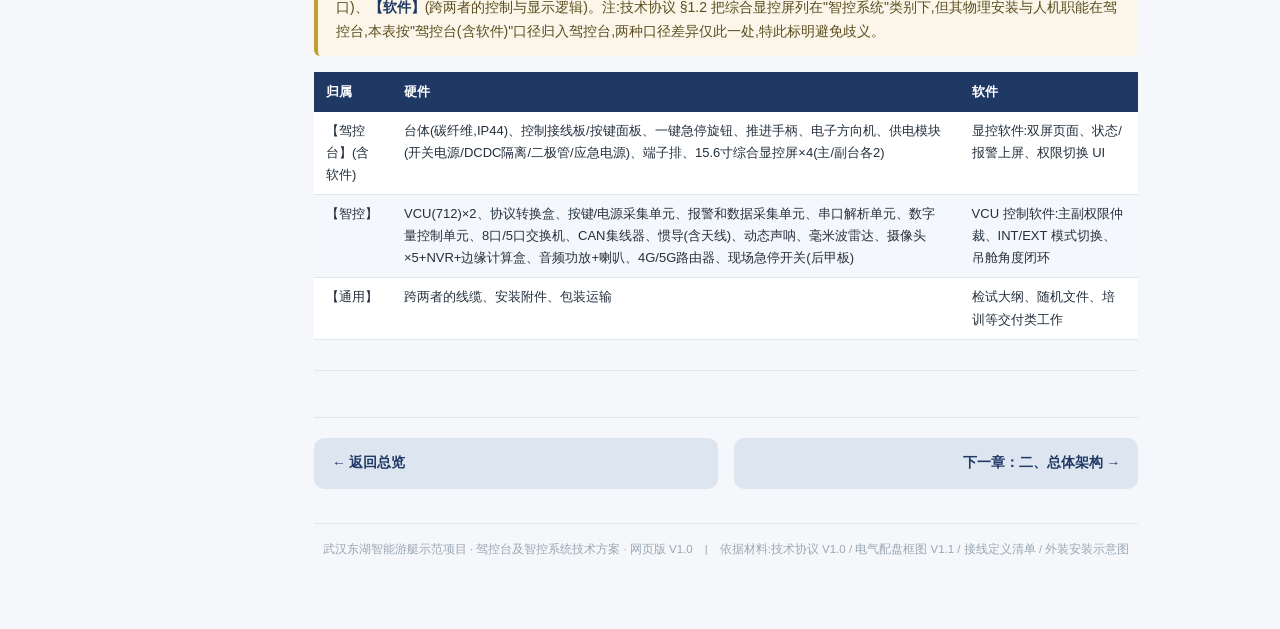
<file: projects/武汉东湖智能游艇示范项目/web/01-项目概述.html>
<!DOCTYPE html>
<html lang="zh-CN">
<head>
<meta charset="UTF-8">
<meta name="viewport" content="width=device-width, initial-scale=1.0">
<title>一、项目概述 · 驾控台及智控系统技术方案</title>
<link rel="stylesheet" href="assets/style.css">
</head>
<body>
<input type="checkbox" id="nav-toggle" class="nav-toggle-checkbox">
<label for="nav-toggle" class="nav-toggle-btn" aria-label="打开导航">☰ 目录</label>

<aside class="sidebar">
  <div class="brand">
    <div class="brand-title">驾控台及智控系统</div>
    <div class="brand-sub">技术方案 · 网页版</div>
  </div>
  <nav class="chapter-nav">
    <a class="nav-link " href="index.html">🏠 总览与导航</a>
    <a class="nav-link active" href="01-项目概述.html">一、项目概述</a>
    <a class="nav-link " href="02-总体架构.html">二、总体架构</a>
    <a class="nav-link " href="03-数据流架构.html">三、数据流架构</a>
    <a class="nav-link " href="04-关键设计主线.html">四、关键设计主线</a>
    <a class="nav-link " href="05-追溯矩阵.html">五、追溯矩阵</a>
    <a class="nav-link " href="06-设备规格速查.html">六、设备规格速查</a>
    <a class="nav-link " href="07-约束checklist.html">七、约束 Checklist</a>
    <a class="nav-link " href="08-待定项与风险.html">八、待定项与风险登记</a>
    <a class="nav-link " href="09-交付物与验收.html">九、交付物与验收表</a>
    <a class="nav-link " href="10-后续建议.html">十、后续建议</a>
  </nav>
  <div class="sidebar-footer">
    <a href="../驾控台及智控系统-技术方案.docx">⬇ 下载 Word 版</a>
  </div>
</aside>

<main class="content">
  <div class="breadcrumb"><a href="index.html">总览</a> ／ <span>一、项目概述</span></div>
  <h1 class="chapter-h1">一、项目概述</h1><nav class="mini-toc"><div class="mini-toc-title">本页导航</div><ul><li><a href="#sec-1">1.1 一句话定位</a></li><li><a href="#sec-2">1.2 船型与配置速记</a></li><li><a href="#sec-3">1.3 供货范围总览(协议§1.2)</a></li><li><a href="#sec-4">1.4 驾控台 与 智控系统(含软件)边界划分</a></li></ul></nav><h2 id="sec-1">1.1 一句话定位</h2>
<blockquote class="callout">一套<strong>双驾控台(主/副对等冗余) + 双 VCU 权限仲裁 + 8 类采控单元 + 四总线骨架</strong>的智能游艇驾驶舱,把推进/电池/导航/视频/报警/应急六大船载子系统汇聚到双屏,支持<strong>手动/智控双模、主/副台双站、电子/物理双通道、供电/急停双冗余</strong>。</blockquote>
<h2 id="sec-2">1.2 船型与配置速记</h2>
<div class="table-wrap"><table>
<thead><tr><th>维度</th><th>参数</th></tr></thead>
<tbody>
<tr><td>推进型式</td><td>2 × 吊舱推进器,单台 40kW,回转角 0–330°</td></tr>
<tr><td>电池</td><td>357kWh,2 个电池仓(左/右)</td></tr>
<tr><td>日用电源</td><td>DC24V</td></tr>
<tr><td>驾控台数量</td><td>2 个:主驾控台(驾驶室,室内) + 副驾控台(飞桥,室外)</td></tr>
<tr><td>手柄型式</td><td>712 手柄:CAN + 模拟量</td></tr>
<tr><td>推进急停</td><td>硬接线,不经 VCU</td></tr>
<tr><td>电池/推进通信</td><td>CAN</td></tr>
<tr><td>报警与数采</td><td>淡水箱×1(模拟量)、黑水箱×2(模拟量)、舱底水高位×6(开关量)</td></tr>
<tr><td>报警设备</td><td>消防设备报警板、可燃气体报警板、通用报警板(均有)</td></tr>
</tbody></table></div>
<h2 id="sec-3">1.3 供货范围总览(协议§1.2)</h2>
<div class="table-wrap"><table>
<thead><tr><th>类别</th><th>组成</th><th>数量/说明</th></tr></thead>
<tbody>
<tr><td>驾控台</td><td>台架 + 控制接线板 + 电气设备及安装附件</td><td>控制接线板 3 套(<strong>含义待确认</strong>,见第八章)</td></tr>
<tr><td>智控系统·动力与转向控制</td><td>推进电机控制/状态、转舵控制/角度获取</td><td>3 套</td></tr>
<tr><td>智控系统·电池监测</td><td>电池域/簇/包参数采集、监控诊断</td><td>—</td></tr>
<tr><td>智控系统·报警和数据采集与通信</td><td>淡黑水液位、舱底水高位、报警器通信</td><td>—</td></tr>
<tr><td>智控系统·综合显示与报警</td><td>指点航行、轨迹航行、紧急避停</td><td>—</td></tr>
<tr><td>智控系统·导航集成</td><td>雷达、惯导、时间/经纬度/航速/航向/横纵摇、深度</td><td>—</td></tr>
<tr><td>智控系统·声呐系统</td><td>动态声呐探头</td><td>1</td></tr>
<tr><td>智控系统·毫米波雷达</td><td>低速避障雷达</td><td>1</td></tr>
<tr><td>智控系统·视频监控</td><td>前后左右广角+电池仓摄像头+NVR</td><td>5 摄像头</td></tr>
<tr><td>智控系统·音频系统</td><td>音频功放 + 语音喇叭</td><td>3 只(可扩展)</td></tr>
<tr><td>智控系统·4G/5G 云端通信</td><td>船岸数据交互</td><td>1 路由器</td></tr>
<tr><td>智控系统·急停开关</td><td>两常闭+带保护盖,多点串联</td><td>—</td></tr>
</tbody></table></div>
<h2 id="sec-4">1.4 驾控台 与 智控系统(含软件)边界划分</h2>
<blockquote class="callout">全文所有设备与任务均按下表三类归属标注:<strong>【驾控台】</strong>(台体及台上人机硬件+显控软件)、<strong>【智控】</strong>(采控/传感/网络/执行接口)、<strong>【软件】</strong>(跨两者的控制与显示逻辑)。注:技术协议 §1.2 把综合显控屏列在"智控系统"类别下,但其物理安装与人机职能在驾控台,本表按"驾控台(含软件)"口径归入驾控台,两种口径差异仅此一处,特此标明避免歧义。</blockquote>
<div class="table-wrap"><table>
<thead><tr><th>归属</th><th>硬件</th><th>软件</th></tr></thead>
<tbody>
<tr><td>【驾控台】(含软件)</td><td>台体(碳纤维,IP44)、控制接线板/按键面板、一键急停旋钮、推进手柄、电子方向机、供电模块(开关电源/DCDC隔离/二极管/应急电源)、端子排、15.6寸综合显控屏×4(主/副台各2)</td><td>显控软件:双屏页面、状态/报警上屏、权限切换 UI</td></tr>
<tr><td>【智控】</td><td>VCU(712)×2、协议转换盒、按键/电源采集单元、报警和数据采集单元、串口解析单元、数字量控制单元、8口/5口交换机、CAN集线器、惯导(含天线)、动态声呐、毫米波雷达、摄像头×5+NVR+边缘计算盒、音频功放+喇叭、4G/5G路由器、现场急停开关(后甲板)</td><td>VCU 控制软件:主副权限仲裁、INT/EXT 模式切换、吊舱角度闭环</td></tr>
<tr><td>【通用】</td><td>跨两者的线缆、安装附件、包装运输</td><td>检试大纲、随机文件、培训等交付类工作</td></tr>
</tbody></table></div>
<hr class="divider">
  <div class="prevnext">
<a class="pn-btn pn-prev" href="index.html">← 返回总览</a>
<a class="pn-btn pn-next" href="02-总体架构.html">下一章：二、总体架构 →</a>
</div>
  <footer class="page-footer">
    武汉东湖智能游艇示范项目 · 驾控台及智控系统技术方案 · 网页版 V1.0　|　依据材料:技术协议 V1.0 / 电气配盘框图 V1.1 / 接线定义清单 / 外装安装示意图
  </footer>
</main>
</body>
</html>
</file>
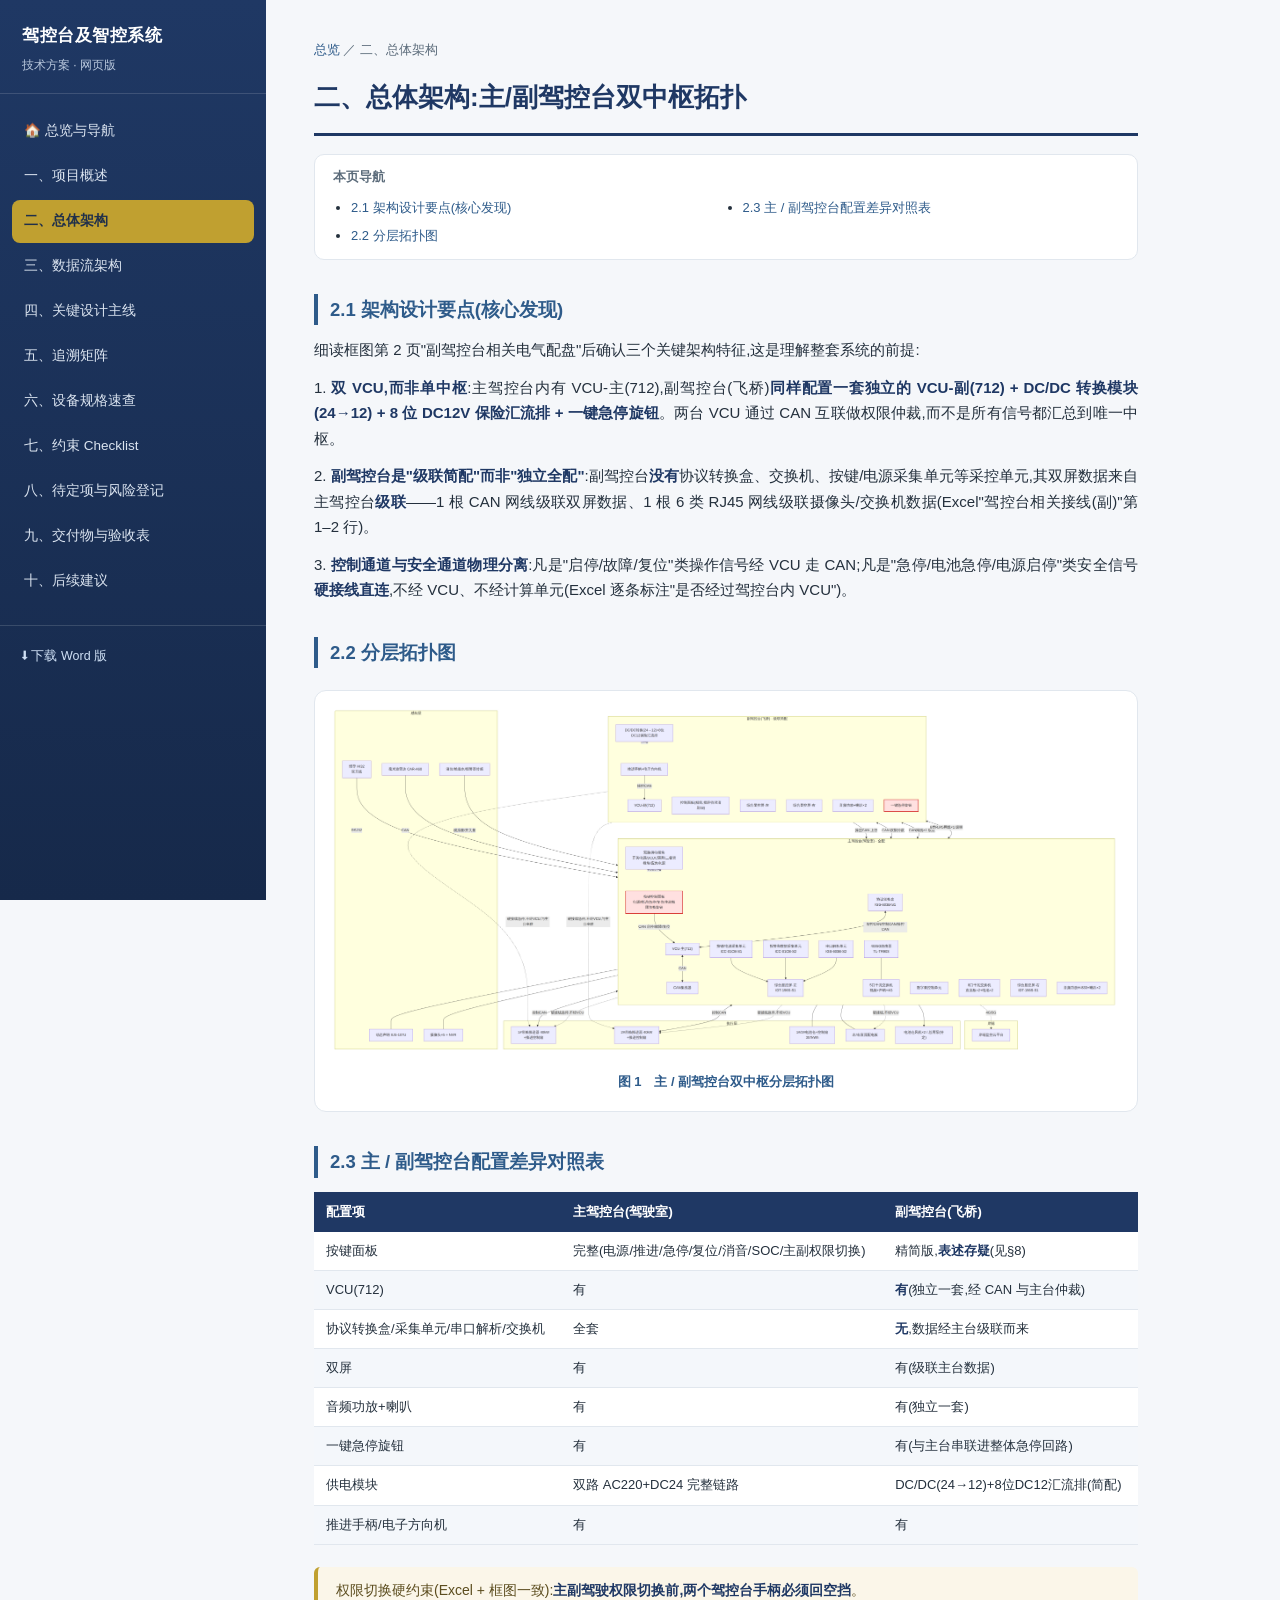
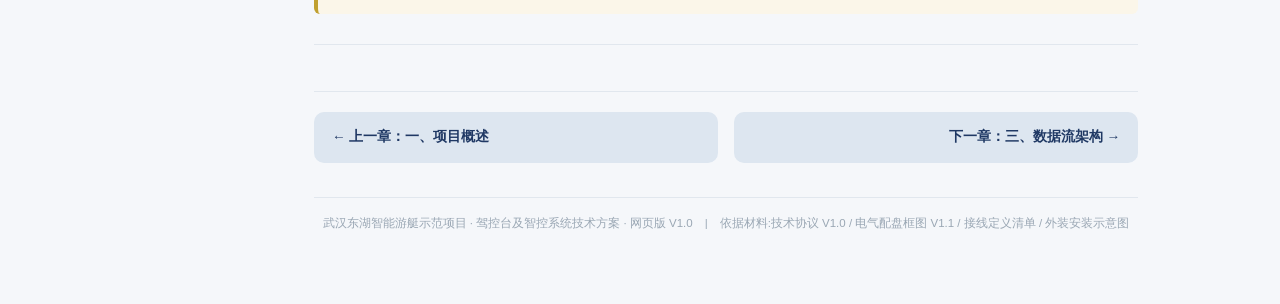
<file: projects/武汉东湖智能游艇示范项目/web/02-总体架构.html>
<!DOCTYPE html>
<html lang="zh-CN">
<head>
<meta charset="UTF-8">
<meta name="viewport" content="width=device-width, initial-scale=1.0">
<title>二、总体架构 · 驾控台及智控系统技术方案</title>
<link rel="stylesheet" href="assets/style.css">
</head>
<body>
<input type="checkbox" id="nav-toggle" class="nav-toggle-checkbox">
<label for="nav-toggle" class="nav-toggle-btn" aria-label="打开导航">☰ 目录</label>

<aside class="sidebar">
  <div class="brand">
    <div class="brand-title">驾控台及智控系统</div>
    <div class="brand-sub">技术方案 · 网页版</div>
  </div>
  <nav class="chapter-nav">
    <a class="nav-link " href="index.html">🏠 总览与导航</a>
    <a class="nav-link " href="01-项目概述.html">一、项目概述</a>
    <a class="nav-link active" href="02-总体架构.html">二、总体架构</a>
    <a class="nav-link " href="03-数据流架构.html">三、数据流架构</a>
    <a class="nav-link " href="04-关键设计主线.html">四、关键设计主线</a>
    <a class="nav-link " href="05-追溯矩阵.html">五、追溯矩阵</a>
    <a class="nav-link " href="06-设备规格速查.html">六、设备规格速查</a>
    <a class="nav-link " href="07-约束checklist.html">七、约束 Checklist</a>
    <a class="nav-link " href="08-待定项与风险.html">八、待定项与风险登记</a>
    <a class="nav-link " href="09-交付物与验收.html">九、交付物与验收表</a>
    <a class="nav-link " href="10-后续建议.html">十、后续建议</a>
  </nav>
  <div class="sidebar-footer">
    <a href="../驾控台及智控系统-技术方案.docx">⬇ 下载 Word 版</a>
  </div>
</aside>

<main class="content">
  <div class="breadcrumb"><a href="index.html">总览</a> ／ <span>二、总体架构</span></div>
  <h1 class="chapter-h1">二、总体架构:主/副驾控台双中枢拓扑</h1><nav class="mini-toc"><div class="mini-toc-title">本页导航</div><ul><li><a href="#sec-1">2.1 架构设计要点(核心发现)</a></li><li><a href="#sec-2">2.2 分层拓扑图</a></li><li><a href="#sec-3">2.3 主 / 副驾控台配置差异对照表</a></li></ul></nav><h2 id="sec-1">2.1 架构设计要点(核心发现)</h2>
<p>细读框图第 2 页"副驾控台相关电气配盘"后确认三个关键架构特征,这是理解整套系统的前提:</p>
<p>1. <strong>双 VCU,而非单中枢</strong>:主驾控台内有 VCU-主(712),副驾控台(飞桥)<strong>同样配置一套独立的 VCU-副(712) + DC/DC 转换模块(24→12) + 8 位 DC12V 保险汇流排 + 一键急停旋钮</strong>。两台 VCU 通过 CAN 互联做权限仲裁,而不是所有信号都汇总到唯一中枢。</p>
<p>2. <strong>副驾控台是"级联简配"而非"独立全配"</strong>:副驾控台<strong>没有</strong>协议转换盒、交换机、按键/电源采集单元等采控单元,其双屏数据来自主驾控台<strong>级联</strong>——1 根 CAN 网线级联双屏数据、1 根 6 类 RJ45 网线级联摄像头/交换机数据(Excel"驾控台相关接线(副)"第 1–2 行)。</p>
<p>3. <strong>控制通道与安全通道物理分离</strong>:凡是"启停/故障/复位"类操作信号经 VCU 走 CAN;凡是"急停/电池急停/电源启停"类安全信号<strong>硬接线直连</strong>,不经 VCU、不经计算单元(Excel 逐条标注"是否经过驾控台内 VCU")。</p>
<h2 id="sec-2">2.2 分层拓扑图</h2>
<figure class="diagram"><img src="assets/img/diagram1-hd.png" alt="图 1　主 / 副驾控台双中枢分层拓扑图" loading="lazy"><figcaption>图 1　主 / 副驾控台双中枢分层拓扑图</figcaption></figure>
<h2 id="sec-3">2.3 主 / 副驾控台配置差异对照表</h2>
<div class="table-wrap"><table>
<thead><tr><th>配置项</th><th>主驾控台(驾驶室)</th><th>副驾控台(飞桥)</th></tr></thead>
<tbody>
<tr><td>按键面板</td><td>完整(电源/推进/急停/复位/消音/SOC/主副权限切换)</td><td>精简版,<strong>表述存疑</strong>(见§8)</td></tr>
<tr><td>VCU(712)</td><td>有</td><td><strong>有</strong>(独立一套,经 CAN 与主台仲裁)</td></tr>
<tr><td>协议转换盒/采集单元/串口解析/交换机</td><td>全套</td><td><strong>无</strong>,数据经主台级联而来</td></tr>
<tr><td>双屏</td><td>有</td><td>有(级联主台数据)</td></tr>
<tr><td>音频功放+喇叭</td><td>有</td><td>有(独立一套)</td></tr>
<tr><td>一键急停旋钮</td><td>有</td><td>有(与主台串联进整体急停回路)</td></tr>
<tr><td>供电模块</td><td>双路 AC220+DC24 完整链路</td><td>DC/DC(24→12)+8位DC12汇流排(简配)</td></tr>
<tr><td>推进手柄/电子方向机</td><td>有</td><td>有</td></tr>
</tbody></table></div>
<blockquote class="callout">权限切换硬约束(Excel + 框图一致):<strong>主副驾驶权限切换前,两个驾控台手柄必须回空挡</strong>。</blockquote>
<hr class="divider">
  <div class="prevnext">
<a class="pn-btn pn-prev" href="01-项目概述.html">← 上一章：一、项目概述</a>
<a class="pn-btn pn-next" href="03-数据流架构.html">下一章：三、数据流架构 →</a>
</div>
  <footer class="page-footer">
    武汉东湖智能游艇示范项目 · 驾控台及智控系统技术方案 · 网页版 V1.0　|　依据材料:技术协议 V1.0 / 电气配盘框图 V1.1 / 接线定义清单 / 外装安装示意图
  </footer>
</main>
</body>
</html>
</file>
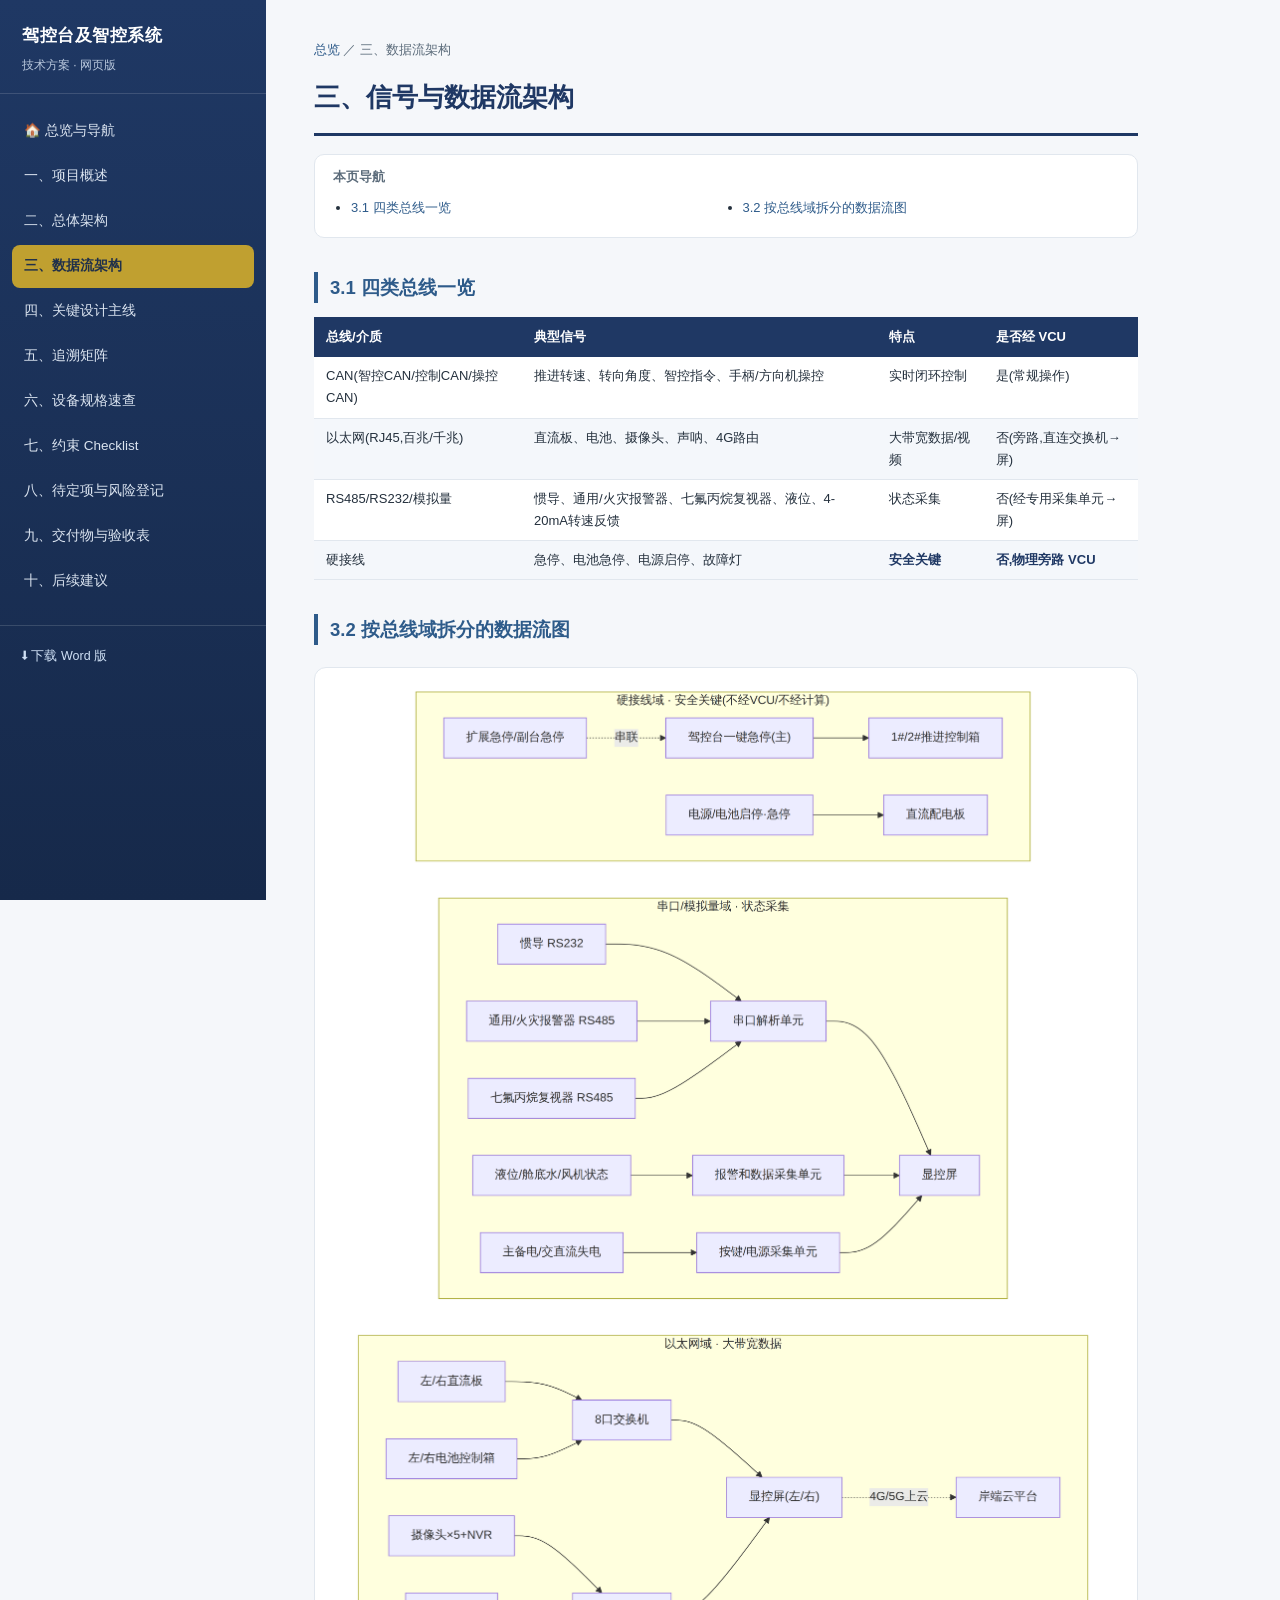
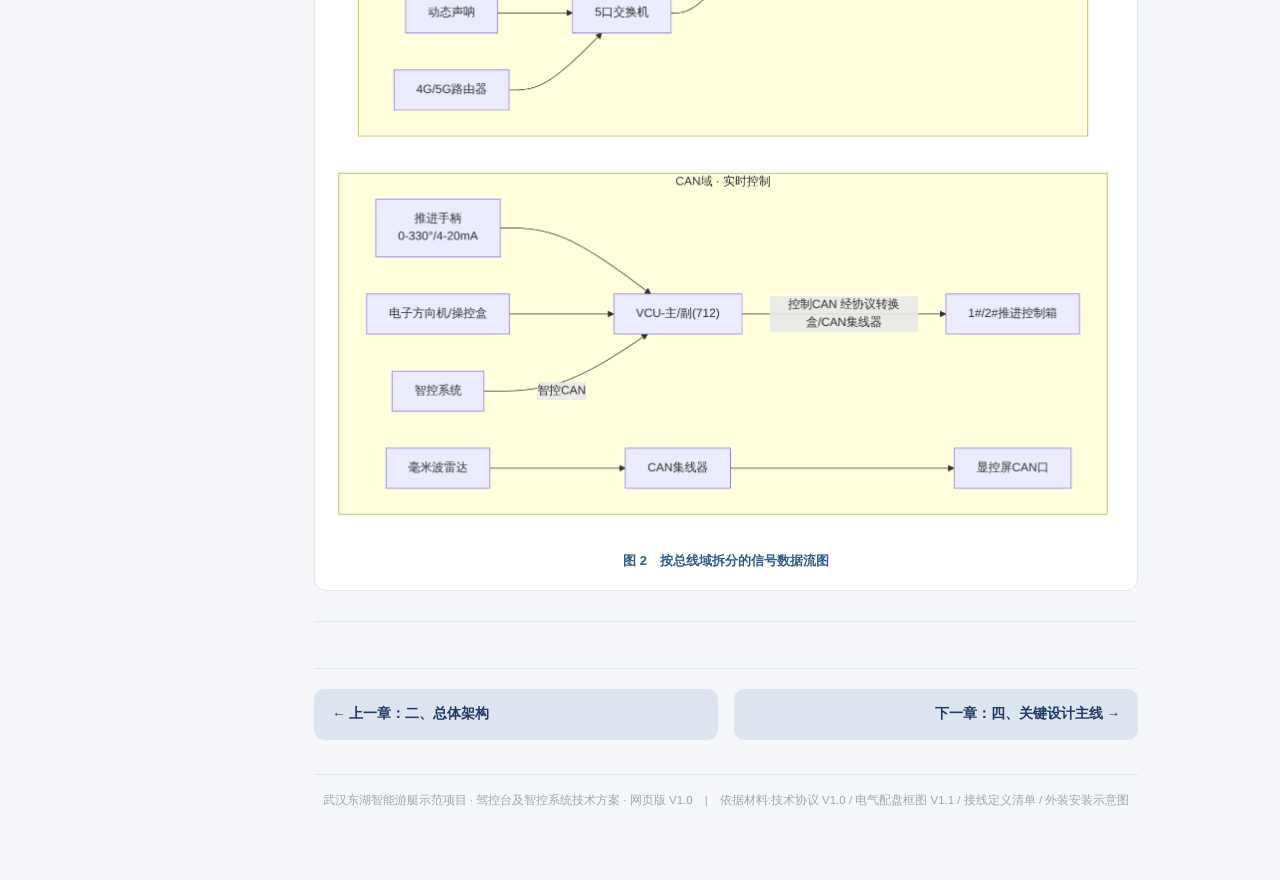
<file: projects/武汉东湖智能游艇示范项目/web/03-数据流架构.html>
<!DOCTYPE html>
<html lang="zh-CN">
<head>
<meta charset="UTF-8">
<meta name="viewport" content="width=device-width, initial-scale=1.0">
<title>三、数据流架构 · 驾控台及智控系统技术方案</title>
<link rel="stylesheet" href="assets/style.css">
</head>
<body>
<input type="checkbox" id="nav-toggle" class="nav-toggle-checkbox">
<label for="nav-toggle" class="nav-toggle-btn" aria-label="打开导航">☰ 目录</label>

<aside class="sidebar">
  <div class="brand">
    <div class="brand-title">驾控台及智控系统</div>
    <div class="brand-sub">技术方案 · 网页版</div>
  </div>
  <nav class="chapter-nav">
    <a class="nav-link " href="index.html">🏠 总览与导航</a>
    <a class="nav-link " href="01-项目概述.html">一、项目概述</a>
    <a class="nav-link " href="02-总体架构.html">二、总体架构</a>
    <a class="nav-link active" href="03-数据流架构.html">三、数据流架构</a>
    <a class="nav-link " href="04-关键设计主线.html">四、关键设计主线</a>
    <a class="nav-link " href="05-追溯矩阵.html">五、追溯矩阵</a>
    <a class="nav-link " href="06-设备规格速查.html">六、设备规格速查</a>
    <a class="nav-link " href="07-约束checklist.html">七、约束 Checklist</a>
    <a class="nav-link " href="08-待定项与风险.html">八、待定项与风险登记</a>
    <a class="nav-link " href="09-交付物与验收.html">九、交付物与验收表</a>
    <a class="nav-link " href="10-后续建议.html">十、后续建议</a>
  </nav>
  <div class="sidebar-footer">
    <a href="../驾控台及智控系统-技术方案.docx">⬇ 下载 Word 版</a>
  </div>
</aside>

<main class="content">
  <div class="breadcrumb"><a href="index.html">总览</a> ／ <span>三、数据流架构</span></div>
  <h1 class="chapter-h1">三、信号与数据流架构</h1><nav class="mini-toc"><div class="mini-toc-title">本页导航</div><ul><li><a href="#sec-1">3.1 四类总线一览</a></li><li><a href="#sec-2">3.2 按总线域拆分的数据流图</a></li></ul></nav><h2 id="sec-1">3.1 四类总线一览</h2>
<div class="table-wrap"><table>
<thead><tr><th>总线/介质</th><th>典型信号</th><th>特点</th><th>是否经 VCU</th></tr></thead>
<tbody>
<tr><td>CAN(智控CAN/控制CAN/操控CAN)</td><td>推进转速、转向角度、智控指令、手柄/方向机操控</td><td>实时闭环控制</td><td>是(常规操作)</td></tr>
<tr><td>以太网(RJ45,百兆/千兆)</td><td>直流板、电池、摄像头、声呐、4G路由</td><td>大带宽数据/视频</td><td>否(旁路,直连交换机→屏)</td></tr>
<tr><td>RS485/RS232/模拟量</td><td>惯导、通用/火灾报警器、七氟丙烷复视器、液位、4-20mA转速反馈</td><td>状态采集</td><td>否(经专用采集单元→屏)</td></tr>
<tr><td>硬接线</td><td>急停、电池急停、电源启停、故障灯</td><td><strong>安全关键</strong></td><td><strong>否,物理旁路 VCU</strong></td></tr>
</tbody></table></div>
<h2 id="sec-2">3.2 按总线域拆分的数据流图</h2>
<figure class="diagram"><img src="assets/img/diagram2-hd.png" alt="图 2　按总线域拆分的信号数据流图" loading="lazy"><figcaption>图 2　按总线域拆分的信号数据流图</figcaption></figure>
<hr class="divider">
  <div class="prevnext">
<a class="pn-btn pn-prev" href="02-总体架构.html">← 上一章：二、总体架构</a>
<a class="pn-btn pn-next" href="04-关键设计主线.html">下一章：四、关键设计主线 →</a>
</div>
  <footer class="page-footer">
    武汉东湖智能游艇示范项目 · 驾控台及智控系统技术方案 · 网页版 V1.0　|　依据材料:技术协议 V1.0 / 电气配盘框图 V1.1 / 接线定义清单 / 外装安装示意图
  </footer>
</main>
</body>
</html>
</file>
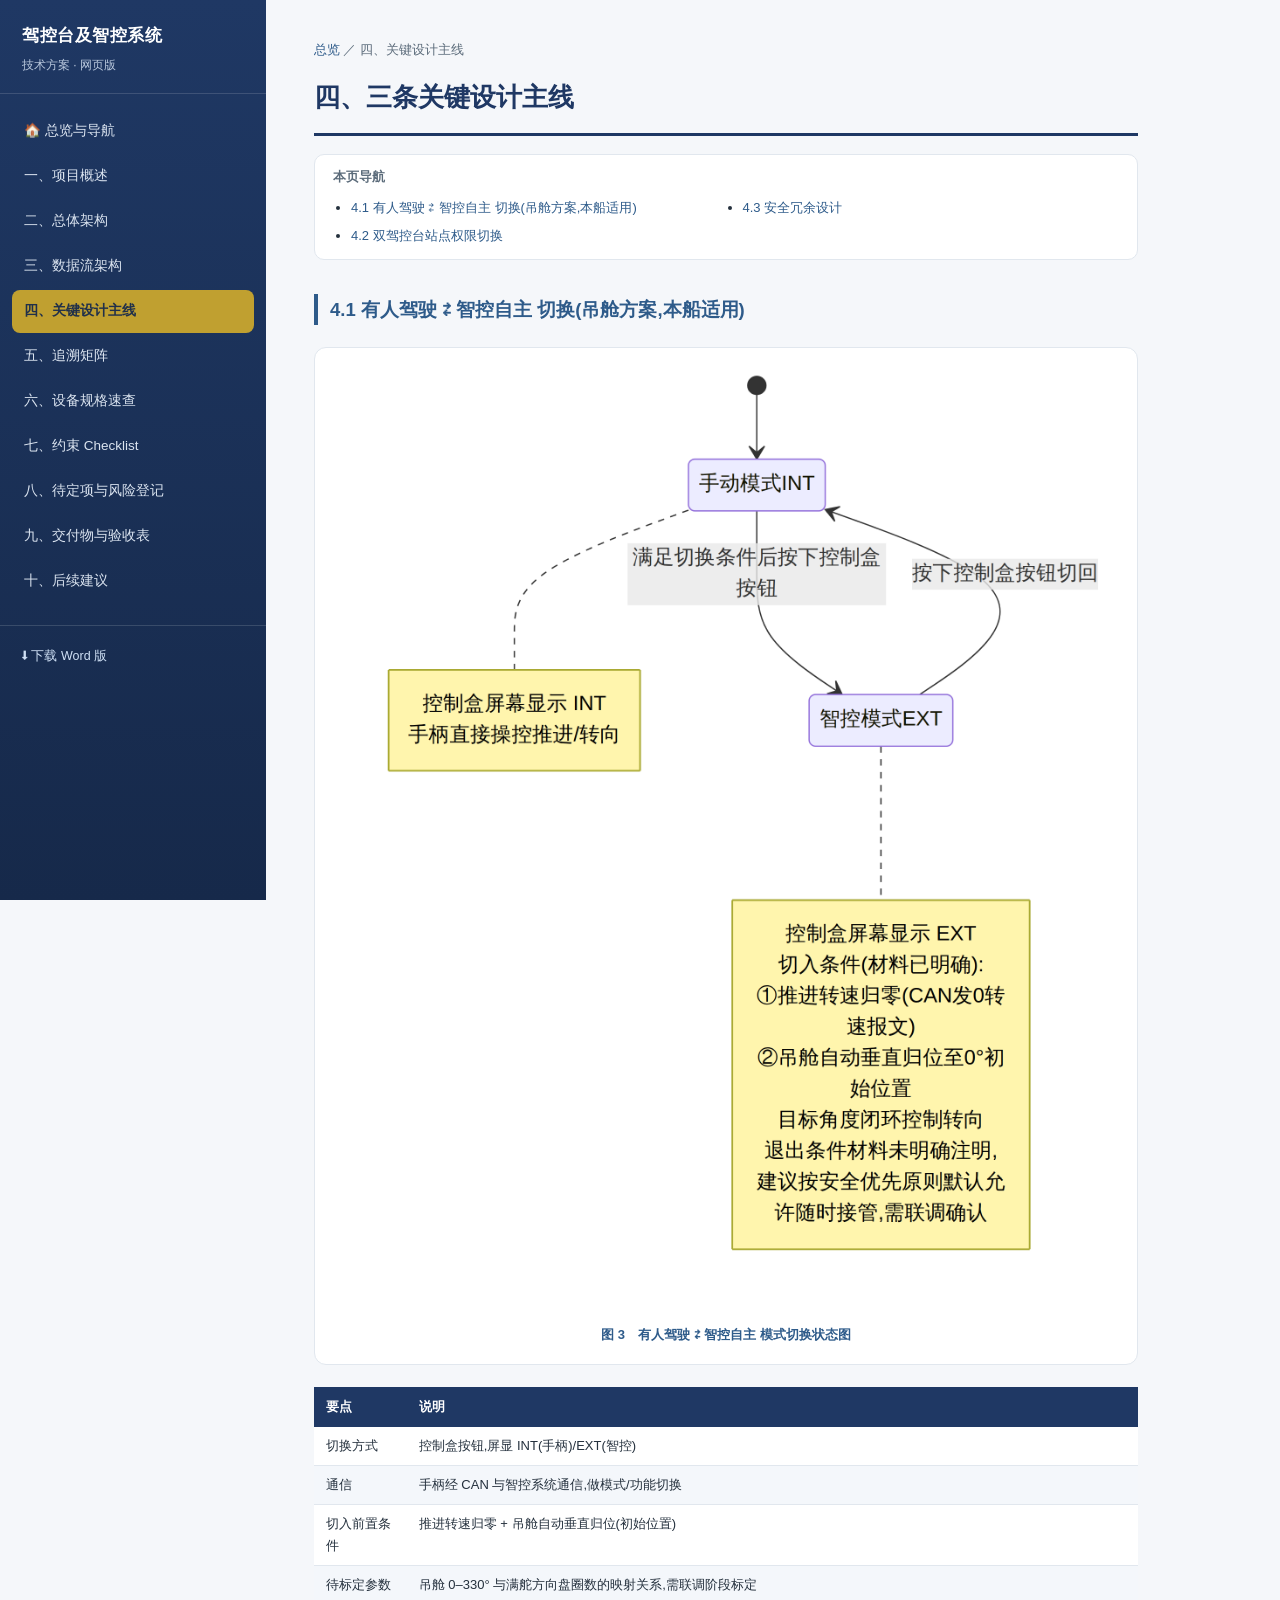
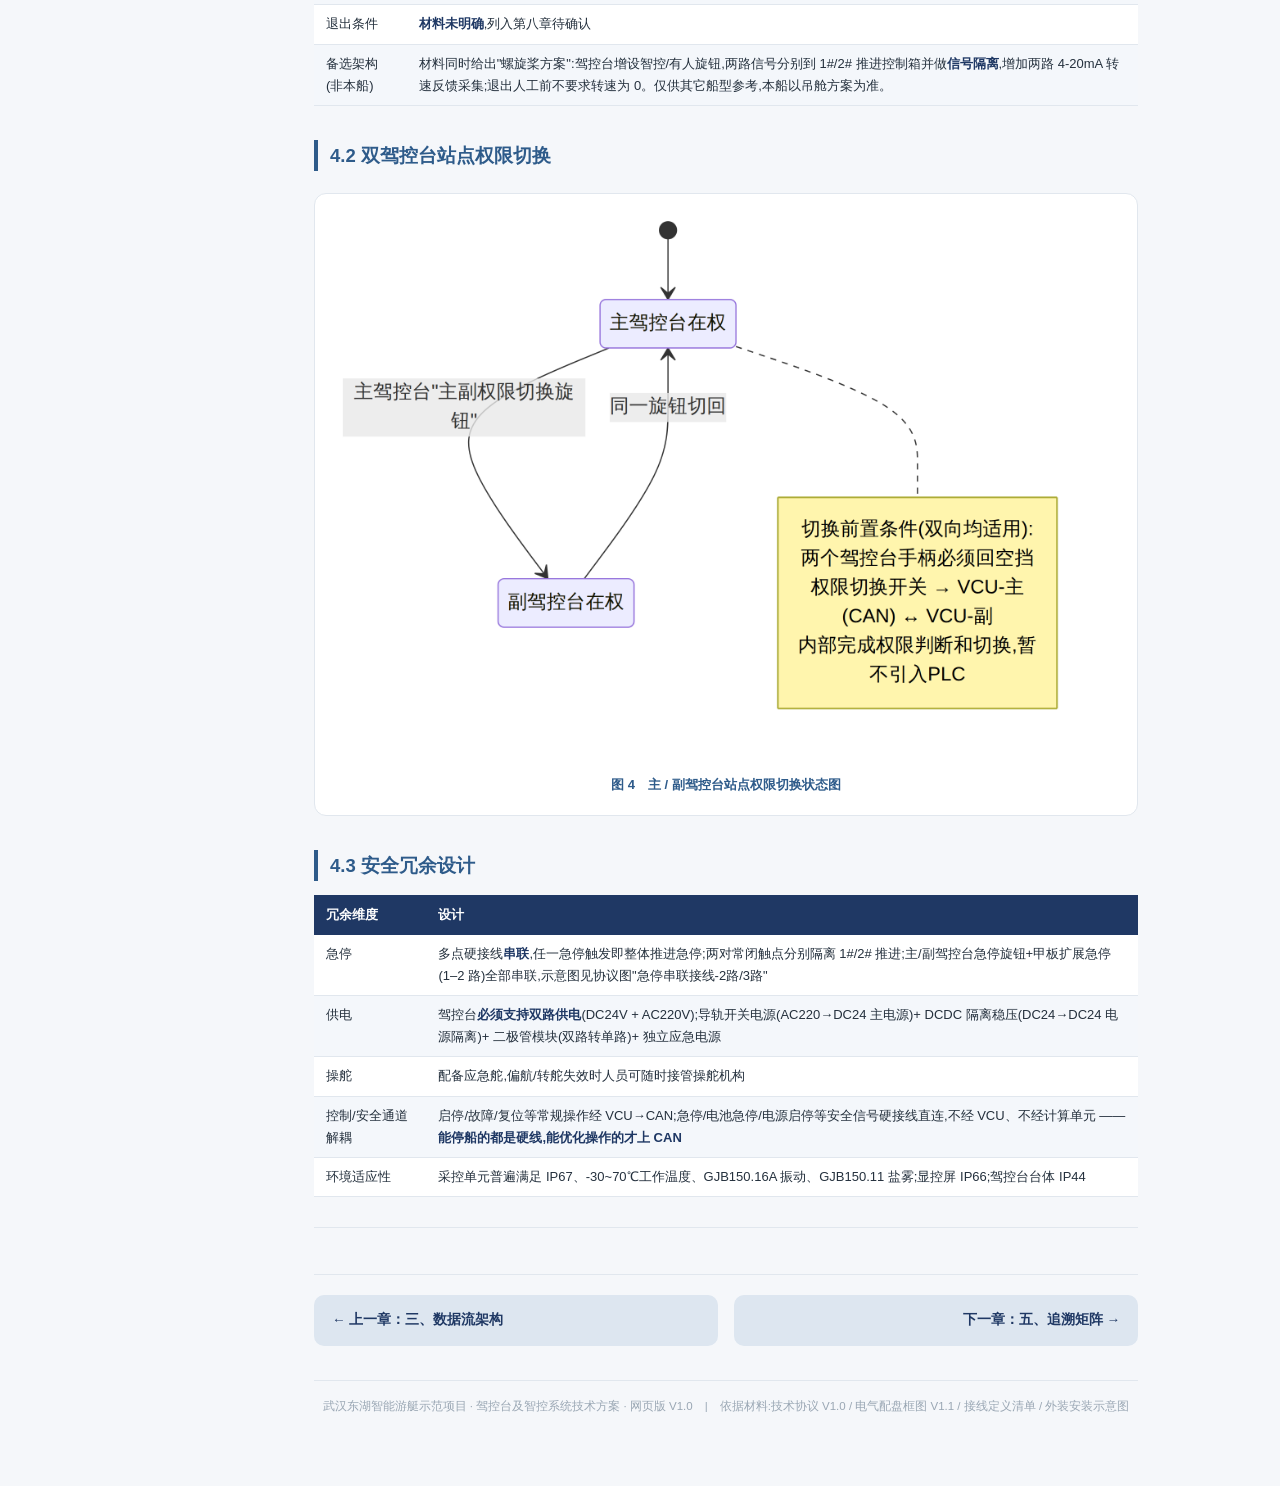
<file: projects/武汉东湖智能游艇示范项目/web/04-关键设计主线.html>
<!DOCTYPE html>
<html lang="zh-CN">
<head>
<meta charset="UTF-8">
<meta name="viewport" content="width=device-width, initial-scale=1.0">
<title>四、关键设计主线 · 驾控台及智控系统技术方案</title>
<link rel="stylesheet" href="assets/style.css">
</head>
<body>
<input type="checkbox" id="nav-toggle" class="nav-toggle-checkbox">
<label for="nav-toggle" class="nav-toggle-btn" aria-label="打开导航">☰ 目录</label>

<aside class="sidebar">
  <div class="brand">
    <div class="brand-title">驾控台及智控系统</div>
    <div class="brand-sub">技术方案 · 网页版</div>
  </div>
  <nav class="chapter-nav">
    <a class="nav-link " href="index.html">🏠 总览与导航</a>
    <a class="nav-link " href="01-项目概述.html">一、项目概述</a>
    <a class="nav-link " href="02-总体架构.html">二、总体架构</a>
    <a class="nav-link " href="03-数据流架构.html">三、数据流架构</a>
    <a class="nav-link active" href="04-关键设计主线.html">四、关键设计主线</a>
    <a class="nav-link " href="05-追溯矩阵.html">五、追溯矩阵</a>
    <a class="nav-link " href="06-设备规格速查.html">六、设备规格速查</a>
    <a class="nav-link " href="07-约束checklist.html">七、约束 Checklist</a>
    <a class="nav-link " href="08-待定项与风险.html">八、待定项与风险登记</a>
    <a class="nav-link " href="09-交付物与验收.html">九、交付物与验收表</a>
    <a class="nav-link " href="10-后续建议.html">十、后续建议</a>
  </nav>
  <div class="sidebar-footer">
    <a href="../驾控台及智控系统-技术方案.docx">⬇ 下载 Word 版</a>
  </div>
</aside>

<main class="content">
  <div class="breadcrumb"><a href="index.html">总览</a> ／ <span>四、关键设计主线</span></div>
  <h1 class="chapter-h1">四、三条关键设计主线</h1><nav class="mini-toc"><div class="mini-toc-title">本页导航</div><ul><li><a href="#sec-1">4.1 有人驾驶 ⇄ 智控自主 切换(吊舱方案,本船适用)</a></li><li><a href="#sec-2">4.2 双驾控台站点权限切换</a></li><li><a href="#sec-3">4.3 安全冗余设计</a></li></ul></nav><h2 id="sec-1">4.1 有人驾驶 ⇄ 智控自主 切换(吊舱方案,本船适用)</h2>
<figure class="diagram"><img src="assets/img/diagram3-hd.png" alt="图 3　有人驾驶 ⇄ 智控自主 模式切换状态图" loading="lazy"><figcaption>图 3　有人驾驶 ⇄ 智控自主 模式切换状态图</figcaption></figure>
<div class="table-wrap"><table>
<thead><tr><th>要点</th><th>说明</th></tr></thead>
<tbody>
<tr><td>切换方式</td><td>控制盒按钮,屏显 INT(手柄)/EXT(智控)</td></tr>
<tr><td>通信</td><td>手柄经 CAN 与智控系统通信,做模式/功能切换</td></tr>
<tr><td>切入前置条件</td><td>推进转速归零 + 吊舱自动垂直归位(初始位置)</td></tr>
<tr><td>待标定参数</td><td>吊舱 0–330° 与满舵方向盘圈数的映射关系,需联调阶段标定</td></tr>
<tr><td>退出条件</td><td><strong>材料未明确</strong>,列入第八章待确认</td></tr>
<tr><td>备选架构(非本船)</td><td>材料同时给出"螺旋桨方案":驾控台增设智控/有人旋钮,两路信号分别到 1#/2# 推进控制箱并做<strong>信号隔离</strong>,增加两路 4-20mA 转速反馈采集;退出人工前不要求转速为 0。仅供其它船型参考,本船以吊舱方案为准。</td></tr>
</tbody></table></div>
<h2 id="sec-2">4.2 双驾控台站点权限切换</h2>
<figure class="diagram"><img src="assets/img/diagram4-hd.png" alt="图 4　主 / 副驾控台站点权限切换状态图" loading="lazy"><figcaption>图 4　主 / 副驾控台站点权限切换状态图</figcaption></figure>
<h2 id="sec-3">4.3 安全冗余设计</h2>
<div class="table-wrap"><table>
<thead><tr><th>冗余维度</th><th>设计</th></tr></thead>
<tbody>
<tr><td>急停</td><td>多点硬接线<strong>串联</strong>,任一急停触发即整体推进急停;两对常闭触点分别隔离 1#/2# 推进;主/副驾控台急停旋钮+甲板扩展急停(1–2 路)全部串联,示意图见协议图"急停串联接线-2路/3路"</td></tr>
<tr><td>供电</td><td>驾控台<strong>必须支持双路供电</strong>(DC24V + AC220V);导轨开关电源(AC220→DC24 主电源)+ DCDC 隔离稳压(DC24→DC24 电源隔离)+ 二极管模块(双路转单路)+ 独立应急电源</td></tr>
<tr><td>操舵</td><td>配备应急舵,偏航/转舵失效时人员可随时接管操舵机构</td></tr>
<tr><td>控制/安全通道解耦</td><td>启停/故障/复位等常规操作经 VCU→CAN;急停/电池急停/电源启停等安全信号硬接线直连,不经 VCU、不经计算单元 —— <strong>能停船的都是硬线,能优化操作的才上 CAN</strong></td></tr>
<tr><td>环境适应性</td><td>采控单元普遍满足 IP67、-30~70℃工作温度、GJB150.16A 振动、GJB150.11 盐雾;显控屏 IP66;驾控台台体 IP44</td></tr>
</tbody></table></div>
<hr class="divider">
  <div class="prevnext">
<a class="pn-btn pn-prev" href="03-数据流架构.html">← 上一章：三、数据流架构</a>
<a class="pn-btn pn-next" href="05-追溯矩阵.html">下一章：五、追溯矩阵 →</a>
</div>
  <footer class="page-footer">
    武汉东湖智能游艇示范项目 · 驾控台及智控系统技术方案 · 网页版 V1.0　|　依据材料:技术协议 V1.0 / 电气配盘框图 V1.1 / 接线定义清单 / 外装安装示意图
  </footer>
</main>
</body>
</html>
</file>
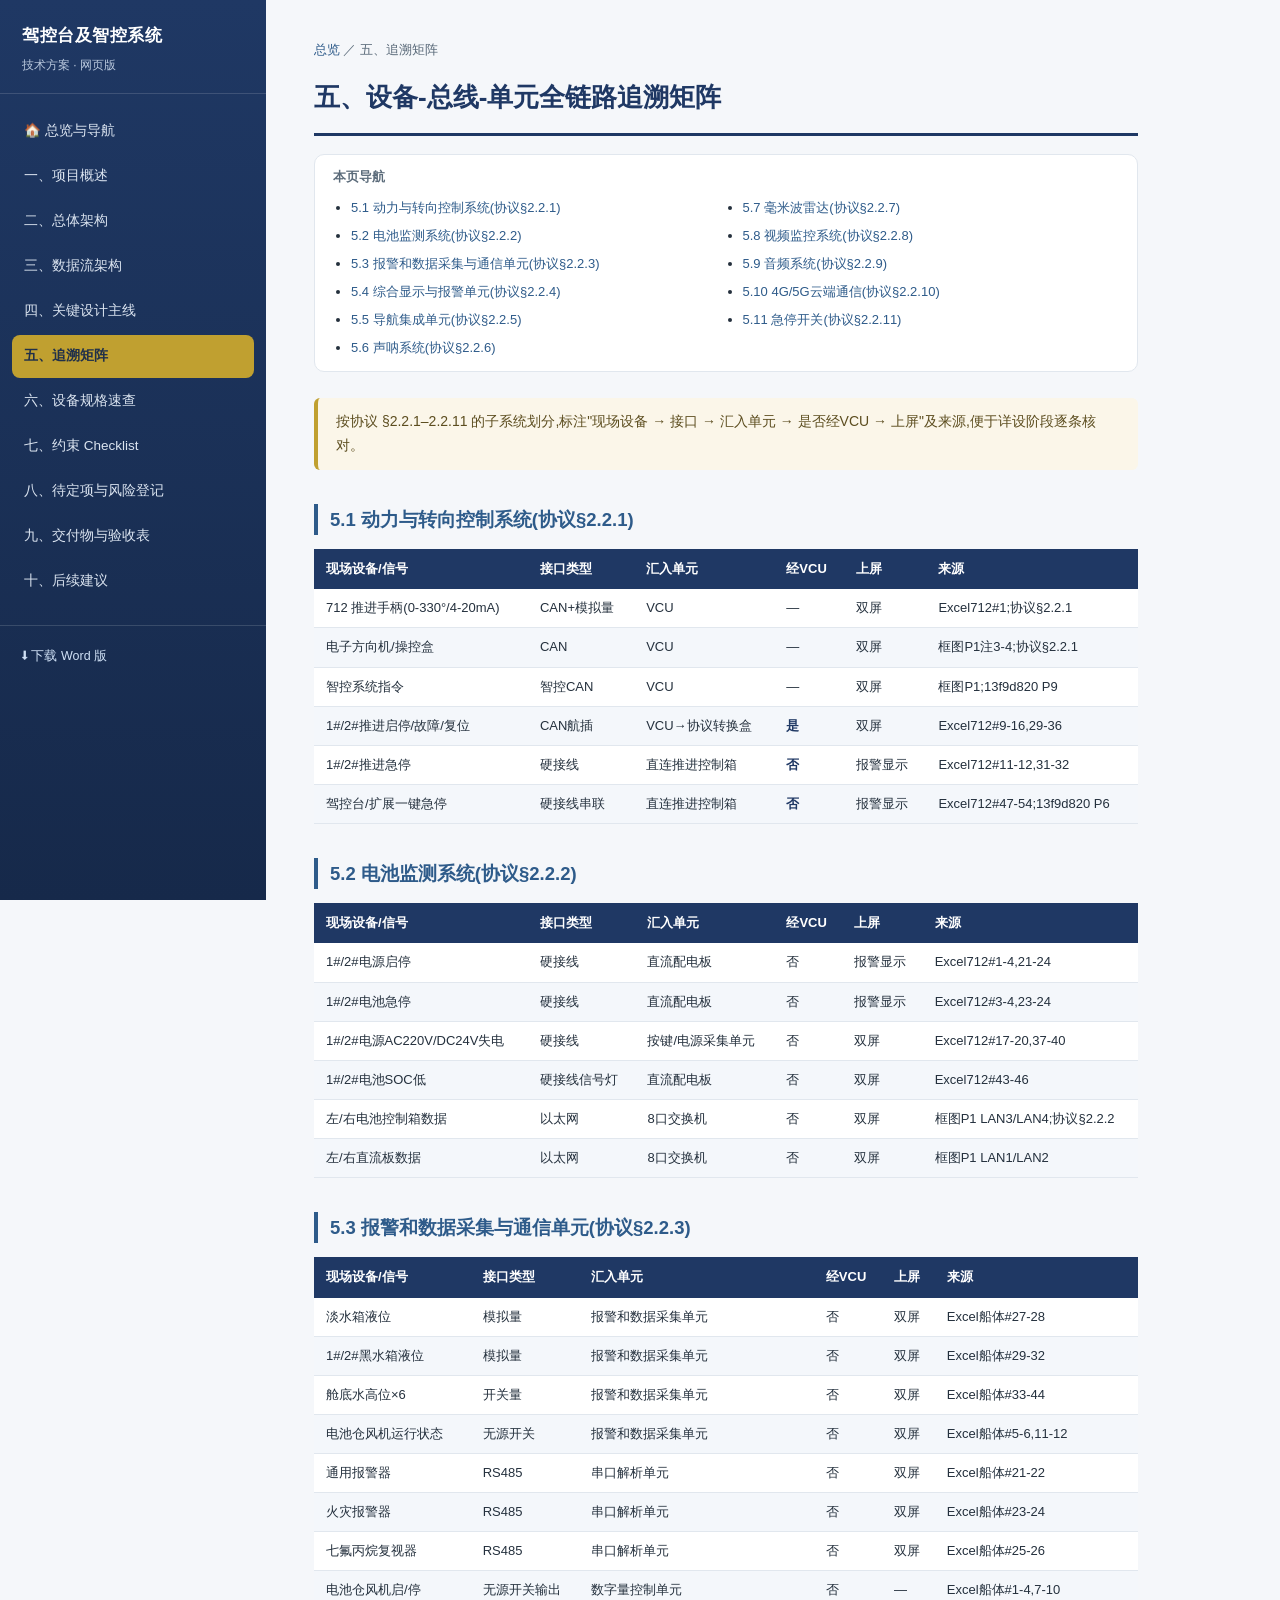
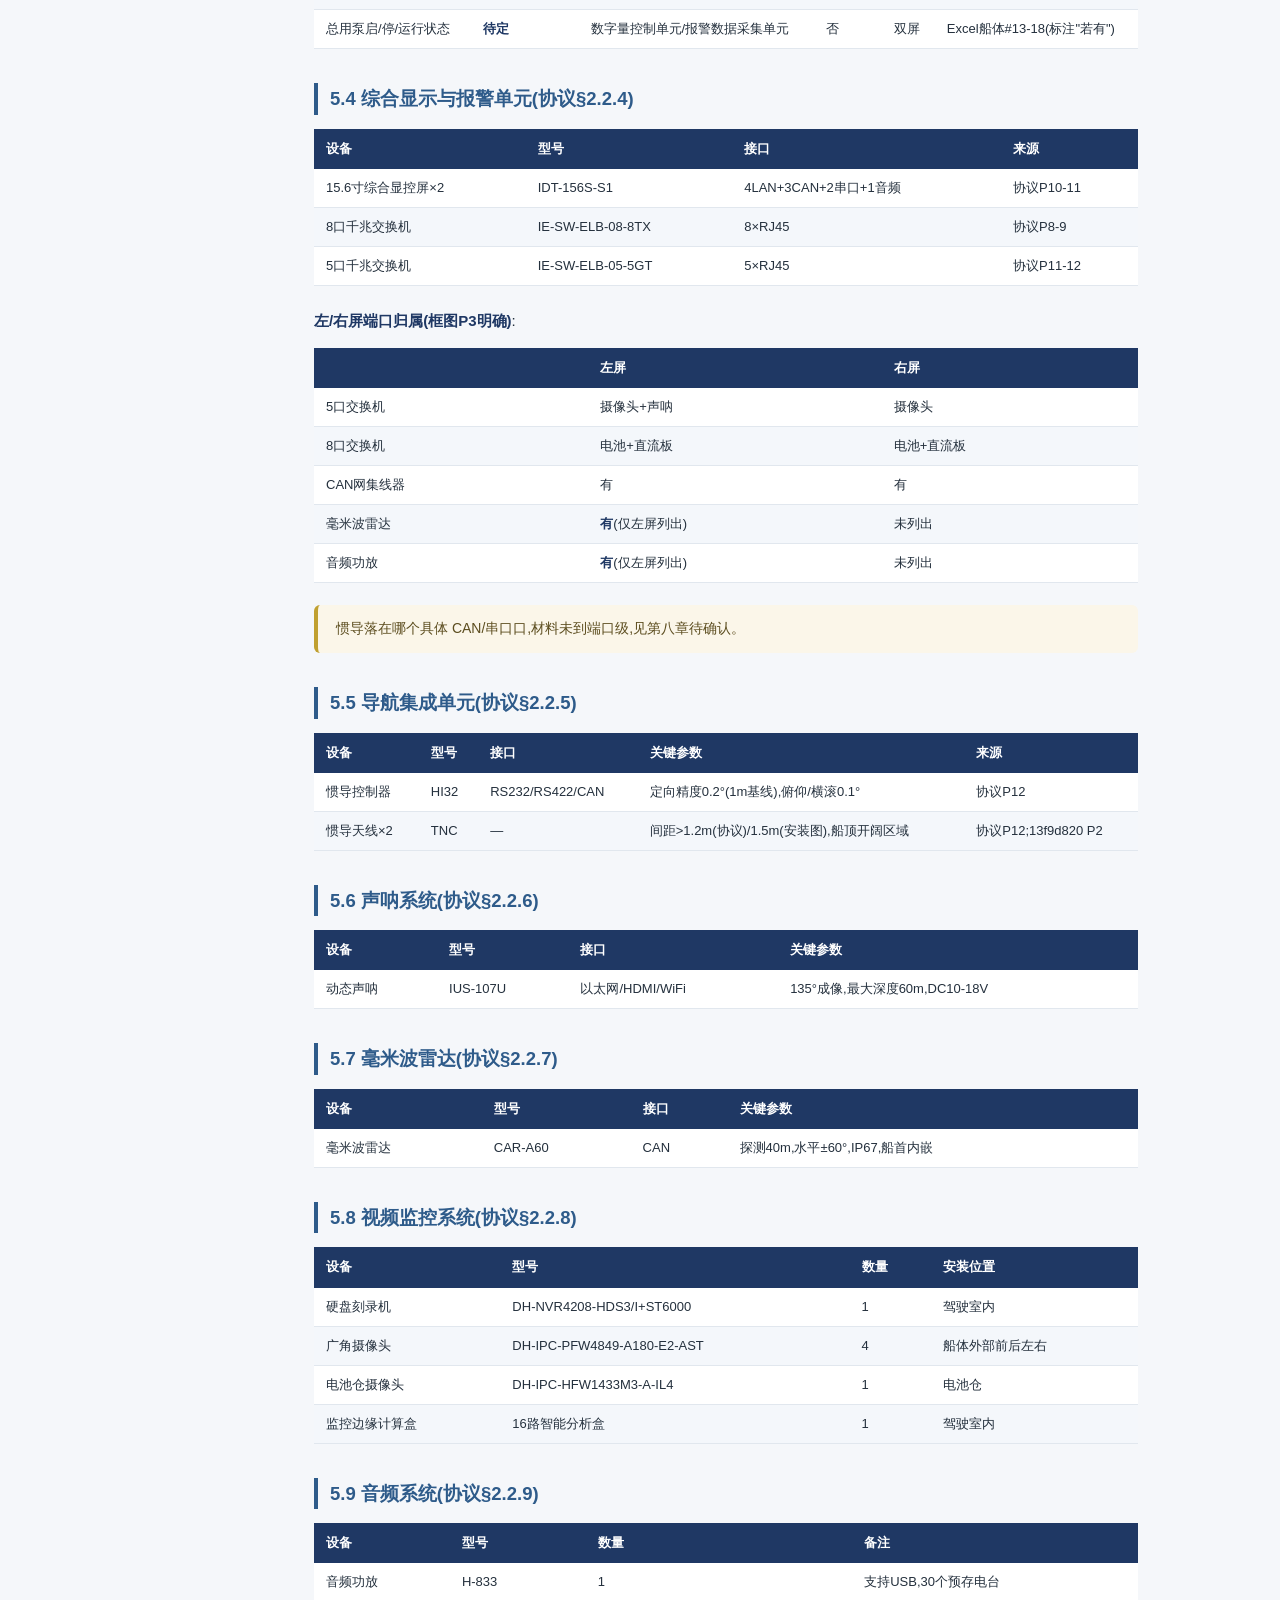
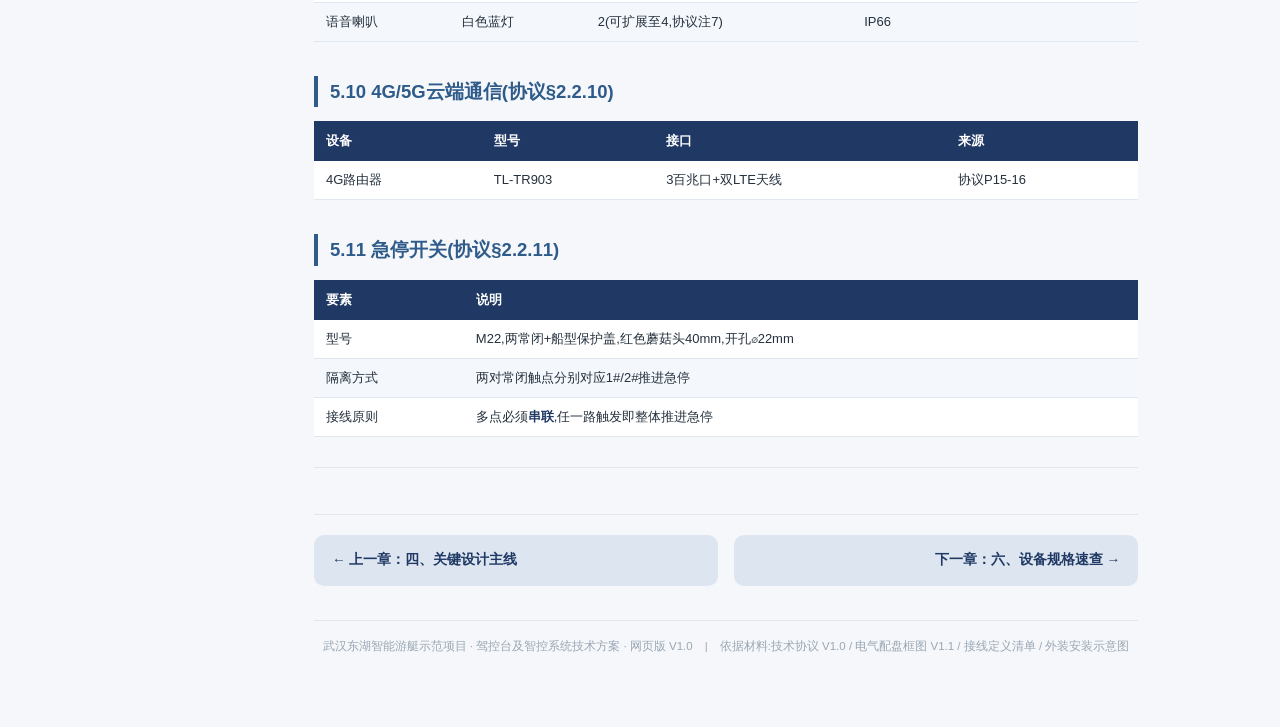
<file: projects/武汉东湖智能游艇示范项目/web/05-追溯矩阵.html>
<!DOCTYPE html>
<html lang="zh-CN">
<head>
<meta charset="UTF-8">
<meta name="viewport" content="width=device-width, initial-scale=1.0">
<title>五、追溯矩阵 · 驾控台及智控系统技术方案</title>
<link rel="stylesheet" href="assets/style.css">
</head>
<body>
<input type="checkbox" id="nav-toggle" class="nav-toggle-checkbox">
<label for="nav-toggle" class="nav-toggle-btn" aria-label="打开导航">☰ 目录</label>

<aside class="sidebar">
  <div class="brand">
    <div class="brand-title">驾控台及智控系统</div>
    <div class="brand-sub">技术方案 · 网页版</div>
  </div>
  <nav class="chapter-nav">
    <a class="nav-link " href="index.html">🏠 总览与导航</a>
    <a class="nav-link " href="01-项目概述.html">一、项目概述</a>
    <a class="nav-link " href="02-总体架构.html">二、总体架构</a>
    <a class="nav-link " href="03-数据流架构.html">三、数据流架构</a>
    <a class="nav-link " href="04-关键设计主线.html">四、关键设计主线</a>
    <a class="nav-link active" href="05-追溯矩阵.html">五、追溯矩阵</a>
    <a class="nav-link " href="06-设备规格速查.html">六、设备规格速查</a>
    <a class="nav-link " href="07-约束checklist.html">七、约束 Checklist</a>
    <a class="nav-link " href="08-待定项与风险.html">八、待定项与风险登记</a>
    <a class="nav-link " href="09-交付物与验收.html">九、交付物与验收表</a>
    <a class="nav-link " href="10-后续建议.html">十、后续建议</a>
  </nav>
  <div class="sidebar-footer">
    <a href="../驾控台及智控系统-技术方案.docx">⬇ 下载 Word 版</a>
  </div>
</aside>

<main class="content">
  <div class="breadcrumb"><a href="index.html">总览</a> ／ <span>五、追溯矩阵</span></div>
  <h1 class="chapter-h1">五、设备-总线-单元全链路追溯矩阵</h1><nav class="mini-toc"><div class="mini-toc-title">本页导航</div><ul><li><a href="#sec-1">5.1 动力与转向控制系统(协议§2.2.1)</a></li><li><a href="#sec-2">5.2 电池监测系统(协议§2.2.2)</a></li><li><a href="#sec-3">5.3 报警和数据采集与通信单元(协议§2.2.3)</a></li><li><a href="#sec-4">5.4 综合显示与报警单元(协议§2.2.4)</a></li><li><a href="#sec-5">5.5 导航集成单元(协议§2.2.5)</a></li><li><a href="#sec-6">5.6 声呐系统(协议§2.2.6)</a></li><li><a href="#sec-7">5.7 毫米波雷达(协议§2.2.7)</a></li><li><a href="#sec-8">5.8 视频监控系统(协议§2.2.8)</a></li><li><a href="#sec-9">5.9 音频系统(协议§2.2.9)</a></li><li><a href="#sec-10">5.10 4G/5G云端通信(协议§2.2.10)</a></li><li><a href="#sec-11">5.11 急停开关(协议§2.2.11)</a></li></ul></nav><blockquote class="callout">按协议 §2.2.1–2.2.11 的子系统划分,标注"现场设备 → 接口 → 汇入单元 → 是否经VCU → 上屏"及来源,便于详设阶段逐条核对。</blockquote>
<h2 id="sec-1">5.1 动力与转向控制系统(协议§2.2.1)</h2>
<div class="table-wrap"><table>
<thead><tr><th>现场设备/信号</th><th>接口类型</th><th>汇入单元</th><th>经VCU</th><th>上屏</th><th>来源</th></tr></thead>
<tbody>
<tr><td>712 推进手柄(0-330°/4-20mA)</td><td>CAN+模拟量</td><td>VCU</td><td>—</td><td>双屏</td><td>Excel712#1;协议§2.2.1</td></tr>
<tr><td>电子方向机/操控盒</td><td>CAN</td><td>VCU</td><td>—</td><td>双屏</td><td>框图P1注3-4;协议§2.2.1</td></tr>
<tr><td>智控系统指令</td><td>智控CAN</td><td>VCU</td><td>—</td><td>双屏</td><td>框图P1;13f9d820 P9</td></tr>
<tr><td>1#/2#推进启停/故障/复位</td><td>CAN航插</td><td>VCU→协议转换盒</td><td><strong>是</strong></td><td>双屏</td><td>Excel712#9-16,29-36</td></tr>
<tr><td>1#/2#推进急停</td><td>硬接线</td><td>直连推进控制箱</td><td><strong>否</strong></td><td>报警显示</td><td>Excel712#11-12,31-32</td></tr>
<tr><td>驾控台/扩展一键急停</td><td>硬接线串联</td><td>直连推进控制箱</td><td><strong>否</strong></td><td>报警显示</td><td>Excel712#47-54;13f9d820 P6</td></tr>
</tbody></table></div>
<h2 id="sec-2">5.2 电池监测系统(协议§2.2.2)</h2>
<div class="table-wrap"><table>
<thead><tr><th>现场设备/信号</th><th>接口类型</th><th>汇入单元</th><th>经VCU</th><th>上屏</th><th>来源</th></tr></thead>
<tbody>
<tr><td>1#/2#电源启停</td><td>硬接线</td><td>直流配电板</td><td>否</td><td>报警显示</td><td>Excel712#1-4,21-24</td></tr>
<tr><td>1#/2#电池急停</td><td>硬接线</td><td>直流配电板</td><td>否</td><td>报警显示</td><td>Excel712#3-4,23-24</td></tr>
<tr><td>1#/2#电源AC220V/DC24V失电</td><td>硬接线</td><td>按键/电源采集单元</td><td>否</td><td>双屏</td><td>Excel712#17-20,37-40</td></tr>
<tr><td>1#/2#电池SOC低</td><td>硬接线信号灯</td><td>直流配电板</td><td>否</td><td>双屏</td><td>Excel712#43-46</td></tr>
<tr><td>左/右电池控制箱数据</td><td>以太网</td><td>8口交换机</td><td>否</td><td>双屏</td><td>框图P1 LAN3/LAN4;协议§2.2.2</td></tr>
<tr><td>左/右直流板数据</td><td>以太网</td><td>8口交换机</td><td>否</td><td>双屏</td><td>框图P1 LAN1/LAN2</td></tr>
</tbody></table></div>
<h2 id="sec-3">5.3 报警和数据采集与通信单元(协议§2.2.3)</h2>
<div class="table-wrap"><table>
<thead><tr><th>现场设备/信号</th><th>接口类型</th><th>汇入单元</th><th>经VCU</th><th>上屏</th><th>来源</th></tr></thead>
<tbody>
<tr><td>淡水箱液位</td><td>模拟量</td><td>报警和数据采集单元</td><td>否</td><td>双屏</td><td>Excel船体#27-28</td></tr>
<tr><td>1#/2#黑水箱液位</td><td>模拟量</td><td>报警和数据采集单元</td><td>否</td><td>双屏</td><td>Excel船体#29-32</td></tr>
<tr><td>舱底水高位×6</td><td>开关量</td><td>报警和数据采集单元</td><td>否</td><td>双屏</td><td>Excel船体#33-44</td></tr>
<tr><td>电池仓风机运行状态</td><td>无源开关</td><td>报警和数据采集单元</td><td>否</td><td>双屏</td><td>Excel船体#5-6,11-12</td></tr>
<tr><td>通用报警器</td><td>RS485</td><td>串口解析单元</td><td>否</td><td>双屏</td><td>Excel船体#21-22</td></tr>
<tr><td>火灾报警器</td><td>RS485</td><td>串口解析单元</td><td>否</td><td>双屏</td><td>Excel船体#23-24</td></tr>
<tr><td>七氟丙烷复视器</td><td>RS485</td><td>串口解析单元</td><td>否</td><td>双屏</td><td>Excel船体#25-26</td></tr>
<tr><td>电池仓风机启/停</td><td>无源开关输出</td><td>数字量控制单元</td><td>否</td><td>—</td><td>Excel船体#1-4,7-10</td></tr>
<tr><td>总用泵启/停/运行状态</td><td><strong>待定</strong></td><td>数字量控制单元/报警数据采集单元</td><td>否</td><td>双屏</td><td>Excel船体#13-18(标注"若有")</td></tr>
</tbody></table></div>
<h2 id="sec-4">5.4 综合显示与报警单元(协议§2.2.4)</h2>
<div class="table-wrap"><table>
<thead><tr><th>设备</th><th>型号</th><th>接口</th><th>来源</th></tr></thead>
<tbody>
<tr><td>15.6寸综合显控屏×2</td><td>IDT-156S-S1</td><td>4LAN+3CAN+2串口+1音频</td><td>协议P10-11</td></tr>
<tr><td>8口千兆交换机</td><td>IE-SW-ELB-08-8TX</td><td>8×RJ45</td><td>协议P8-9</td></tr>
<tr><td>5口千兆交换机</td><td>IE-SW-ELB-05-5GT</td><td>5×RJ45</td><td>协议P11-12</td></tr>
</tbody></table></div>
<p><strong>左/右屏端口归属(框图P3明确)</strong>:</p>
<div class="table-wrap"><table>
<thead><tr><th></th><th>左屏</th><th>右屏</th></tr></thead>
<tbody>
<tr><td>5口交换机</td><td>摄像头+声呐</td><td>摄像头</td></tr>
<tr><td>8口交换机</td><td>电池+直流板</td><td>电池+直流板</td></tr>
<tr><td>CAN网集线器</td><td>有</td><td>有</td></tr>
<tr><td>毫米波雷达</td><td><strong>有</strong>(仅左屏列出)</td><td>未列出</td></tr>
<tr><td>音频功放</td><td><strong>有</strong>(仅左屏列出)</td><td>未列出</td></tr>
</tbody></table></div>
<blockquote class="callout">惯导落在哪个具体 CAN/串口口,材料未到端口级,见第八章待确认。</blockquote>
<h2 id="sec-5">5.5 导航集成单元(协议§2.2.5)</h2>
<div class="table-wrap"><table>
<thead><tr><th>设备</th><th>型号</th><th>接口</th><th>关键参数</th><th>来源</th></tr></thead>
<tbody>
<tr><td>惯导控制器</td><td>HI32</td><td>RS232/RS422/CAN</td><td>定向精度0.2°(1m基线),俯仰/横滚0.1°</td><td>协议P12</td></tr>
<tr><td>惯导天线×2</td><td>TNC</td><td>—</td><td>间距&gt;1.2m(协议)/1.5m(安装图),船顶开阔区域</td><td>协议P12;13f9d820 P2</td></tr>
</tbody></table></div>
<h2 id="sec-6">5.6 声呐系统(协议§2.2.6)</h2>
<div class="table-wrap"><table>
<thead><tr><th>设备</th><th>型号</th><th>接口</th><th>关键参数</th></tr></thead>
<tbody>
<tr><td>动态声呐</td><td>IUS-107U</td><td>以太网/HDMI/WiFi</td><td>135°成像,最大深度60m,DC10-18V</td></tr>
</tbody></table></div>
<h2 id="sec-7">5.7 毫米波雷达(协议§2.2.7)</h2>
<div class="table-wrap"><table>
<thead><tr><th>设备</th><th>型号</th><th>接口</th><th>关键参数</th></tr></thead>
<tbody>
<tr><td>毫米波雷达</td><td>CAR-A60</td><td>CAN</td><td>探测40m,水平±60°,IP67,船首内嵌</td></tr>
</tbody></table></div>
<h2 id="sec-8">5.8 视频监控系统(协议§2.2.8)</h2>
<div class="table-wrap"><table>
<thead><tr><th>设备</th><th>型号</th><th>数量</th><th>安装位置</th></tr></thead>
<tbody>
<tr><td>硬盘刻录机</td><td>DH-NVR4208-HDS3/I+ST6000</td><td>1</td><td>驾驶室内</td></tr>
<tr><td>广角摄像头</td><td>DH-IPC-PFW4849-A180-E2-AST</td><td>4</td><td>船体外部前后左右</td></tr>
<tr><td>电池仓摄像头</td><td>DH-IPC-HFW1433M3-A-IL4</td><td>1</td><td>电池仓</td></tr>
<tr><td>监控边缘计算盒</td><td>16路智能分析盒</td><td>1</td><td>驾驶室内</td></tr>
</tbody></table></div>
<h2 id="sec-9">5.9 音频系统(协议§2.2.9)</h2>
<div class="table-wrap"><table>
<thead><tr><th>设备</th><th>型号</th><th>数量</th><th>备注</th></tr></thead>
<tbody>
<tr><td>音频功放</td><td>H-833</td><td>1</td><td>支持USB,30个预存电台</td></tr>
<tr><td>语音喇叭</td><td>白色蓝灯</td><td>2(可扩展至4,协议注7)</td><td>IP66</td></tr>
</tbody></table></div>
<h2 id="sec-10">5.10 4G/5G云端通信(协议§2.2.10)</h2>
<div class="table-wrap"><table>
<thead><tr><th>设备</th><th>型号</th><th>接口</th><th>来源</th></tr></thead>
<tbody>
<tr><td>4G路由器</td><td>TL-TR903</td><td>3百兆口+双LTE天线</td><td>协议P15-16</td></tr>
</tbody></table></div>
<h2 id="sec-11">5.11 急停开关(协议§2.2.11)</h2>
<div class="table-wrap"><table>
<thead><tr><th>要素</th><th>说明</th></tr></thead>
<tbody>
<tr><td>型号</td><td>M22,两常闭+船型保护盖,红色蘑菇头40mm,开孔∅22mm</td></tr>
<tr><td>隔离方式</td><td>两对常闭触点分别对应1#/2#推进急停</td></tr>
<tr><td>接线原则</td><td>多点必须<strong>串联</strong>,任一路触发即整体推进急停</td></tr>
</tbody></table></div>
<hr class="divider">
  <div class="prevnext">
<a class="pn-btn pn-prev" href="04-关键设计主线.html">← 上一章：四、关键设计主线</a>
<a class="pn-btn pn-next" href="06-设备规格速查.html">下一章：六、设备规格速查 →</a>
</div>
  <footer class="page-footer">
    武汉东湖智能游艇示范项目 · 驾控台及智控系统技术方案 · 网页版 V1.0　|　依据材料:技术协议 V1.0 / 电气配盘框图 V1.1 / 接线定义清单 / 外装安装示意图
  </footer>
</main>
</body>
</html>
</file>
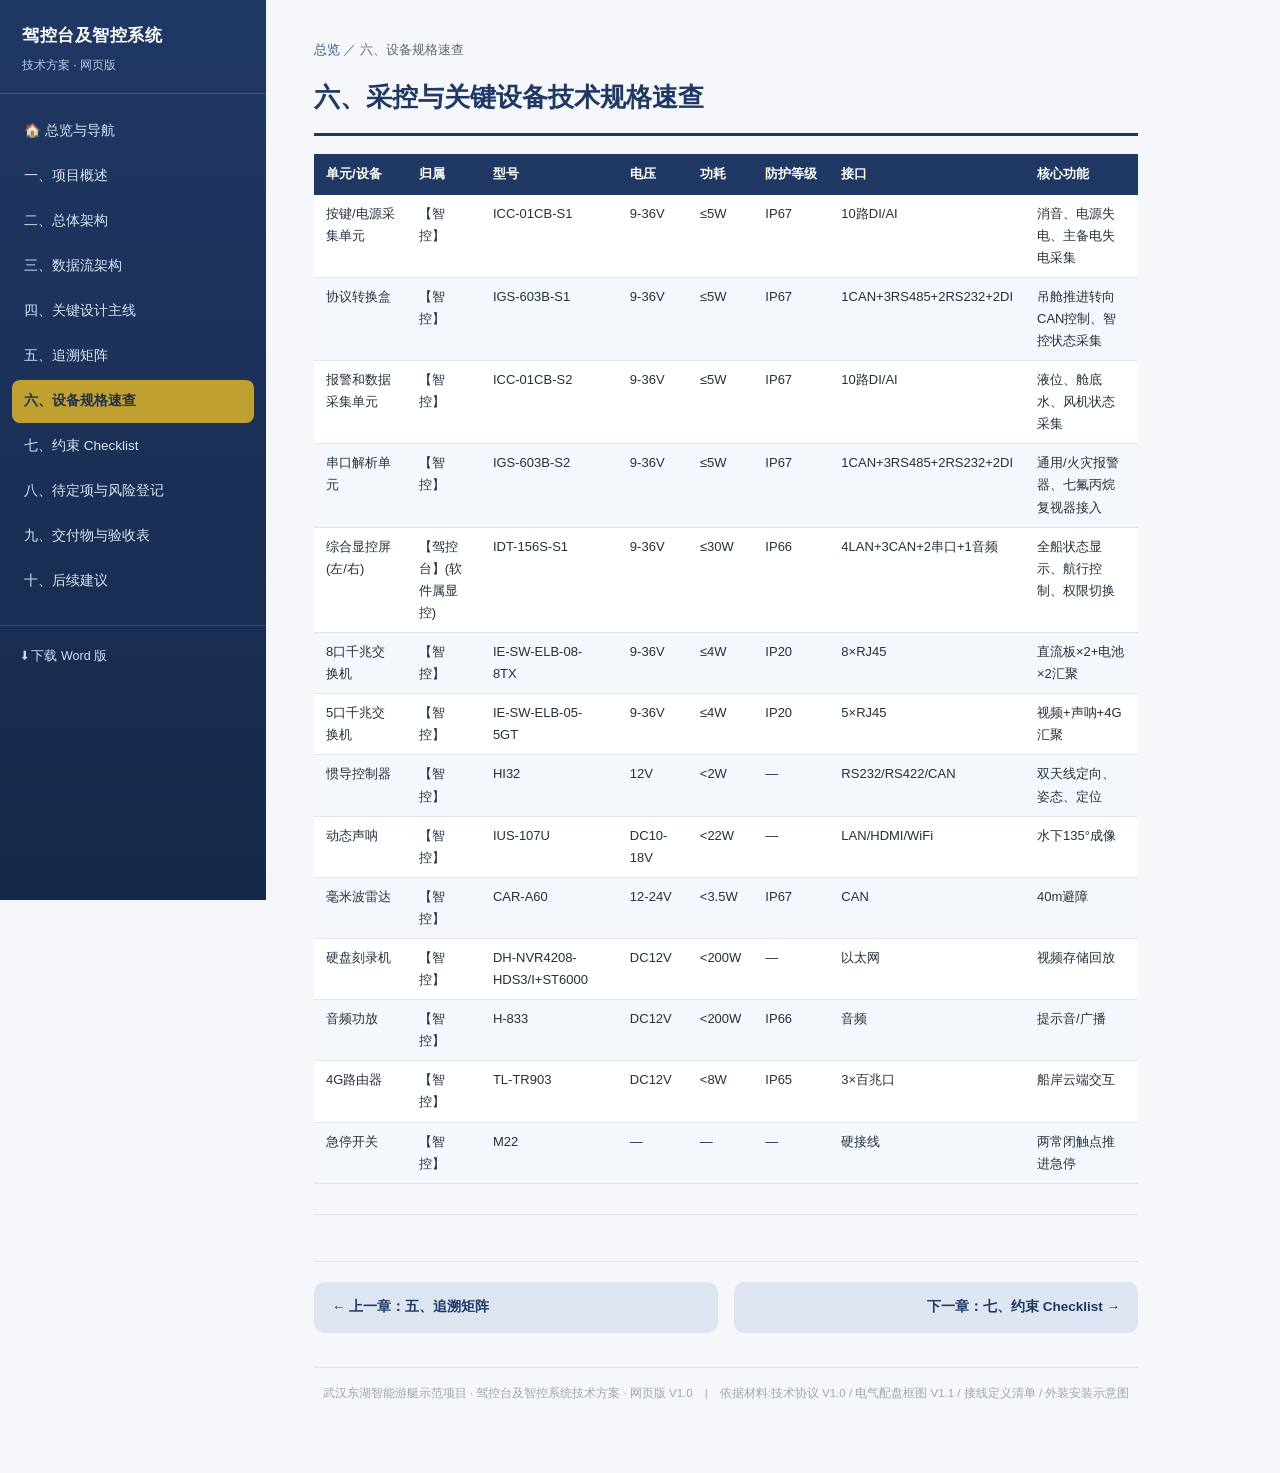
<file: projects/武汉东湖智能游艇示范项目/web/06-设备规格速查.html>
<!DOCTYPE html>
<html lang="zh-CN">
<head>
<meta charset="UTF-8">
<meta name="viewport" content="width=device-width, initial-scale=1.0">
<title>六、设备规格速查 · 驾控台及智控系统技术方案</title>
<link rel="stylesheet" href="assets/style.css">
</head>
<body>
<input type="checkbox" id="nav-toggle" class="nav-toggle-checkbox">
<label for="nav-toggle" class="nav-toggle-btn" aria-label="打开导航">☰ 目录</label>

<aside class="sidebar">
  <div class="brand">
    <div class="brand-title">驾控台及智控系统</div>
    <div class="brand-sub">技术方案 · 网页版</div>
  </div>
  <nav class="chapter-nav">
    <a class="nav-link " href="index.html">🏠 总览与导航</a>
    <a class="nav-link " href="01-项目概述.html">一、项目概述</a>
    <a class="nav-link " href="02-总体架构.html">二、总体架构</a>
    <a class="nav-link " href="03-数据流架构.html">三、数据流架构</a>
    <a class="nav-link " href="04-关键设计主线.html">四、关键设计主线</a>
    <a class="nav-link " href="05-追溯矩阵.html">五、追溯矩阵</a>
    <a class="nav-link active" href="06-设备规格速查.html">六、设备规格速查</a>
    <a class="nav-link " href="07-约束checklist.html">七、约束 Checklist</a>
    <a class="nav-link " href="08-待定项与风险.html">八、待定项与风险登记</a>
    <a class="nav-link " href="09-交付物与验收.html">九、交付物与验收表</a>
    <a class="nav-link " href="10-后续建议.html">十、后续建议</a>
  </nav>
  <div class="sidebar-footer">
    <a href="../驾控台及智控系统-技术方案.docx">⬇ 下载 Word 版</a>
  </div>
</aside>

<main class="content">
  <div class="breadcrumb"><a href="index.html">总览</a> ／ <span>六、设备规格速查</span></div>
  <h1 class="chapter-h1">六、采控与关键设备技术规格速查</h1><div class="table-wrap"><table>
<thead><tr><th>单元/设备</th><th>归属</th><th>型号</th><th>电压</th><th>功耗</th><th>防护等级</th><th>接口</th><th>核心功能</th></tr></thead>
<tbody>
<tr><td>按键/电源采集单元</td><td>【智控】</td><td>ICC-01CB-S1</td><td>9-36V</td><td>≤5W</td><td>IP67</td><td>10路DI/AI</td><td>消音、电源失电、主备电失电采集</td></tr>
<tr><td>协议转换盒</td><td>【智控】</td><td>IGS-603B-S1</td><td>9-36V</td><td>≤5W</td><td>IP67</td><td>1CAN+3RS485+2RS232+2DI</td><td>吊舱推进转向CAN控制、智控状态采集</td></tr>
<tr><td>报警和数据采集单元</td><td>【智控】</td><td>ICC-01CB-S2</td><td>9-36V</td><td>≤5W</td><td>IP67</td><td>10路DI/AI</td><td>液位、舱底水、风机状态采集</td></tr>
<tr><td>串口解析单元</td><td>【智控】</td><td>IGS-603B-S2</td><td>9-36V</td><td>≤5W</td><td>IP67</td><td>1CAN+3RS485+2RS232+2DI</td><td>通用/火灾报警器、七氟丙烷复视器接入</td></tr>
<tr><td>综合显控屏(左/右)</td><td>【驾控台】(软件属显控)</td><td>IDT-156S-S1</td><td>9-36V</td><td>≤30W</td><td>IP66</td><td>4LAN+3CAN+2串口+1音频</td><td>全船状态显示、航行控制、权限切换</td></tr>
<tr><td>8口千兆交换机</td><td>【智控】</td><td>IE-SW-ELB-08-8TX</td><td>9-36V</td><td>≤4W</td><td>IP20</td><td>8×RJ45</td><td>直流板×2+电池×2汇聚</td></tr>
<tr><td>5口千兆交换机</td><td>【智控】</td><td>IE-SW-ELB-05-5GT</td><td>9-36V</td><td>≤4W</td><td>IP20</td><td>5×RJ45</td><td>视频+声呐+4G汇聚</td></tr>
<tr><td>惯导控制器</td><td>【智控】</td><td>HI32</td><td>12V</td><td>&lt;2W</td><td>—</td><td>RS232/RS422/CAN</td><td>双天线定向、姿态、定位</td></tr>
<tr><td>动态声呐</td><td>【智控】</td><td>IUS-107U</td><td>DC10-18V</td><td>&lt;22W</td><td>—</td><td>LAN/HDMI/WiFi</td><td>水下135°成像</td></tr>
<tr><td>毫米波雷达</td><td>【智控】</td><td>CAR-A60</td><td>12-24V</td><td>&lt;3.5W</td><td>IP67</td><td>CAN</td><td>40m避障</td></tr>
<tr><td>硬盘刻录机</td><td>【智控】</td><td>DH-NVR4208-HDS3/I+ST6000</td><td>DC12V</td><td>&lt;200W</td><td>—</td><td>以太网</td><td>视频存储回放</td></tr>
<tr><td>音频功放</td><td>【智控】</td><td>H-833</td><td>DC12V</td><td>&lt;200W</td><td>IP66</td><td>音频</td><td>提示音/广播</td></tr>
<tr><td>4G路由器</td><td>【智控】</td><td>TL-TR903</td><td>DC12V</td><td>&lt;8W</td><td>IP65</td><td>3×百兆口</td><td>船岸云端交互</td></tr>
<tr><td>急停开关</td><td>【智控】</td><td>M22</td><td>—</td><td>—</td><td>—</td><td>硬接线</td><td>两常闭触点推进急停</td></tr>
</tbody></table></div>
<hr class="divider">
  <div class="prevnext">
<a class="pn-btn pn-prev" href="05-追溯矩阵.html">← 上一章：五、追溯矩阵</a>
<a class="pn-btn pn-next" href="07-约束checklist.html">下一章：七、约束 Checklist →</a>
</div>
  <footer class="page-footer">
    武汉东湖智能游艇示范项目 · 驾控台及智控系统技术方案 · 网页版 V1.0　|　依据材料:技术协议 V1.0 / 电气配盘框图 V1.1 / 接线定义清单 / 外装安装示意图
  </footer>
</main>
</body>
</html>
</file>
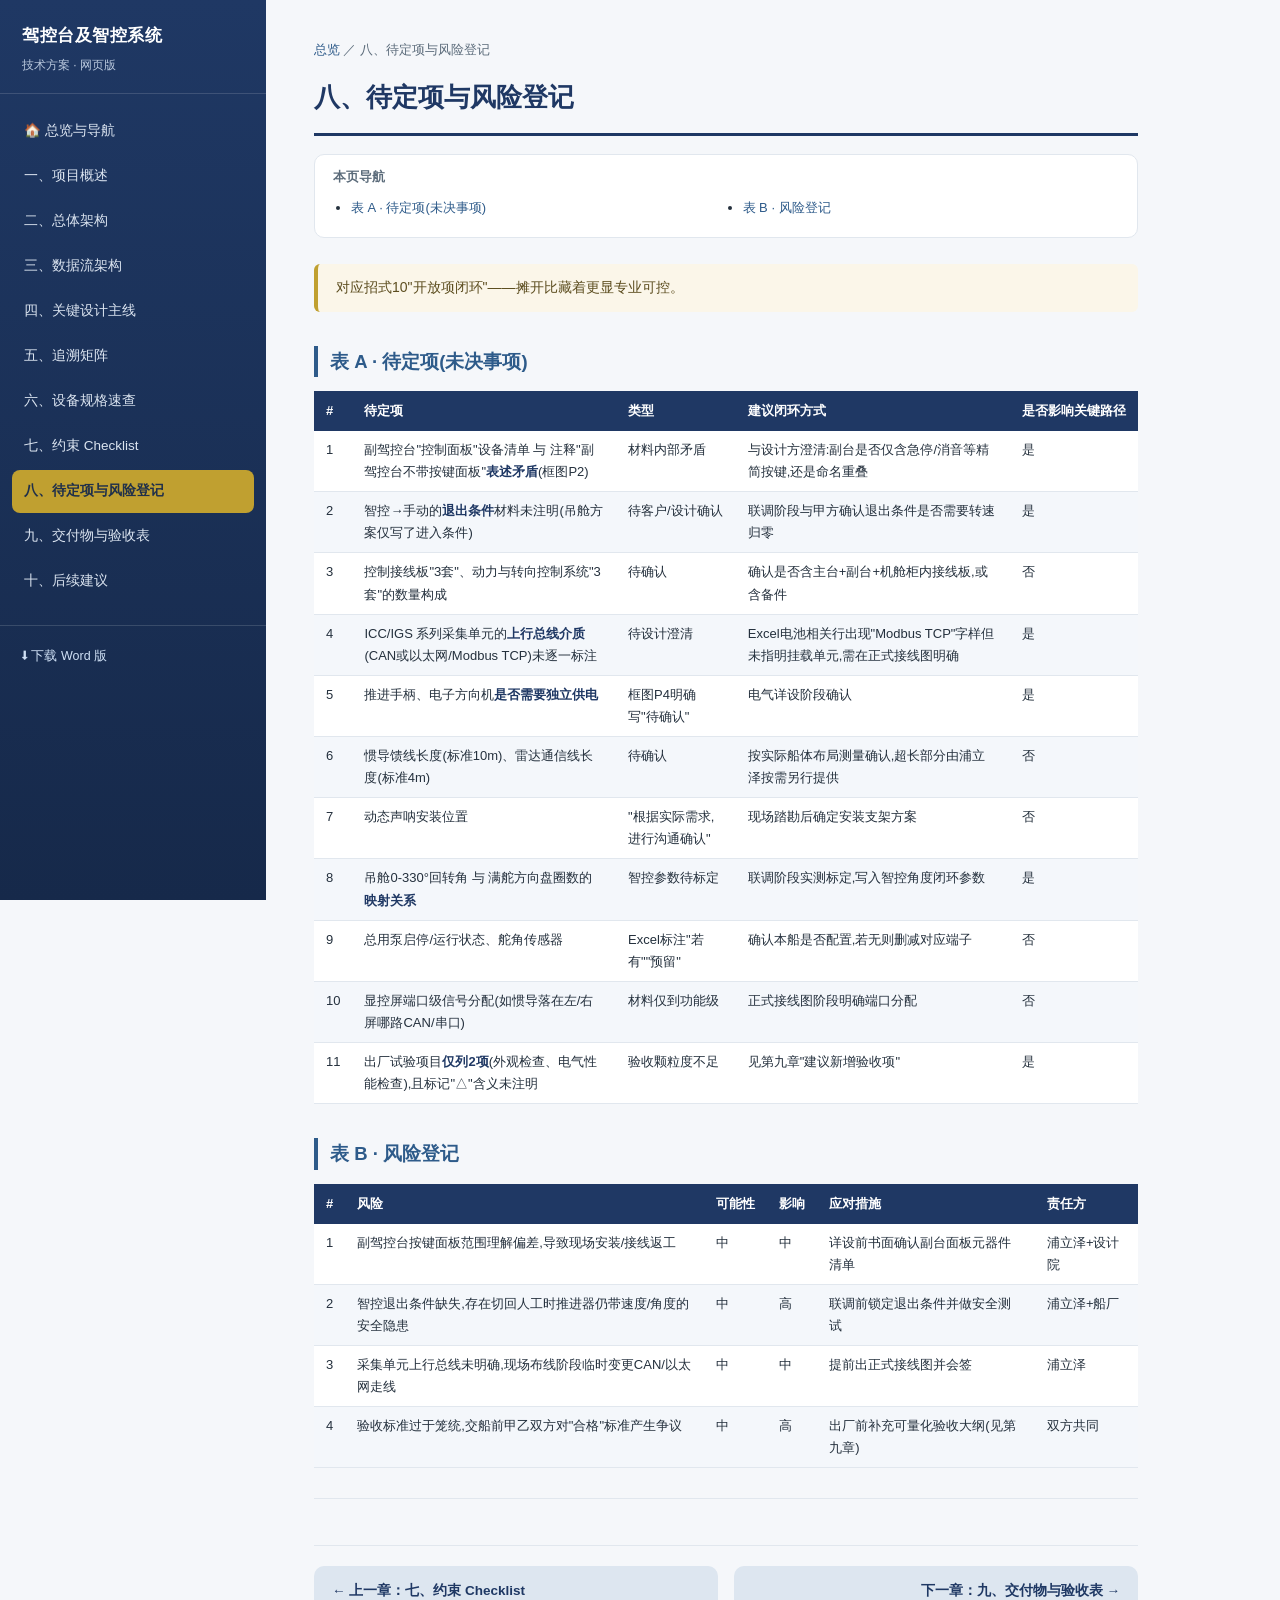
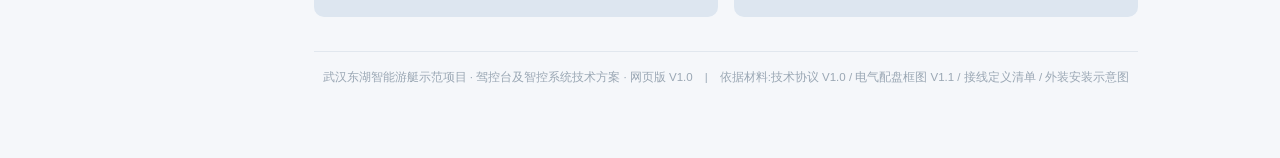
<file: projects/武汉东湖智能游艇示范项目/web/08-待定项与风险.html>
<!DOCTYPE html>
<html lang="zh-CN">
<head>
<meta charset="UTF-8">
<meta name="viewport" content="width=device-width, initial-scale=1.0">
<title>八、待定项与风险登记 · 驾控台及智控系统技术方案</title>
<link rel="stylesheet" href="assets/style.css">
</head>
<body>
<input type="checkbox" id="nav-toggle" class="nav-toggle-checkbox">
<label for="nav-toggle" class="nav-toggle-btn" aria-label="打开导航">☰ 目录</label>

<aside class="sidebar">
  <div class="brand">
    <div class="brand-title">驾控台及智控系统</div>
    <div class="brand-sub">技术方案 · 网页版</div>
  </div>
  <nav class="chapter-nav">
    <a class="nav-link " href="index.html">🏠 总览与导航</a>
    <a class="nav-link " href="01-项目概述.html">一、项目概述</a>
    <a class="nav-link " href="02-总体架构.html">二、总体架构</a>
    <a class="nav-link " href="03-数据流架构.html">三、数据流架构</a>
    <a class="nav-link " href="04-关键设计主线.html">四、关键设计主线</a>
    <a class="nav-link " href="05-追溯矩阵.html">五、追溯矩阵</a>
    <a class="nav-link " href="06-设备规格速查.html">六、设备规格速查</a>
    <a class="nav-link " href="07-约束checklist.html">七、约束 Checklist</a>
    <a class="nav-link active" href="08-待定项与风险.html">八、待定项与风险登记</a>
    <a class="nav-link " href="09-交付物与验收.html">九、交付物与验收表</a>
    <a class="nav-link " href="10-后续建议.html">十、后续建议</a>
  </nav>
  <div class="sidebar-footer">
    <a href="../驾控台及智控系统-技术方案.docx">⬇ 下载 Word 版</a>
  </div>
</aside>

<main class="content">
  <div class="breadcrumb"><a href="index.html">总览</a> ／ <span>八、待定项与风险登记</span></div>
  <h1 class="chapter-h1">八、待定项与风险登记</h1><nav class="mini-toc"><div class="mini-toc-title">本页导航</div><ul><li><a href="#sec-1">表 A · 待定项(未决事项)</a></li><li><a href="#sec-2">表 B · 风险登记</a></li></ul></nav><blockquote class="callout">对应招式10"开放项闭环"——摊开比藏着更显专业可控。</blockquote>
<h2 id="sec-1">表 A · 待定项(未决事项)</h2>
<div class="table-wrap"><table>
<thead><tr><th>#</th><th>待定项</th><th>类型</th><th>建议闭环方式</th><th>是否影响关键路径</th></tr></thead>
<tbody>
<tr><td>1</td><td>副驾控台"控制面板"设备清单 与 注释"副驾控台不带按键面板"<strong>表述矛盾</strong>(框图P2)</td><td>材料内部矛盾</td><td>与设计方澄清:副台是否仅含急停/消音等精简按键,还是命名重叠</td><td>是</td></tr>
<tr><td>2</td><td>智控→手动的<strong>退出条件</strong>材料未注明(吊舱方案仅写了进入条件)</td><td>待客户/设计确认</td><td>联调阶段与甲方确认退出条件是否需要转速归零</td><td>是</td></tr>
<tr><td>3</td><td>控制接线板"3套"、动力与转向控制系统"3套"的数量构成</td><td>待确认</td><td>确认是否含主台+副台+机舱柜内接线板,或含备件</td><td>否</td></tr>
<tr><td>4</td><td>ICC/IGS 系列采集单元的<strong>上行总线介质</strong>(CAN或以太网/Modbus TCP)未逐一标注</td><td>待设计澄清</td><td>Excel电池相关行出现"Modbus TCP"字样但未指明挂载单元,需在正式接线图明确</td><td>是</td></tr>
<tr><td>5</td><td>推进手柄、电子方向机<strong>是否需要独立供电</strong></td><td>框图P4明确写"待确认"</td><td>电气详设阶段确认</td><td>是</td></tr>
<tr><td>6</td><td>惯导馈线长度(标准10m)、雷达通信线长度(标准4m)</td><td>待确认</td><td>按实际船体布局测量确认,超长部分由浦立泽按需另行提供</td><td>否</td></tr>
<tr><td>7</td><td>动态声呐安装位置</td><td>"根据实际需求,进行沟通确认"</td><td>现场踏勘后确定安装支架方案</td><td>否</td></tr>
<tr><td>8</td><td>吊舱0-330°回转角 与 满舵方向盘圈数的<strong>映射关系</strong></td><td>智控参数待标定</td><td>联调阶段实测标定,写入智控角度闭环参数</td><td>是</td></tr>
<tr><td>9</td><td>总用泵启停/运行状态、舵角传感器</td><td>Excel标注"若有""预留"</td><td>确认本船是否配置,若无则删减对应端子</td><td>否</td></tr>
<tr><td>10</td><td>显控屏端口级信号分配(如惯导落在左/右屏哪路CAN/串口)</td><td>材料仅到功能级</td><td>正式接线图阶段明确端口分配</td><td>否</td></tr>
<tr><td>11</td><td>出厂试验项目<strong>仅列2项</strong>(外观检查、电气性能检查),且标记"△"含义未注明</td><td>验收颗粒度不足</td><td>见第九章"建议新增验收项"</td><td>是</td></tr>
</tbody></table></div>
<h2 id="sec-2">表 B · 风险登记</h2>
<div class="table-wrap"><table>
<thead><tr><th>#</th><th>风险</th><th>可能性</th><th>影响</th><th>应对措施</th><th>责任方</th></tr></thead>
<tbody>
<tr><td>1</td><td>副驾控台按键面板范围理解偏差,导致现场安装/接线返工</td><td>中</td><td>中</td><td>详设前书面确认副台面板元器件清单</td><td>浦立泽+设计院</td></tr>
<tr><td>2</td><td>智控退出条件缺失,存在切回人工时推进器仍带速度/角度的安全隐患</td><td>中</td><td>高</td><td>联调前锁定退出条件并做安全测试</td><td>浦立泽+船厂</td></tr>
<tr><td>3</td><td>采集单元上行总线未明确,现场布线阶段临时变更CAN/以太网走线</td><td>中</td><td>中</td><td>提前出正式接线图并会签</td><td>浦立泽</td></tr>
<tr><td>4</td><td>验收标准过于笼统,交船前甲乙双方对"合格"标准产生争议</td><td>中</td><td>高</td><td>出厂前补充可量化验收大纲(见第九章)</td><td>双方共同</td></tr>
</tbody></table></div>
<hr class="divider">
  <div class="prevnext">
<a class="pn-btn pn-prev" href="07-约束checklist.html">← 上一章：七、约束 Checklist</a>
<a class="pn-btn pn-next" href="09-交付物与验收.html">下一章：九、交付物与验收表 →</a>
</div>
  <footer class="page-footer">
    武汉东湖智能游艇示范项目 · 驾控台及智控系统技术方案 · 网页版 V1.0　|　依据材料:技术协议 V1.0 / 电气配盘框图 V1.1 / 接线定义清单 / 外装安装示意图
  </footer>
</main>
</body>
</html>
</file>
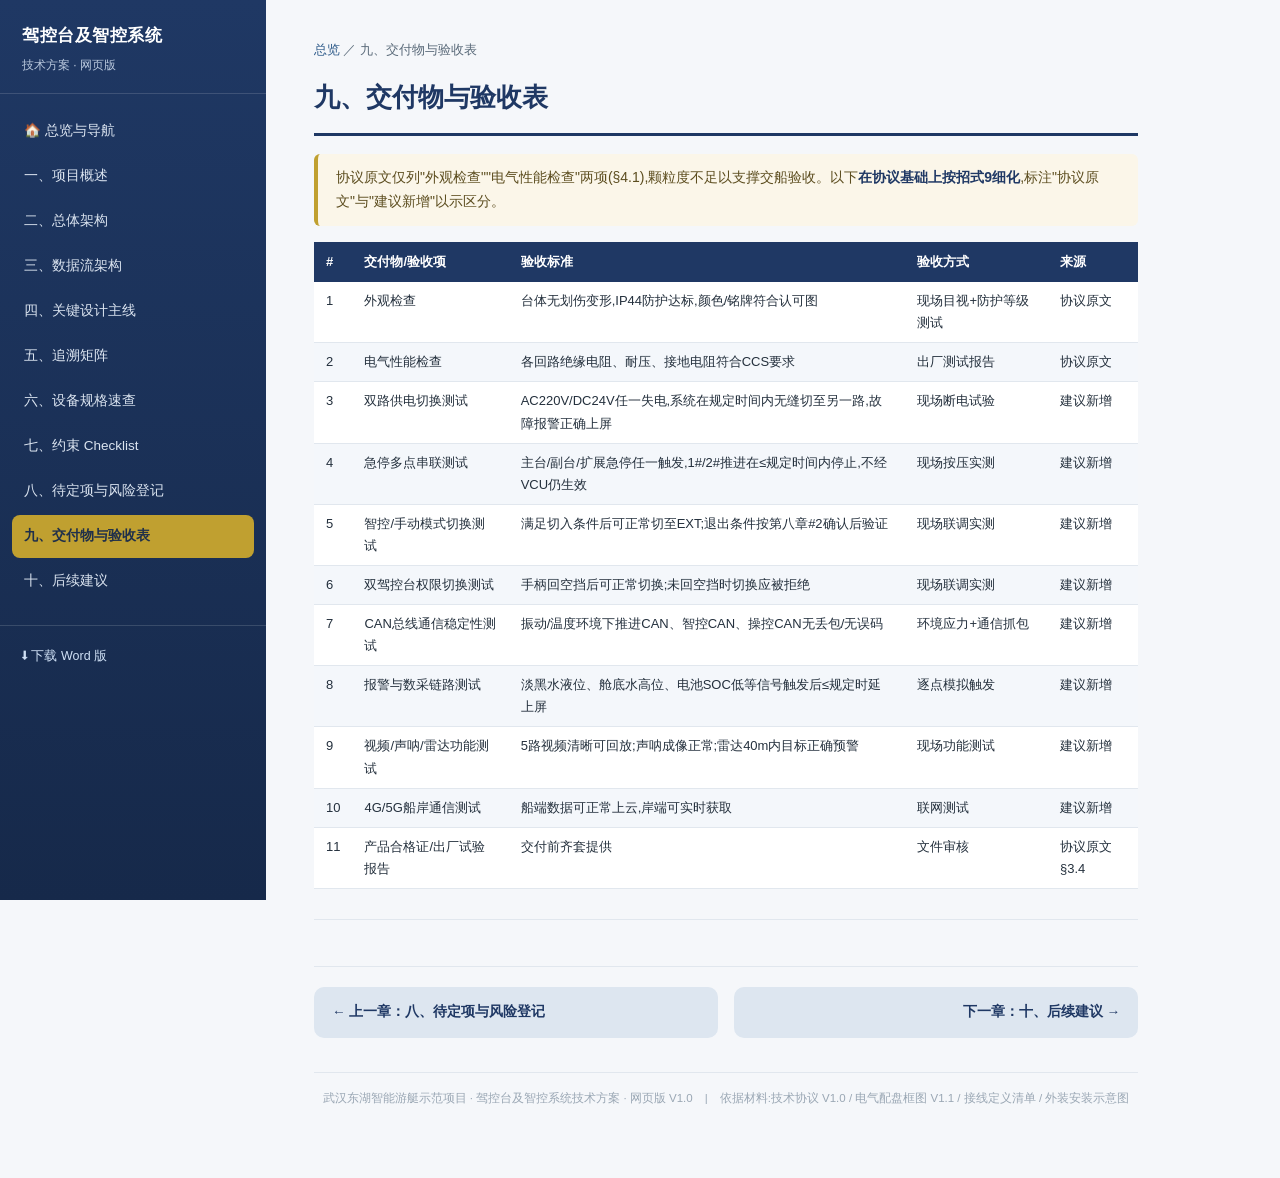
<file: projects/武汉东湖智能游艇示范项目/web/09-交付物与验收.html>
<!DOCTYPE html>
<html lang="zh-CN">
<head>
<meta charset="UTF-8">
<meta name="viewport" content="width=device-width, initial-scale=1.0">
<title>九、交付物与验收表 · 驾控台及智控系统技术方案</title>
<link rel="stylesheet" href="assets/style.css">
</head>
<body>
<input type="checkbox" id="nav-toggle" class="nav-toggle-checkbox">
<label for="nav-toggle" class="nav-toggle-btn" aria-label="打开导航">☰ 目录</label>

<aside class="sidebar">
  <div class="brand">
    <div class="brand-title">驾控台及智控系统</div>
    <div class="brand-sub">技术方案 · 网页版</div>
  </div>
  <nav class="chapter-nav">
    <a class="nav-link " href="index.html">🏠 总览与导航</a>
    <a class="nav-link " href="01-项目概述.html">一、项目概述</a>
    <a class="nav-link " href="02-总体架构.html">二、总体架构</a>
    <a class="nav-link " href="03-数据流架构.html">三、数据流架构</a>
    <a class="nav-link " href="04-关键设计主线.html">四、关键设计主线</a>
    <a class="nav-link " href="05-追溯矩阵.html">五、追溯矩阵</a>
    <a class="nav-link " href="06-设备规格速查.html">六、设备规格速查</a>
    <a class="nav-link " href="07-约束checklist.html">七、约束 Checklist</a>
    <a class="nav-link " href="08-待定项与风险.html">八、待定项与风险登记</a>
    <a class="nav-link active" href="09-交付物与验收.html">九、交付物与验收表</a>
    <a class="nav-link " href="10-后续建议.html">十、后续建议</a>
  </nav>
  <div class="sidebar-footer">
    <a href="../驾控台及智控系统-技术方案.docx">⬇ 下载 Word 版</a>
  </div>
</aside>

<main class="content">
  <div class="breadcrumb"><a href="index.html">总览</a> ／ <span>九、交付物与验收表</span></div>
  <h1 class="chapter-h1">九、交付物与验收表</h1><blockquote class="callout">协议原文仅列"外观检查""电气性能检查"两项(§4.1),颗粒度不足以支撑交船验收。以下<strong>在协议基础上按招式9细化</strong>,标注"协议原文"与"建议新增"以示区分。</blockquote>
<div class="table-wrap"><table>
<thead><tr><th>#</th><th>交付物/验收项</th><th>验收标准</th><th>验收方式</th><th>来源</th></tr></thead>
<tbody>
<tr><td>1</td><td>外观检查</td><td>台体无划伤变形,IP44防护达标,颜色/铭牌符合认可图</td><td>现场目视+防护等级测试</td><td>协议原文</td></tr>
<tr><td>2</td><td>电气性能检查</td><td>各回路绝缘电阻、耐压、接地电阻符合CCS要求</td><td>出厂测试报告</td><td>协议原文</td></tr>
<tr><td>3</td><td>双路供电切换测试</td><td>AC220V/DC24V任一失电,系统在规定时间内无缝切至另一路,故障报警正确上屏</td><td>现场断电试验</td><td>建议新增</td></tr>
<tr><td>4</td><td>急停多点串联测试</td><td>主台/副台/扩展急停任一触发,1#/2#推进在≤规定时间内停止,不经VCU仍生效</td><td>现场按压实测</td><td>建议新增</td></tr>
<tr><td>5</td><td>智控/手动模式切换测试</td><td>满足切入条件后可正常切至EXT;退出条件按第八章#2确认后验证</td><td>现场联调实测</td><td>建议新增</td></tr>
<tr><td>6</td><td>双驾控台权限切换测试</td><td>手柄回空挡后可正常切换;未回空挡时切换应被拒绝</td><td>现场联调实测</td><td>建议新增</td></tr>
<tr><td>7</td><td>CAN总线通信稳定性测试</td><td>振动/温度环境下推进CAN、智控CAN、操控CAN无丢包/无误码</td><td>环境应力+通信抓包</td><td>建议新增</td></tr>
<tr><td>8</td><td>报警与数采链路测试</td><td>淡黑水液位、舱底水高位、电池SOC低等信号触发后≤规定时延上屏</td><td>逐点模拟触发</td><td>建议新增</td></tr>
<tr><td>9</td><td>视频/声呐/雷达功能测试</td><td>5路视频清晰可回放;声呐成像正常;雷达40m内目标正确预警</td><td>现场功能测试</td><td>建议新增</td></tr>
<tr><td>10</td><td>4G/5G船岸通信测试</td><td>船端数据可正常上云,岸端可实时获取</td><td>联网测试</td><td>建议新增</td></tr>
<tr><td>11</td><td>产品合格证/出厂试验报告</td><td>交付前齐套提供</td><td>文件审核</td><td>协议原文§3.4</td></tr>
</tbody></table></div>
<hr class="divider">
  <div class="prevnext">
<a class="pn-btn pn-prev" href="08-待定项与风险.html">← 上一章：八、待定项与风险登记</a>
<a class="pn-btn pn-next" href="10-后续建议.html">下一章：十、后续建议 →</a>
</div>
  <footer class="page-footer">
    武汉东湖智能游艇示范项目 · 驾控台及智控系统技术方案 · 网页版 V1.0　|　依据材料:技术协议 V1.0 / 电气配盘框图 V1.1 / 接线定义清单 / 外装安装示意图
  </footer>
</main>
</body>
</html>
</file>
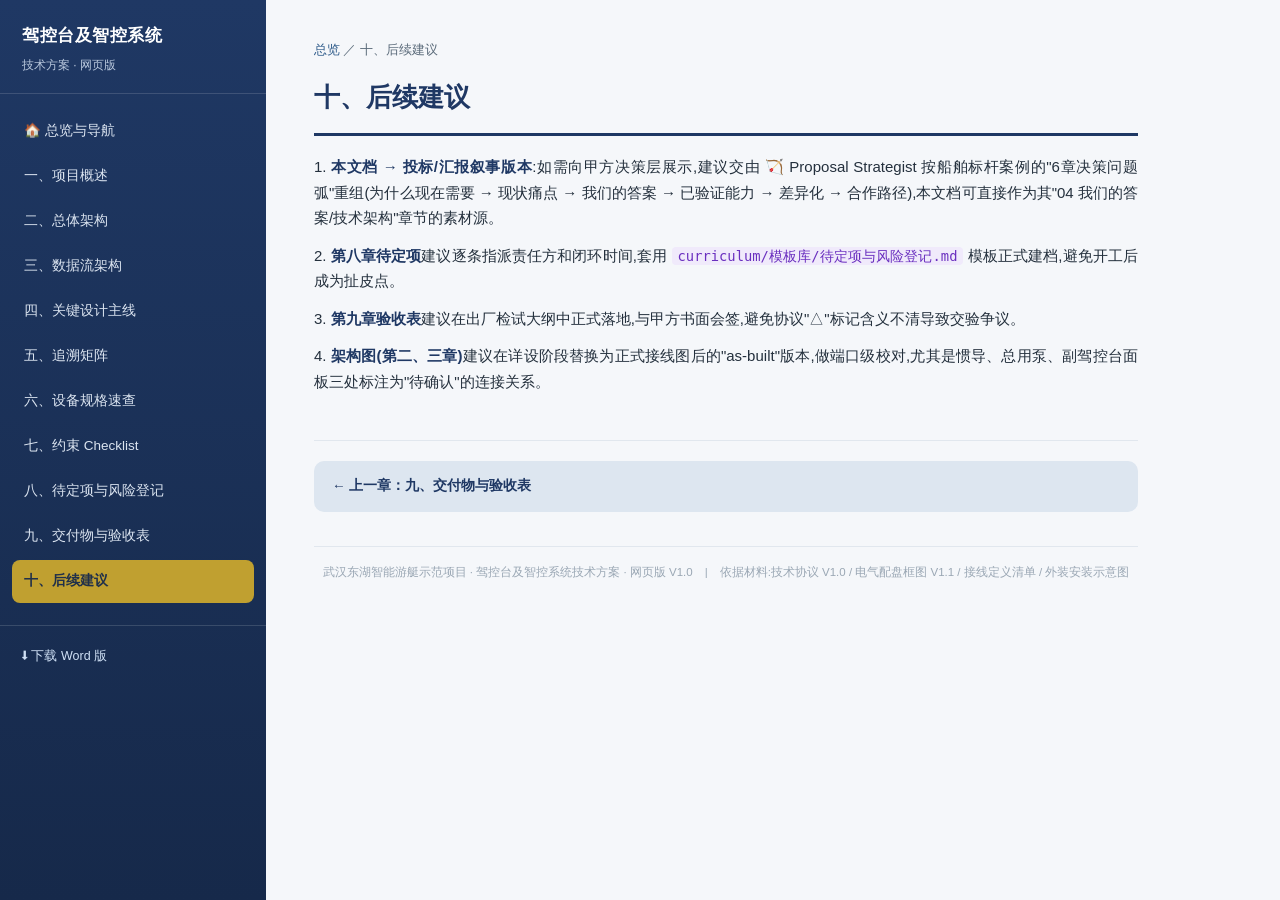
<file: projects/武汉东湖智能游艇示范项目/web/10-后续建议.html>
<!DOCTYPE html>
<html lang="zh-CN">
<head>
<meta charset="UTF-8">
<meta name="viewport" content="width=device-width, initial-scale=1.0">
<title>十、后续建议 · 驾控台及智控系统技术方案</title>
<link rel="stylesheet" href="assets/style.css">
</head>
<body>
<input type="checkbox" id="nav-toggle" class="nav-toggle-checkbox">
<label for="nav-toggle" class="nav-toggle-btn" aria-label="打开导航">☰ 目录</label>

<aside class="sidebar">
  <div class="brand">
    <div class="brand-title">驾控台及智控系统</div>
    <div class="brand-sub">技术方案 · 网页版</div>
  </div>
  <nav class="chapter-nav">
    <a class="nav-link " href="index.html">🏠 总览与导航</a>
    <a class="nav-link " href="01-项目概述.html">一、项目概述</a>
    <a class="nav-link " href="02-总体架构.html">二、总体架构</a>
    <a class="nav-link " href="03-数据流架构.html">三、数据流架构</a>
    <a class="nav-link " href="04-关键设计主线.html">四、关键设计主线</a>
    <a class="nav-link " href="05-追溯矩阵.html">五、追溯矩阵</a>
    <a class="nav-link " href="06-设备规格速查.html">六、设备规格速查</a>
    <a class="nav-link " href="07-约束checklist.html">七、约束 Checklist</a>
    <a class="nav-link " href="08-待定项与风险.html">八、待定项与风险登记</a>
    <a class="nav-link " href="09-交付物与验收.html">九、交付物与验收表</a>
    <a class="nav-link active" href="10-后续建议.html">十、后续建议</a>
  </nav>
  <div class="sidebar-footer">
    <a href="../驾控台及智控系统-技术方案.docx">⬇ 下载 Word 版</a>
  </div>
</aside>

<main class="content">
  <div class="breadcrumb"><a href="index.html">总览</a> ／ <span>十、后续建议</span></div>
  <h1 class="chapter-h1">十、后续建议</h1><p>1. <strong>本文档 → 投标/汇报叙事版本</strong>:如需向甲方决策层展示,建议交由 🏹 Proposal Strategist 按船舶标杆案例的"6章决策问题弧"重组(为什么现在需要 → 现状痛点 → 我们的答案 → 已验证能力 → 差异化 → 合作路径),本文档可直接作为其"04 我们的答案/技术架构"章节的素材源。</p>
<p>2. <strong>第八章待定项</strong>建议逐条指派责任方和闭环时间,套用 <code>curriculum/模板库/待定项与风险登记.md</code> 模板正式建档,避免开工后成为扯皮点。</p>
<p>3. <strong>第九章验收表</strong>建议在出厂检试大纲中正式落地,与甲方书面会签,避免协议"△"标记含义不清导致交验争议。</p>
<p>4. <strong>架构图(第二、三章)</strong>建议在详设阶段替换为正式接线图后的"as-built"版本,做端口级校对,尤其是惯导、总用泵、副驾控台面板三处标注为"待确认"的连接关系。</p>
  <div class="prevnext">
<a class="pn-btn pn-prev" href="09-交付物与验收.html">← 上一章：九、交付物与验收表</a>
</div>
  <footer class="page-footer">
    武汉东湖智能游艇示范项目 · 驾控台及智控系统技术方案 · 网页版 V1.0　|　依据材料:技术协议 V1.0 / 电气配盘框图 V1.1 / 接线定义清单 / 外装安装示意图
  </footer>
</main>
</body>
</html>
</file>
<file: projects/武汉东湖智能游艇示范项目/web/assets/style.css>
:root{
  --navy:#1F3864;
  --steel:#2E5B8A;
  --light-fill:#DDE6F0;
  --bg:#F5F7FA;
  --card-bg:#FFFFFF;
  --text:#24303D;
  --muted:#5B6B7A;
  --border:#E1E7EE;
  --gold:#C0A030;
  --sidebar-w:266px;
  --safe:#C0392B;
}

*{box-sizing:border-box;}
html,body{margin:0;padding:0;}
body{
  font-family:"PingFang SC","Microsoft YaHei","Noto Sans CJK SC","Helvetica Neue",Arial,sans-serif;
  background:var(--bg);
  color:var(--text);
  line-height:1.7;
  font-size:15px;
}

/* ---------- 侧边栏 ---------- */
.sidebar{
  position:fixed;
  top:0; left:0; bottom:0;
  width:var(--sidebar-w);
  background:linear-gradient(180deg,var(--navy) 0%, #16294a 100%);
  color:#fff;
  overflow-y:auto;
  padding:22px 0 16px;
  z-index:20;
}
.brand{padding:0 22px 18px; border-bottom:1px solid rgba(255,255,255,0.14); margin-bottom:10px;}
.brand-title{font-size:17px; font-weight:700; letter-spacing:.5px;}
.brand-sub{font-size:12px; color:#b9c8dd; margin-top:4px;}
.chapter-nav{display:flex; flex-direction:column; padding:6px 12px;}
.nav-link{
  display:block;
  color:#dbe4f0;
  text-decoration:none;
  padding:10px 12px;
  border-radius:8px;
  font-size:13.5px;
  margin-bottom:2px;
  transition:background .15s ease;
}
.nav-link:hover{background:rgba(255,255,255,0.10); color:#fff;}
.nav-link.active{background:var(--gold); color:#20304a; font-weight:700;}
.sidebar-footer{padding:16px 22px 0; margin-top:14px; border-top:1px solid rgba(255,255,255,0.14);}
.sidebar-footer a{color:#cfe0f5; font-size:12.5px; text-decoration:none;}
.sidebar-footer a:hover{text-decoration:underline;}

.nav-toggle-checkbox{display:none;}
.nav-toggle-btn{
  display:none;
  position:fixed; top:12px; left:12px; z-index:30;
  background:var(--navy); color:#fff;
  padding:8px 14px; border-radius:8px; font-size:13px;
  cursor:pointer;
}

/* ---------- 主内容 ---------- */
.content{
  margin-left:var(--sidebar-w);
  max-width:920px;
  padding:40px 48px 70px;
}
.breadcrumb{font-size:12.5px; color:var(--muted); margin-bottom:14px;}
.breadcrumb a{color:var(--steel); text-decoration:none;}
.breadcrumb a:hover{text-decoration:underline;}

.chapter-h1{
  font-size:26px;
  color:var(--navy);
  margin:0 0 18px;
  padding-bottom:14px;
  border-bottom:3px solid var(--navy);
}

h2{
  font-size:18.5px;
  color:var(--steel);
  margin:34px 0 12px;
  padding-left:12px;
  border-left:4px solid var(--steel);
}

p{margin:0 0 12px; text-align:justify; color:var(--text);}
strong{color:var(--navy);}
code{
  background:#F0EAFB; color:#6A2FBF;
  padding:1px 6px; border-radius:4px;
  font-size:.92em; font-family:Consolas,Menlo,monospace;
}

.mini-toc{
  background:var(--card-bg);
  border:1px solid var(--border);
  border-radius:10px;
  padding:12px 18px;
  margin:18px 0 26px;
}
.mini-toc-title{font-size:12.5px; color:var(--muted); font-weight:700; margin-bottom:8px;}
.mini-toc ul{margin:0; padding-left:18px; columns:2; -webkit-columns:2;}
.mini-toc li{font-size:13px; margin-bottom:6px;}
.mini-toc a{color:var(--steel); text-decoration:none;}
.mini-toc a:hover{text-decoration:underline;}

blockquote.callout{
  margin:16px 0;
  padding:12px 18px;
  background:#FBF6E9;
  border-left:4px solid var(--gold);
  border-radius:6px;
  color:#5c4d1f;
  font-size:14px;
}

.divider{border:none; border-top:1px solid var(--border); margin:30px 0;}

/* ---------- 表格 ---------- */
.table-wrap{overflow-x:auto; margin:14px 0 22px;}
table{
  width:100%;
  border-collapse:collapse;
  font-size:13px;
  background:var(--card-bg);
  box-shadow:0 1px 3px rgba(20,40,70,.06);
}
thead th{
  background:var(--navy);
  color:#fff;
  font-weight:600;
  padding:9px 12px;
  text-align:left;
  white-space:nowrap;
}
tbody td{
  padding:8px 12px;
  border-bottom:1px solid var(--border);
  vertical-align:top;
}
tbody tr:nth-child(even){background:#F4F7FB;}
tbody tr:hover{background:var(--light-fill);}

/* ---------- 图片 / 架构图 ---------- */
figure.diagram{
  margin:22px 0;
  text-align:center;
  background:var(--card-bg);
  border:1px solid var(--border);
  border-radius:12px;
  padding:18px;
}
figure.diagram img{
  max-width:100%;
  height:auto;
  border-radius:6px;
}
figure.diagram figcaption{
  margin-top:12px;
  font-size:13px;
  color:var(--steel);
  font-weight:700;
}

/* ---------- checklist ---------- */
ul.checklist{list-style:none; padding-left:4px; margin:8px 0 18px;}
ul.checklist li{
  display:flex; align-items:flex-start; gap:10px;
  padding:5px 0; font-size:14px;
}
ul.checklist .box{
  flex:0 0 16px; width:16px; height:16px; margin-top:3px;
  border:2px solid var(--steel); border-radius:4px;
  display:inline-block;
}

/* ---------- prev/next ---------- */
.prevnext{
  display:flex; justify-content:space-between; gap:16px;
  margin-top:46px; padding-top:20px; border-top:1px solid var(--border);
}
.pn-btn{
  flex:1;
  text-decoration:none;
  color:var(--navy);
  background:var(--light-fill);
  padding:14px 18px;
  border-radius:10px;
  font-size:13.5px;
  font-weight:600;
  transition:background .15s ease;
}
.pn-btn:hover{background:#c9d9ea;}
.pn-next{text-align:right;}

.page-footer{
  margin-top:34px; padding-top:16px; border-top:1px solid var(--border);
  font-size:11.5px; color:#9aa7b4; text-align:center;
}

/* ---------- 首页专属 ---------- */
.hero{
  background:linear-gradient(135deg,var(--navy),var(--steel));
  color:#fff;
  border-radius:16px;
  padding:38px 40px;
  margin-bottom:26px;
}
.hero-title{font-size:26px; font-weight:800; letter-spacing:.5px;}
.hero-sub{font-size:15px; color:#d7e3f2; margin-top:8px;}
.hero-quote{
  margin:20px 0 0; padding:14px 18px 14px 20px;
  background:rgba(255,255,255,.10);
  border-left:4px solid var(--gold);
  border-radius:8px;
  font-size:14px; line-height:1.8; color:#f2f6fb;
}
.hero-quote strong{color:#ffe9a8;}

.facts-grid{
  display:grid;
  grid-template-columns:repeat(auto-fit,minmax(260px,1fr));
  gap:12px;
  margin-bottom:36px;
}
.fact{
  background:var(--card-bg); border:1px solid var(--border); border-radius:10px;
  padding:12px 16px;
}
.fact-k{font-size:12px; color:var(--muted); font-weight:700; margin-bottom:4px;}
.fact-v{font-size:13.5px; color:var(--text);}

.section-block{margin-bottom:40px;}
.block-title{
  font-size:19px; color:var(--navy); margin:0 0 8px;
  padding-left:0; border-left:none;
}
.block-hint{color:var(--muted); font-size:13.5px; margin:0 0 16px;}

.team-grid{
  display:grid;
  grid-template-columns:repeat(auto-fit,minmax(250px,1fr));
  gap:16px;
}
.team-card{
  background:var(--card-bg); border:1px solid var(--border); border-radius:12px;
  padding:16px 18px;
}
.team-title{font-size:15px; font-weight:700; color:var(--navy); margin-bottom:4px;}
.team-desc{font-size:12.5px; color:var(--muted); margin-bottom:10px;}
.team-links{list-style:none; padding:0; margin:0;}
.team-links li{margin-bottom:6px;}
.team-links a{
  font-size:13px; color:var(--steel); text-decoration:none;
  display:inline-block; padding:4px 0;
}
.team-links a:hover{text-decoration:underline;}

.chapter-grid{
  display:grid;
  grid-template-columns:repeat(auto-fit,minmax(260px,1fr));
  gap:16px;
}
.chapter-card{
  display:block; text-decoration:none;
  background:var(--card-bg); border:1px solid var(--border); border-radius:12px;
  padding:18px 20px;
  transition:transform .15s ease, box-shadow .15s ease, border-color .15s ease;
}
.chapter-card:hover{
  transform:translateY(-2px);
  box-shadow:0 8px 20px rgba(20,40,70,.10);
  border-color:var(--steel);
}
.card-title{font-size:15.5px; font-weight:700; color:var(--navy); margin-bottom:6px;}
.card-desc{font-size:12.5px; color:var(--muted); min-height:34px;}
.card-arrow{font-size:12px; color:var(--steel); font-weight:700; margin-top:10px;}

/* ---------- 响应式 ---------- */
@media (max-width: 900px){
  .sidebar{
    transform:translateX(-100%);
    transition:transform .2s ease;
    width:78vw; max-width:300px;
    box-shadow:6px 0 24px rgba(0,0,0,.25);
  }
  .nav-toggle-checkbox:checked ~ .sidebar{transform:translateX(0);}
  .nav-toggle-btn{display:block;}
  .content{margin-left:0; padding:70px 20px 60px;}
  .mini-toc ul{columns:1;}
}
</file>
